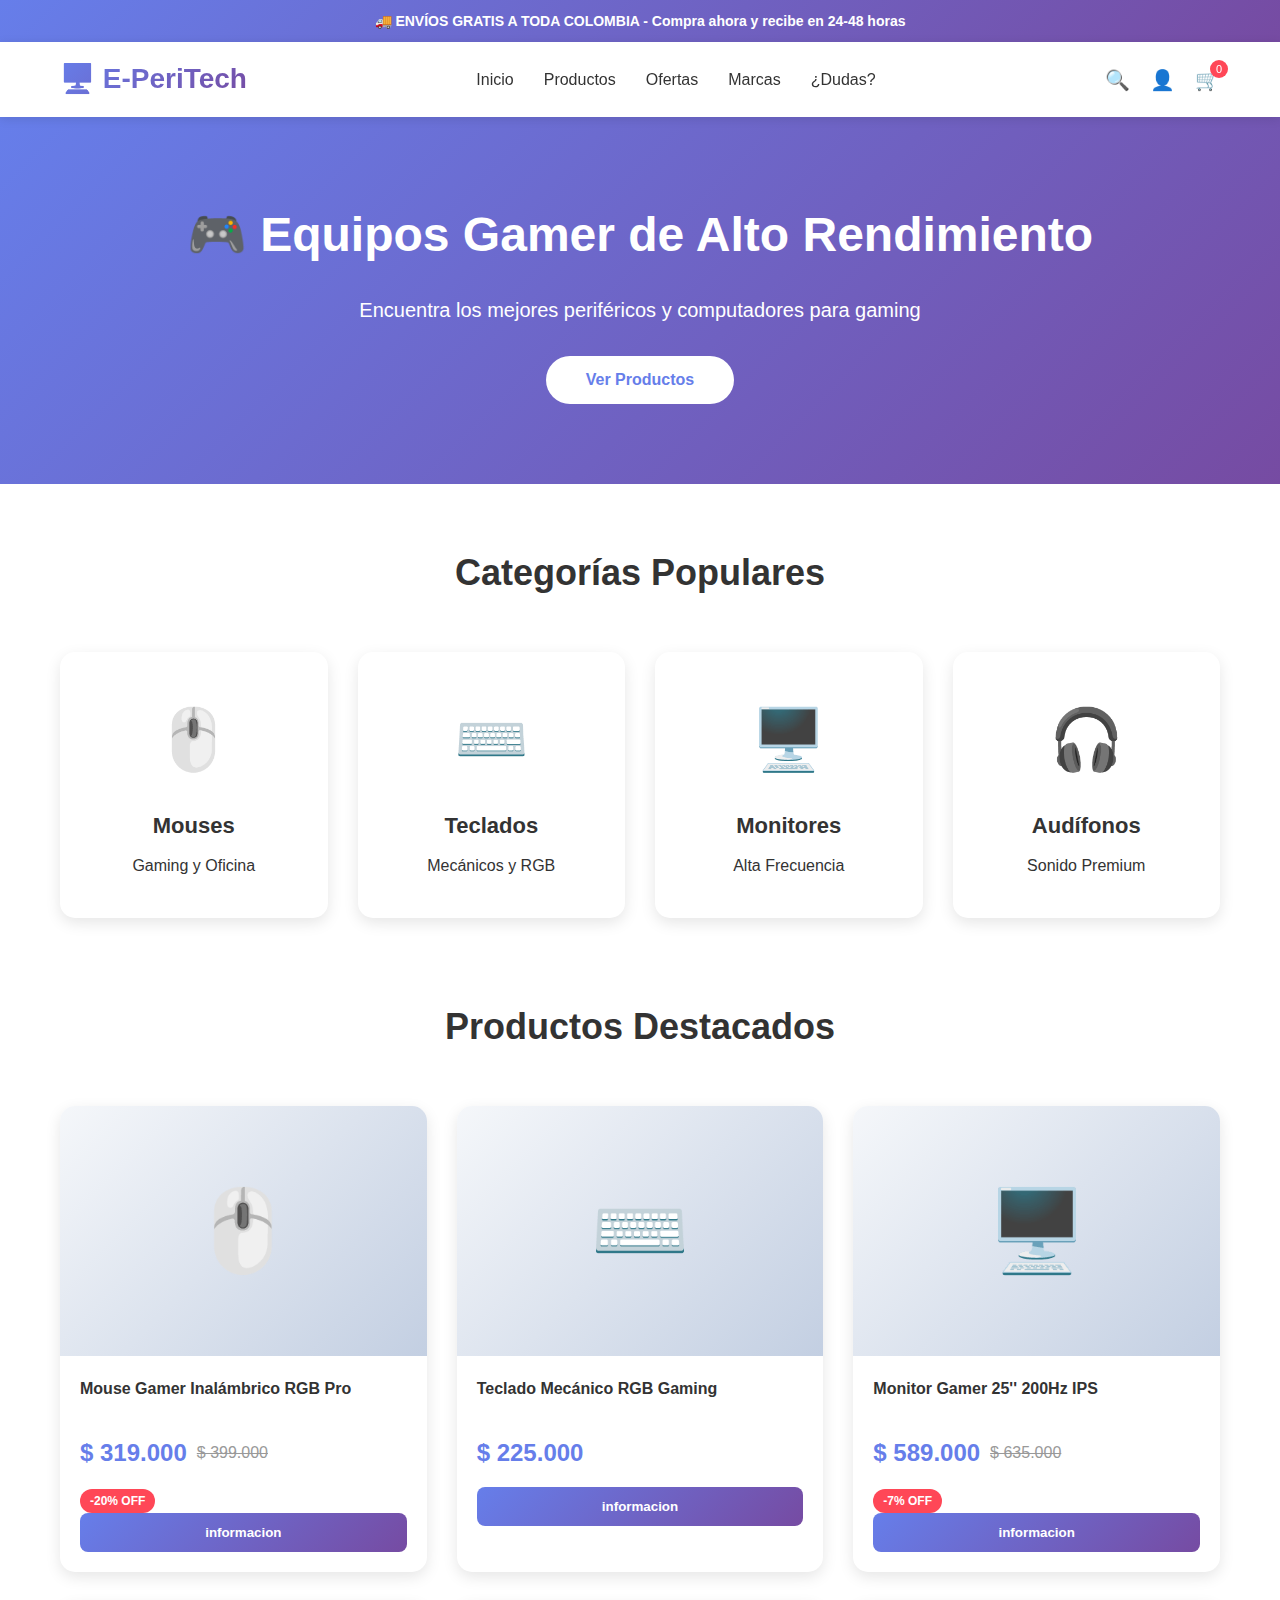
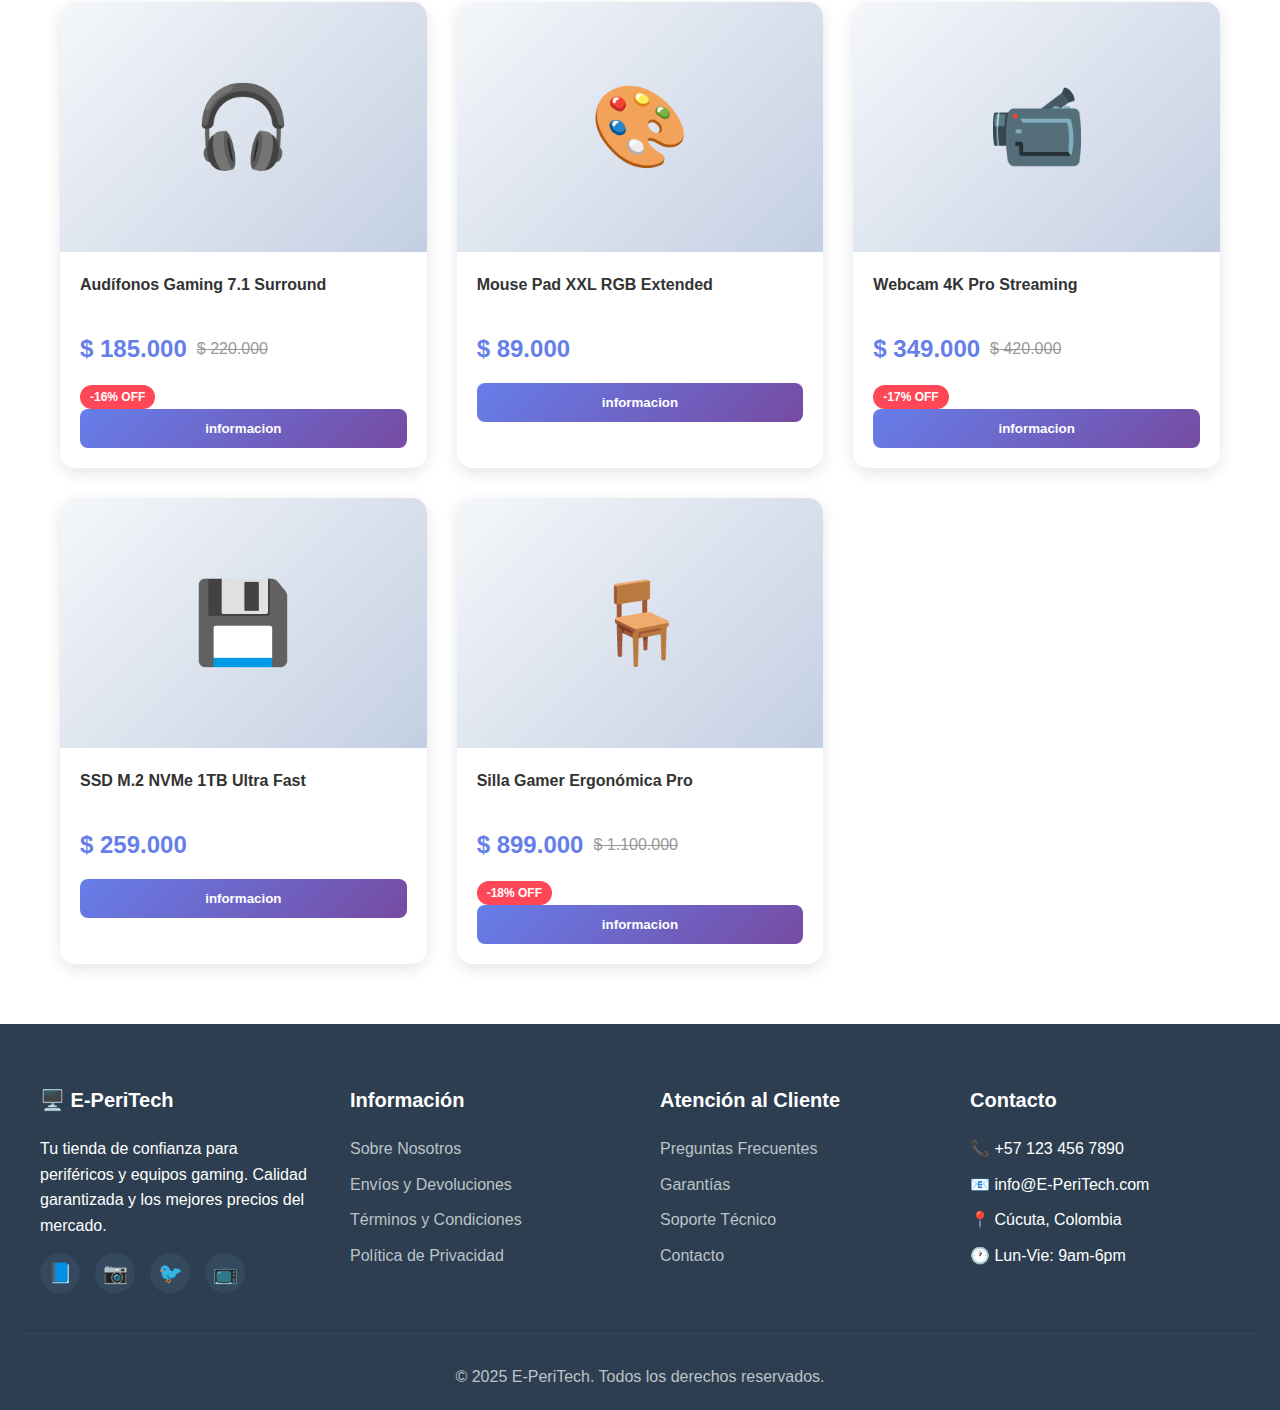
<file: index.html>
<!DOCTYPE html>
<html lang="es">
<head>
    <meta charset="UTF-8">
    <meta name="viewport" content="width=device-width, initial-scale=1.0">
    <title>SayTech - Periféricos y Computadores</title>
    <link rel="stylesheet" href="styles.css">
</head>
<body>
    <!-- Header Top -->
    <div class="header-top">
        🚚 ENVÍOS GRATIS A TODA COLOMBIA - Compra ahora y recibe en 24-48 horas
    </div>

    <!-- Header -->
    <header>
        <nav>
            <div class="logo">🖥️ E-PeriTech</div>
            
            <button class="mobile-menu-btn" onclick="toggleMenu()">☰</button>
            
            <ul class="nav-links" id="navLinks">
                <li><a href="index.html">Inicio</a></li>
                <li><a href="#productos">Productos</a></li>
                <li><a href="ofertas.html">Ofertas</a></li>
                <li><a href="marcas.html">Marcas</a></li>
                <li><a href="contacto.html">¿Dudas?</a></li>
            </ul>

            <div class="nav-icons">
                <button class="icon-btn" onclick="toggleSearch()">🔍</button>
                <button class="icon-btn" onclick="alert('Usuario')">👤</button>
                <button class="icon-btn" onclick="window.location.href='carrito.html'">
                    🛒
                    <span class="cart-count">0</span>
                </button>
            </div>
        </nav>
        
        <!-- Search Bar -->
        <div class="search-container" id="searchContainer">
            <div class="search-box">
                <input 
                    type="text" 
                    id="searchInput" 
                    placeholder="Buscar productos... (ej: mouse, teclado, monitor)" 
                    onkeyup="searchProducts()"
                >
                <button class="search-close-btn" onclick="toggleSearch()">✕</button>
            </div>
        </div>
    </header>

    <!-- Hero Banner -->
    <section class="hero">
        <h1>🎮 Equipos Gamer de Alto Rendimiento</h1>
        <p>Encuentra los mejores periféricos y computadores para gaming</p>
        <button class="btn-primary" onclick="scrollToProducts()">Ver Productos</button>
    </section>

    <!-- Categories -->
    <div class="container">
        <h2 class="section-title">Categorías Populares</h2>
        <div class="categories">
            <div class="category-card" onclick="filterCategory('mouse')">
                <div class="category-icon">🖱️</div>
                <h3>Mouses</h3>
                <p>Gaming y Oficina</p>
            </div>
            <div class="category-card" onclick="filterCategory('teclado')">
                <div class="category-icon">⌨️</div>
                <h3>Teclados</h3>
                <p>Mecánicos y RGB</p>
            </div>
            <div class="category-card" onclick="filterCategory('monitor')">
                <div class="category-icon">🖥️</div>
                <h3>Monitores</h3>
                <p>Alta Frecuencia</p>
            </div>
            <div class="category-card" onclick="filterCategory('audifonos')">
                <div class="category-icon">🎧</div>
                <h3>Audífonos</h3>
                <p>Sonido Premium</p>
            </div>
        </div>

        <!-- Products -->
        <h2 class="section-title" id="productos">Productos Destacados</h2>
        <div class="search-info" id="searchInfo"></div>
        <div class="products-grid" id="productsGrid">
            <!-- Products will be inserted here by JavaScript -->
        </div>
    </div>

    <!-- Footer -->
    <footer>
        <div class="footer-content">
            <div class="footer-section">
                <h3>🖥️ E-PeriTech</h3>
                <p>Tu tienda de confianza para periféricos y equipos gaming. Calidad garantizada y los mejores precios del mercado.</p>
                <div class="social-icons">
                    <div class="social-icon">📘</div>
                    <div class="social-icon">📷</div>
                    <div class="social-icon">🐦</div>
                    <div class="social-icon">📺</div>
                </div>
            </div>
            
            <div class="footer-section">
                <h3>Información</h3>
                <ul>
                    <li><a href="#">Sobre Nosotros</a></li>
                    <li><a href="#">Envíos y Devoluciones</a></li>
                    <li><a href="#">Términos y Condiciones</a></li>
                    <li><a href="#">Política de Privacidad</a></li>
                </ul>
            </div>
            
            <div class="footer-section">
                <h3>Atención al Cliente</h3>
                <ul>
                    <li><a href="#">Preguntas Frecuentes</a></li>
                    <li><a href="#">Garantías</a></li>
                    <li><a href="#">Soporte Técnico</a></li>
                    <li><a href="#">Contacto</a></li>
                </ul>
            </div>
            
            <div class="footer-section">
                <h3>Contacto</h3>
                <ul>
                    <li>📞 +57 123 456 7890</li>
                    <li>📧 info@E-PeriTech.com</li>
                    <li>📍 Cúcuta, Colombia</li>
                    <li>🕐 Lun-Vie: 9am-6pm</li>
                </ul>
            </div>
        </div>
        
        <div class="footer-bottom">
            <p>&copy; 2025 E-PeriTech. Todos los derechos reservados.</p>
        </div>
    </footer>

    <script src="script.js"></script>
</body>
</html>
</file>
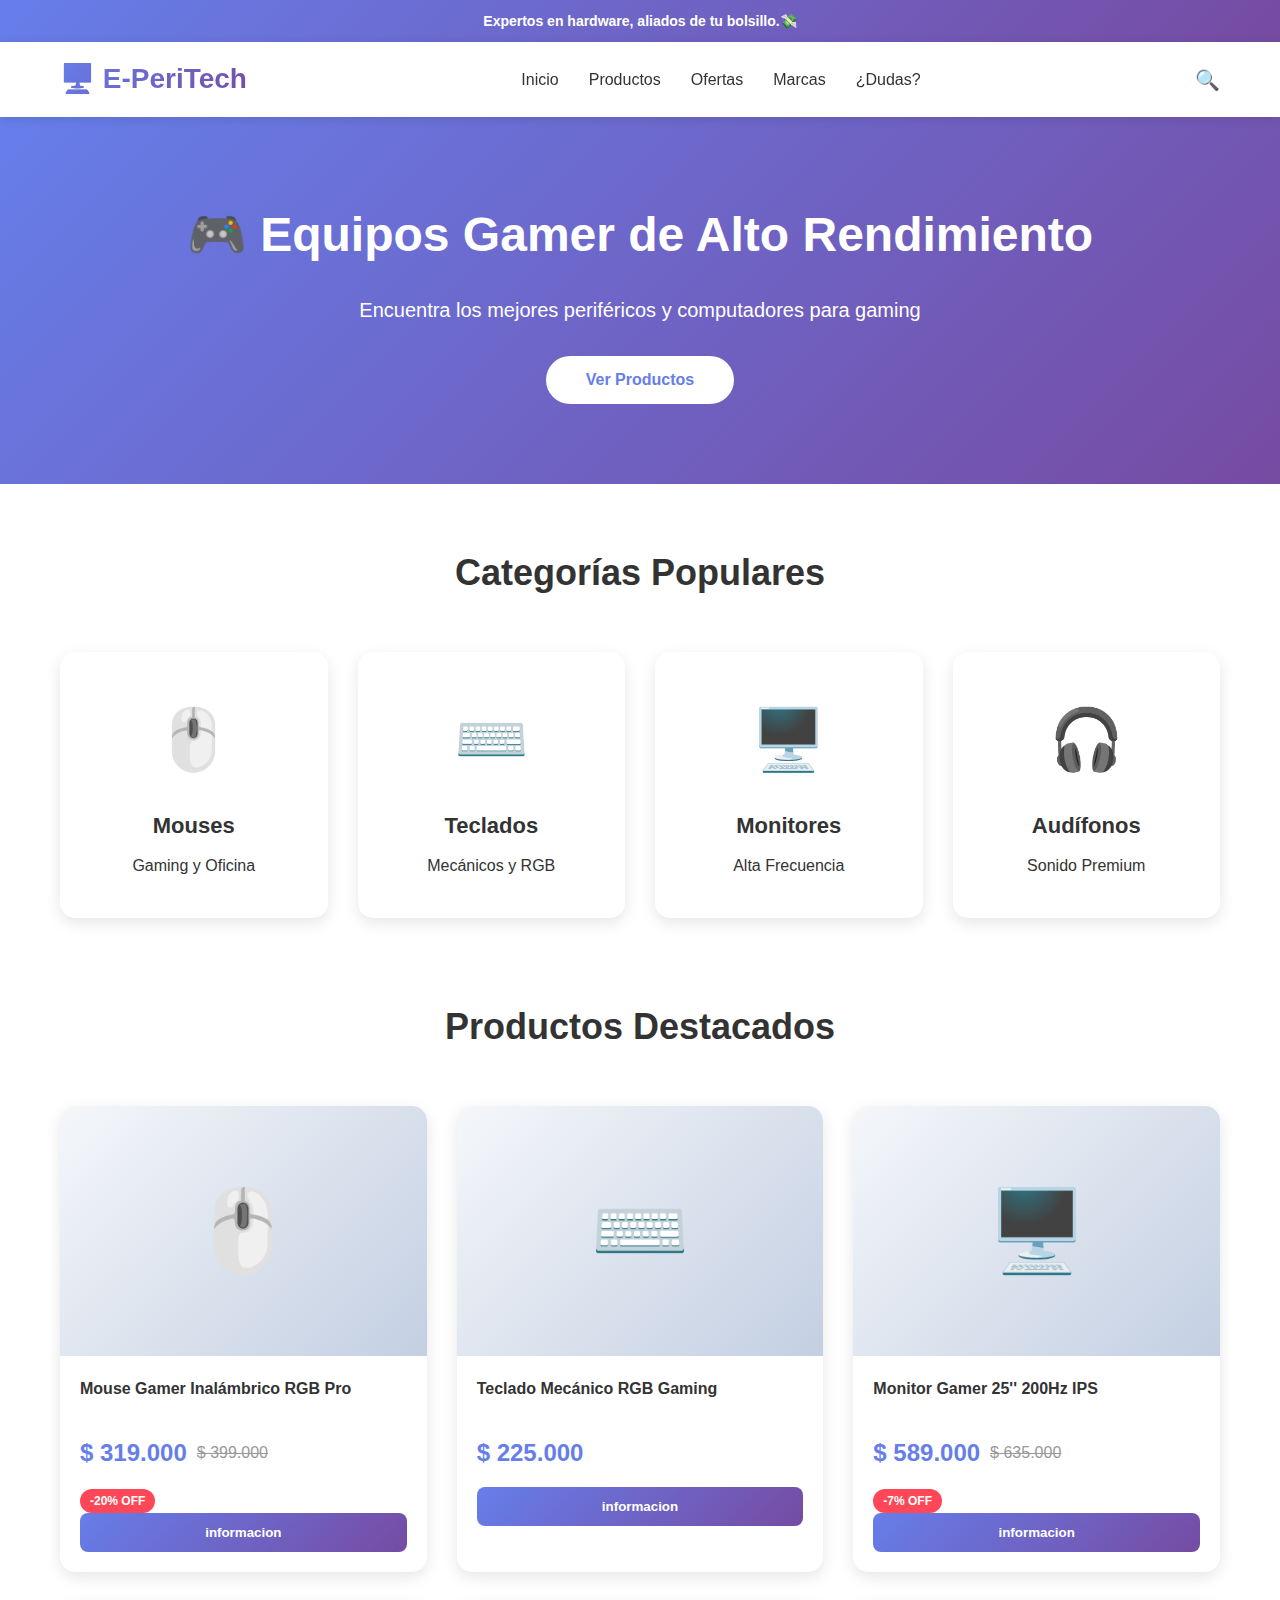
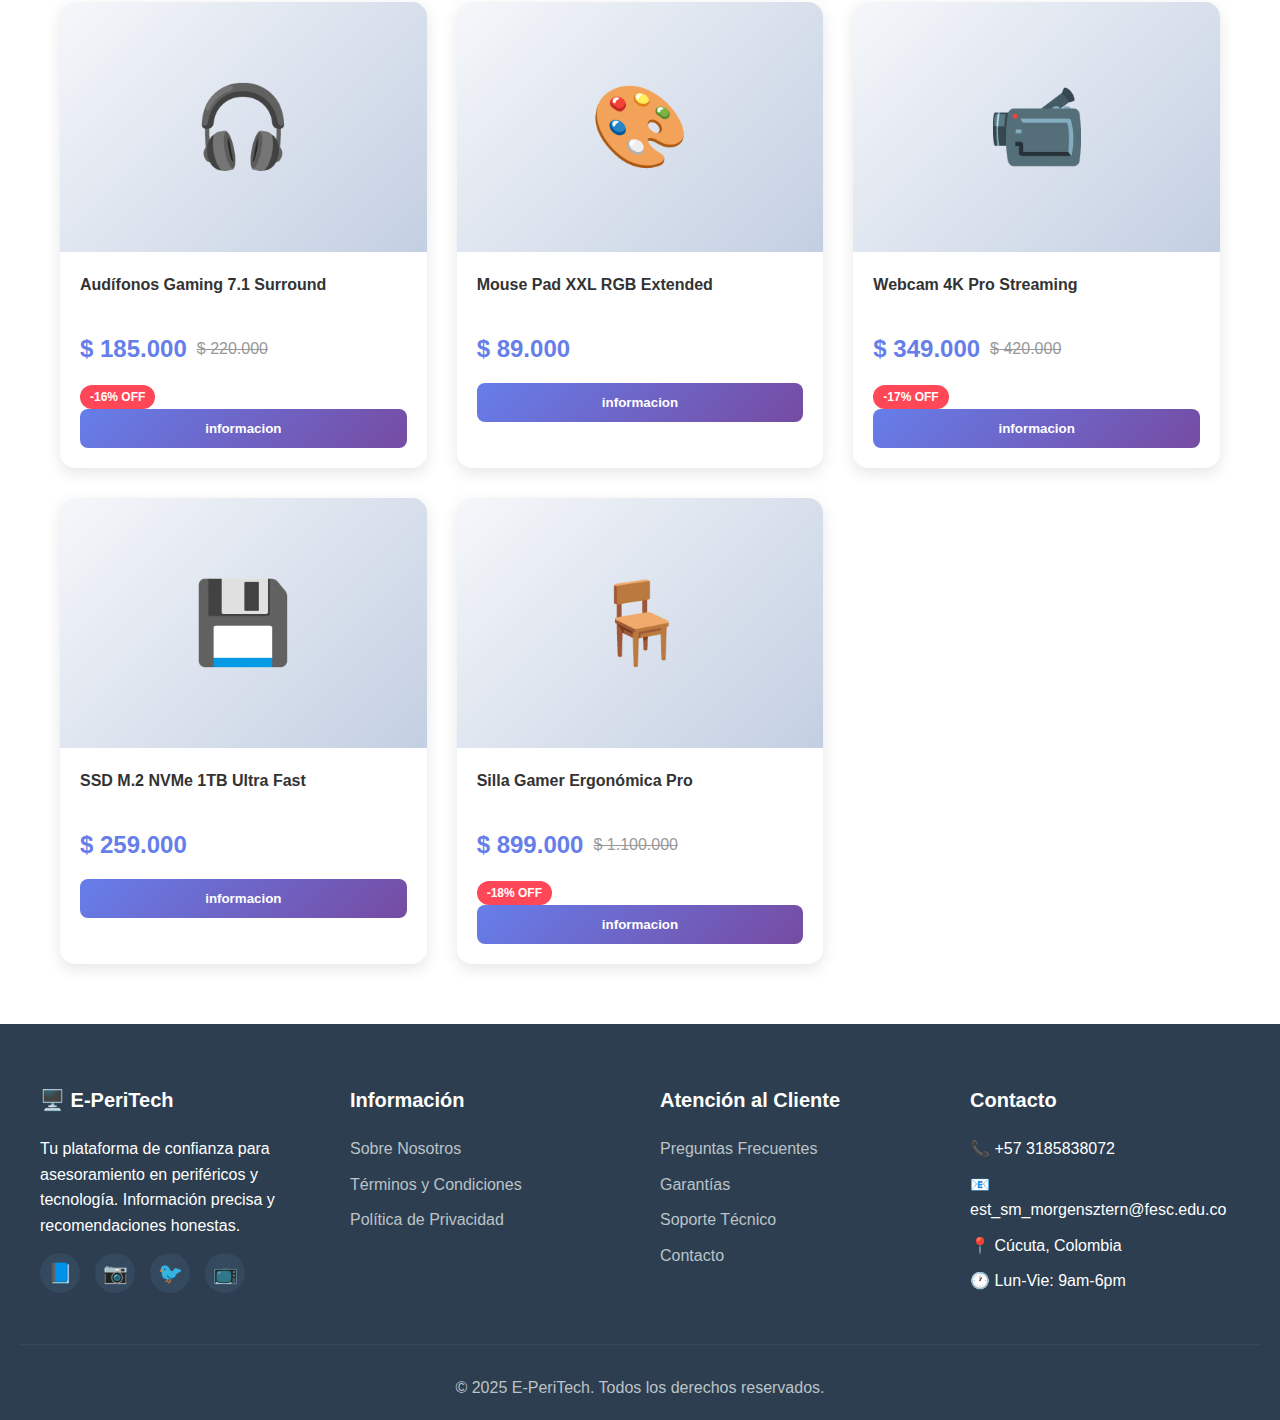
<file: busqueda.html>
<!DOCTYPE html>
<html lang="es">
<head>
    <meta charset="UTF-8">
    <meta name="viewport" content="width=device-width, initial-scale=1.0">
    <title>E-PeriTech - Periféricos y Computadores</title>
    <link rel="stylesheet" href="styles.css">
</head>
<body>
    <!-- Header Top -->
    <div class="header-top">
        Expertos en hardware, aliados de tu bolsillo.💸
    </div>

    <!-- Header -->
    <header>
        <nav>
            <div class="logo">🖥️ E-PeriTech</div>
            
            <button class="mobile-menu-btn" onclick="toggleMenu()">☰</button>
            
            <ul class="nav-links" id="navLinks">
                <li><a href="index.html">Inicio</a></li>
                <li><a href="producto.html">Productos</a></li>
                <li><a href="ofertas.html">Ofertas</a></li>
                <li><a href="marcas.html">Marcas</a></li>
                <li><a href="contacto.html">¿Dudas?</a></li>
            </ul>

            <div class="nav-icons">
                <button class="icon-btn" onclick="toggleSearch()">🔍</button>
                </button>
            </div>
        </nav>
    </header>

    <!-- Hero Banner -->
    <section class="hero">
        <h1>🎮 Equipos Gamer de Alto Rendimiento</h1>
        <p>Encuentra los mejores periféricos y computadores para gaming</p>
        <button class="btn-primary" onclick="scrollToProducts()">Ver Productos</button>
    </section>

    <!-- Categories -->
    <div class="container">
        <h2 class="section-title">Categorías Populares</h2>
        <div class="categories">
            <div class="category-card" onclick="filterCategory('mouse')">
                <div class="category-icon">🖱️</div>
                <h3>Mouses</h3>
                <p>Gaming y Oficina</p>
            </div>
            <div class="category-card" onclick="filterCategory('teclado')">
                <div class="category-icon">⌨️</div>
                <h3>Teclados</h3>
                <p>Mecánicos y RGB</p>
            </div>
            <div class="category-card" onclick="filterCategory('monitor')">
                <div class="category-icon">🖥️</div>
                <h3>Monitores</h3>
                <p>Alta Frecuencia</p>
            </div>
            <div class="category-card" onclick="filterCategory('audifonos')">
                <div class="category-icon">🎧</div>
                <h3>Audífonos</h3>
                <p>Sonido Premium</p>
            </div>
        </div>

        <!-- Products -->
        <h2 class="section-title" id="productos">Productos Destacados</h2>
        <div class="products-grid" id="productsGrid">
            <!-- Products will be inserted here by JavaScript -->
        </div>
    </div>

    <!-- Footer -->
    <footer>
        <div class="footer-content">
            <div class="footer-section">
                <h3>🖥️ E-PeriTech</h3>
                <p>Tu plataforma de confianza para asesoramiento en periféricos y tecnología. Información precisa y recomendaciones honestas.</p>
                <div class="social-icons">
                    <div class="social-icon">📘</div>
                    <div class="social-icon">📷</div>
                    <div class="social-icon">🐦</div>
                    <div class="social-icon">📺</div>
                </div>
            </div>
            
            <div class="footer-section">
                <h3>Información</h3>
                <ul>
                    <li><a href="nosotros.html">Sobre Nosotros</a></li>
                    <li><a href="terminos.html">Términos y Condiciones</a></li>
                    <li><a href="faq.html">Política de Privacidad</a></li>
                </ul>
            </div>
            
            <div class="footer-section">
                <h3>Atención al Cliente</h3>
                <ul>
                    <li><a href="#">Preguntas Frecuentes</a></li>
                    <li><a href="#">Garantías</a></li>
                    <li><a href="#">Soporte Técnico</a></li>
                    <li><a href="#">Contacto</a></li>
                </ul>
            </div>
            
            <div class="footer-section">
                <h3>Contacto</h3>
                <ul>
                    <li>📞 +57 3185838072</li>
                    <li>📧est_sm_morgensztern@fesc.edu.co</li>
                    <li>📍 Cúcuta, Colombia</li>
                    <li>🕐 Lun-Vie: 9am-6pm</li>
                </ul>
            </div>
        </div>
        
        <div class="footer-bottom">
            <p>&copy; 2025 E-PeriTech. Todos los derechos reservados.</p>
        </div>
    </footer>

    <script src="script.js"></script>
</body>
</html>
</file>
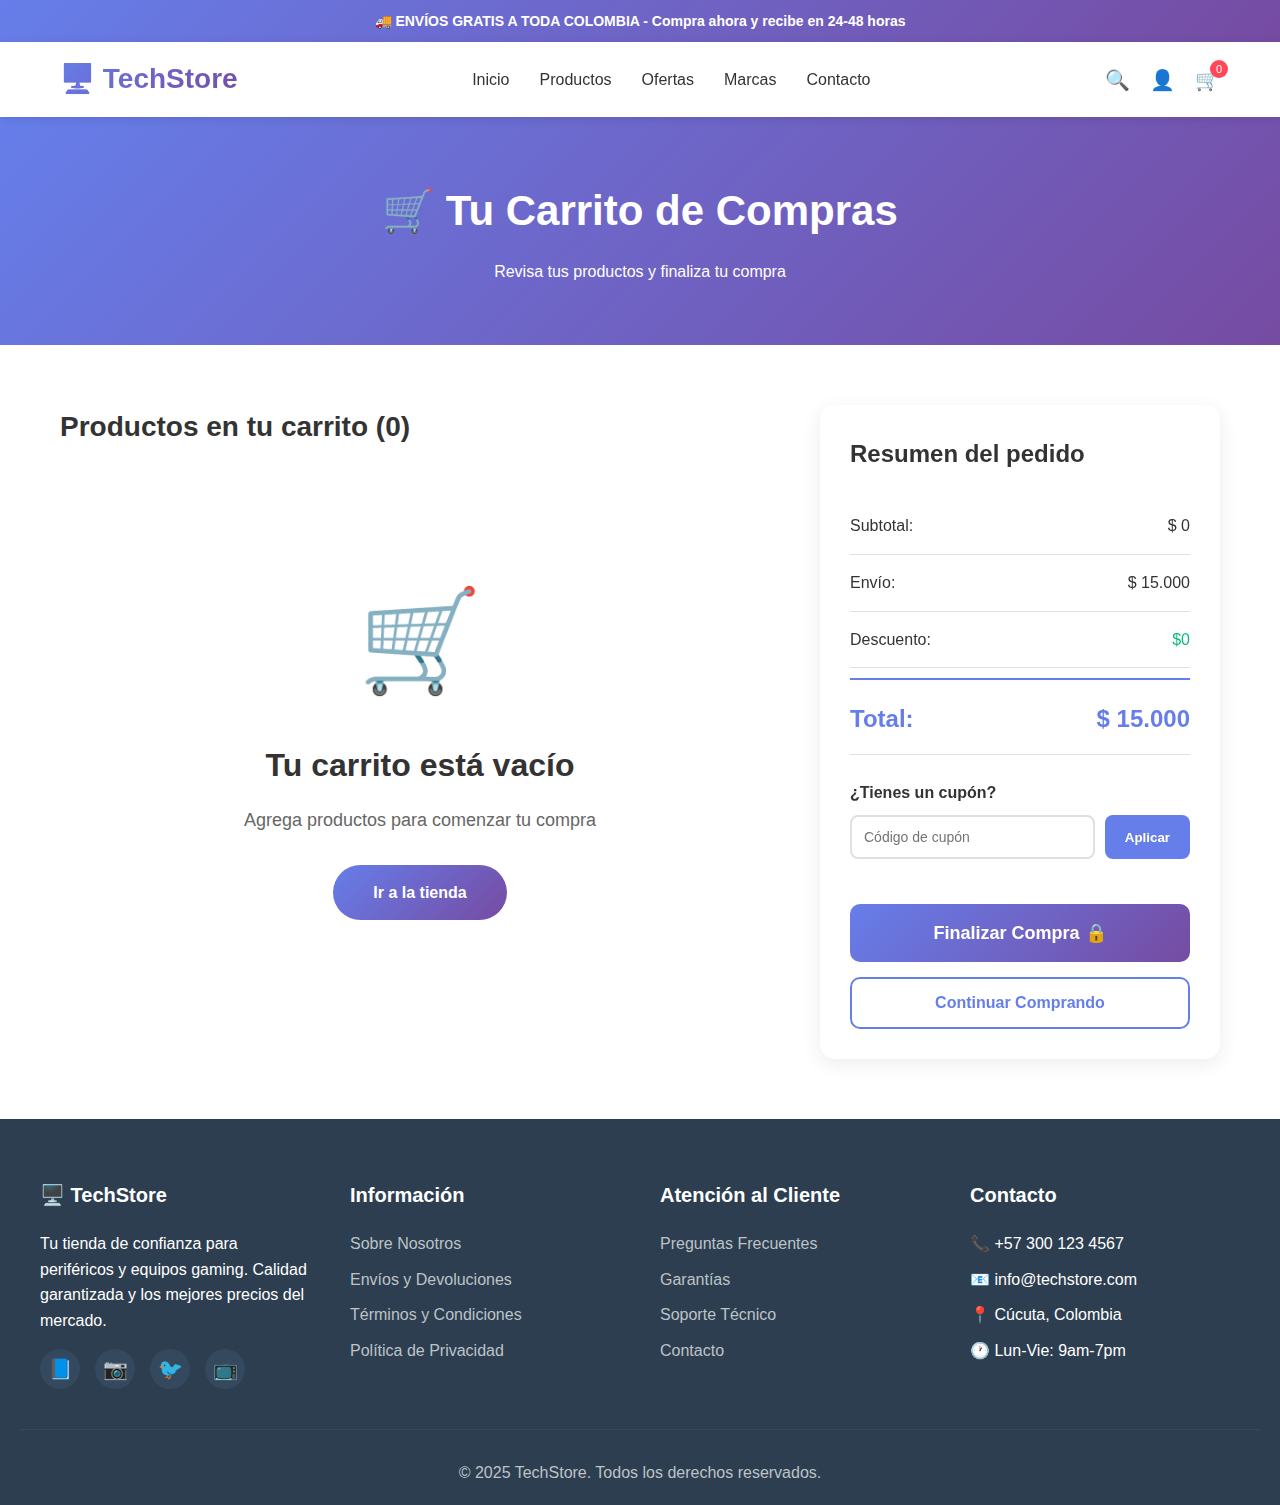
<file: carrito.html>
<!DOCTYPE html>
<html lang="es">
<head>
    <meta charset="UTF-8">
    <meta name="viewport" content="width=device-width, initial-scale=1.0">
    <title>Carrito de Compras - TechStore</title>
    <link rel="stylesheet" href="styles.css">
    <style>
        /* Estilos específicos para el carrito */
        .cart-hero {
            background: linear-gradient(135deg, #667eea 0%, #764ba2 100%);
            color: white;
            padding: 60px 20px;
            text-align: center;
        }

        .cart-hero h1 {
            font-size: 42px;
            margin-bottom: 15px;
        }

        .cart-container {
            max-width: 1200px;
            margin: 0 auto;
            padding: 60px 20px;
        }

        .cart-layout {
            display: grid;
            grid-template-columns: 1fr 400px;
            gap: 40px;
        }

        /* Items del carrito */
        .cart-items {
            background: white;
        }

        .cart-items h2 {
            font-size: 28px;
            margin-bottom: 30px;
            color: #333;
        }

        .cart-item {
            display: grid;
            grid-template-columns: 120px 1fr auto;
            gap: 20px;
            padding: 20px;
            background: white;
            border-radius: 15px;
            box-shadow: 0 2px 10px rgba(0,0,0,0.08);
            margin-bottom: 20px;
            transition: box-shadow 0.3s;
        }

        .cart-item:hover {
            box-shadow: 0 5px 20px rgba(0,0,0,0.12);
        }

        .cart-item-image {
            width: 120px;
            height: 120px;
            background: linear-gradient(135deg, #f5f7fa 0%, #c3cfe2 100%);
            border-radius: 10px;
            display: flex;
            align-items: center;
            justify-content: center;
            font-size: 50px;
        }

        .cart-item-details {
            display: flex;
            flex-direction: column;
            justify-content: space-between;
        }

        .cart-item-title {
            font-size: 18px;
            font-weight: 600;
            color: #333;
            margin-bottom: 8px;
        }

        .cart-item-price {
            font-size: 24px;
            font-weight: bold;
            color: #667eea;
            margin-bottom: 15px;
        }

        .cart-item-quantity {
            display: flex;
            align-items: center;
            gap: 15px;
        }

        .quantity-btn {
            width: 35px;
            height: 35px;
            border: 2px solid #667eea;
            background: white;
            color: #667eea;
            border-radius: 8px;
            font-size: 18px;
            font-weight: bold;
            cursor: pointer;
            transition: all 0.3s;
        }

        .quantity-btn:hover {
            background: #667eea;
            color: white;
        }

        .quantity-value {
            font-size: 18px;
            font-weight: 600;
            min-width: 40px;
            text-align: center;
        }

        .cart-item-actions {
            display: flex;
            flex-direction: column;
            justify-content: space-between;
            align-items: flex-end;
        }

        .item-total {
            font-size: 22px;
            font-weight: bold;
            color: #333;
        }

        .btn-remove {
            background: #ff4757;
            color: white;
            border: none;
            padding: 8px 16px;
            border-radius: 8px;
            font-size: 14px;
            cursor: pointer;
            transition: background 0.3s;
        }

        .btn-remove:hover {
            background: #ff3838;
        }

        .empty-cart {
            text-align: center;
            padding: 80px 20px;
        }

        .empty-cart-icon {
            font-size: 100px;
            margin-bottom: 20px;
        }

        .empty-cart h2 {
            font-size: 32px;
            margin-bottom: 15px;
            color: #333;
        }

        .empty-cart p {
            font-size: 18px;
            color: #666;
            margin-bottom: 30px;
        }

        .btn-shop {
            background: linear-gradient(135deg, #667eea 0%, #764ba2 100%);
            color: white;
            padding: 15px 40px;
            border: none;
            border-radius: 30px;
            font-size: 16px;
            font-weight: bold;
            cursor: pointer;
            text-decoration: none;
            display: inline-block;
            transition: transform 0.3s;
        }

        .btn-shop:hover {
            transform: translateY(-3px);
        }

        /* Resumen del carrito */
        .cart-summary {
            background: white;
            padding: 30px;
            border-radius: 15px;
            box-shadow: 0 5px 20px rgba(0,0,0,0.08);
            height: fit-content;
            position: sticky;
            top: 100px;
        }

        .cart-summary h2 {
            font-size: 24px;
            margin-bottom: 25px;
            color: #333;
        }

        .summary-row {
            display: flex;
            justify-content: space-between;
            padding: 15px 0;
            border-bottom: 1px solid #e0e0e0;
            font-size: 16px;
        }

        .summary-row:last-child {
            border-bottom: none;
        }

        .summary-row.total {
            font-size: 24px;
            font-weight: bold;
            color: #667eea;
            margin-top: 10px;
            padding-top: 20px;
            border-top: 2px solid #667eea;
        }

        .coupon-section {
            margin: 25px 0;
        }

        .coupon-input {
            display: flex;
            gap: 10px;
            margin-top: 10px;
        }

        .coupon-input input {
            flex: 1;
            padding: 12px;
            border: 2px solid #e0e0e0;
            border-radius: 8px;
            font-size: 14px;
        }

        .btn-coupon {
            background: #667eea;
            color: white;
            border: none;
            padding: 12px 20px;
            border-radius: 8px;
            font-weight: bold;
            cursor: pointer;
            white-space: nowrap;
        }

        .btn-checkout {
            width: 100%;
            background: linear-gradient(135deg, #667eea 0%, #764ba2 100%);
            color: white;
            border: none;
            padding: 18px;
            border-radius: 10px;
            font-size: 18px;
            font-weight: bold;
            cursor: pointer;
            transition: transform 0.3s, box-shadow 0.3s;
            margin-top: 20px;
        }

        .btn-checkout:hover {
            transform: translateY(-3px);
            box-shadow: 0 10px 25px rgba(102, 126, 234, 0.3);
        }

        .btn-continue {
            width: 100%;
            background: white;
            color: #667eea;
            border: 2px solid #667eea;
            padding: 15px;
            border-radius: 10px;
            font-size: 16px;
            font-weight: bold;
            cursor: pointer;
            margin-top: 15px;
            transition: all 0.3s;
        }

        .btn-continue:hover {
            background: #667eea;
            color: white;
        }

        .free-shipping-banner {
            background: linear-gradient(135deg, #10b981 0%, #059669 100%);
            color: white;
            padding: 15px;
            border-radius: 10px;
            text-align: center;
            margin-bottom: 20px;
            font-weight: 600;
        }

        .shipping-progress {
            background: #e0e0e0;
            height: 8px;
            border-radius: 10px;
            margin-top: 10px;
            overflow: hidden;
        }

        .shipping-progress-bar {
            height: 100%;
            background: white;
            border-radius: 10px;
            transition: width 0.3s;
        }

        /* Responsive */
        @media (max-width: 1024px) {
            .cart-layout {
                grid-template-columns: 1fr;
            }

            .cart-summary {
                position: static;
            }
        }

        @media (max-width: 768px) {
            .cart-item {
                grid-template-columns: 80px 1fr;
                gap: 15px;
            }

            .cart-item-image {
                width: 80px;
                height: 80px;
                font-size: 35px;
            }

            .cart-item-actions {
                grid-column: 1 / -1;
                flex-direction: row;
                justify-content: space-between;
                align-items: center;
                margin-top: 15px;
            }

            .cart-hero h1 {
                font-size: 32px;
            }
        }
    </style>
</head>
<body>
    <!-- Header Top -->
    <div class="header-top">
        🚚 ENVÍOS GRATIS A TODA COLOMBIA - Compra ahora y recibe en 24-48 horas
    </div>

    <!-- Header -->
    <header>
        <nav>
            <div class="logo">🖥️ TechStore</div>
            
            <button class="mobile-menu-btn" onclick="toggleMenu()">☰</button>
            
            <ul class="nav-links" id="navLinks">
                <li><a href="index.html">Inicio</a></li>
                <li><a href="index.html#productos">Productos</a></li>
                <li><a href="index.html#ofertas">Ofertas</a></li>
                <li><a href="index.html#marcas">Marcas</a></li>
                <li><a href="contacto.html">Contacto</a></li>
            </ul>

            <div class="nav-icons">
                <button class="icon-btn" onclick="window.location.href='index.html'">🔍</button>
                <button class="icon-btn" onclick="alert('Usuario')">👤</button>
                <button class="icon-btn" onclick="window.location.href='carrito.html'">
                    🛒
                    <span class="cart-count" id="headerCartCount">0</span>
                </button>
            </div>
        </nav>
    </header>

    <!-- Hero del Carrito -->
    <section class="cart-hero">
        <h1>🛒 Tu Carrito de Compras</h1>
        <p>Revisa tus productos y finaliza tu compra</p>
    </section>

    <!-- Contenedor del Carrito -->
    <div class="cart-container">
        <div class="cart-layout">
            <!-- Items del carrito -->
            <div class="cart-items">
                <h2>Productos en tu carrito (<span id="itemCount">0</span>)</h2>
                <div id="cartItemsContainer">
                    <!-- Los items se cargarán aquí dinámicamente -->
                </div>
            </div>

            <!-- Resumen del carrito -->
            <div class="cart-summary">
                <h2>Resumen del pedido</h2>
                
                <div id="shippingBanner" class="free-shipping-banner" style="display: none;">
                    <div>🎉 ¡Envío GRATIS!</div>
                    <div style="font-size: 14px; margin-top: 5px;">Has alcanzado el monto mínimo</div>
                </div>

                <div id="shippingProgress" style="display: none;">
                    <div style="font-size: 14px; margin-bottom: 5px; color: #666;">
                        Te faltan <strong id="amountNeeded">$0</strong> para envío gratis
                    </div>
                    <div class="shipping-progress">
                        <div class="shipping-progress-bar" id="progressBar"></div>
                    </div>
                </div>

                <div class="summary-row">
                    <span>Subtotal:</span>
                    <span id="subtotal">$0</span>
                </div>
                <div class="summary-row">
                    <span>Envío:</span>
                    <span id="shipping">$0</span>
                </div>
                <div class="summary-row">
                    <span>Descuento:</span>
                    <span id="discount" style="color: #10b981;">$0</span>
                </div>
                <div class="summary-row total">
                    <span>Total:</span>
                    <span id="total">$0</span>
                </div>

                <div class="coupon-section">
                    <label style="font-weight: 600; color: #333;">¿Tienes un cupón?</label>
                    <div class="coupon-input">
                        <input type="text" id="couponCode" placeholder="Código de cupón">
                        <button class="btn-coupon" onclick="applyCoupon()">Aplicar</button>
                    </div>
                </div>

                <button class="btn-checkout" onclick="checkout()">Finalizar Compra 🔒</button>
                <button class="btn-continue" onclick="window.location.href='index.html'">Continuar Comprando</button>
            </div>
        </div>
    </div>

    <!-- Footer -->
    <footer>
        <div class="footer-content">
            <div class="footer-section">
                <h3>🖥️ TechStore</h3>
                <p>Tu tienda de confianza para periféricos y equipos gaming. Calidad garantizada y los mejores precios del mercado.</p>
                <div class="social-icons">
                    <div class="social-icon">📘</div>
                    <div class="social-icon">📷</div>
                    <div class="social-icon">🐦</div>
                    <div class="social-icon">📺</div>
                </div>
            </div>
            
            <div class="footer-section">
                <h3>Información</h3>
                <ul>
                    <li><a href="#">Sobre Nosotros</a></li>
                    <li><a href="#">Envíos y Devoluciones</a></li>
                    <li><a href="#">Términos y Condiciones</a></li>
                    <li><a href="#">Política de Privacidad</a></li>
                </ul>
            </div>
            
            <div class="footer-section">
                <h3>Atención al Cliente</h3>
                <ul>
                    <li><a href="#">Preguntas Frecuentes</a></li>
                    <li><a href="#">Garantías</a></li>
                    <li><a href="#">Soporte Técnico</a></li>
                    <li><a href="contacto.html">Contacto</a></li>
                </ul>
            </div>
            
            <div class="footer-section">
                <h3>Contacto</h3>
                <ul>
                    <li>📞 +57 300 123 4567</li>
                    <li>📧 info@techstore.com</li>
                    <li>📍 Cúcuta, Colombia</li>
                    <li>🕐 Lun-Vie: 9am-7pm</li>
                </ul>
            </div>
        </div>
        
        <div class="footer-bottom">
            <p>&copy; 2025 TechStore. Todos los derechos reservados.</p>
        </div>
    </footer>

    <script src="cart.js"></script>
</body>
</html>
</file>
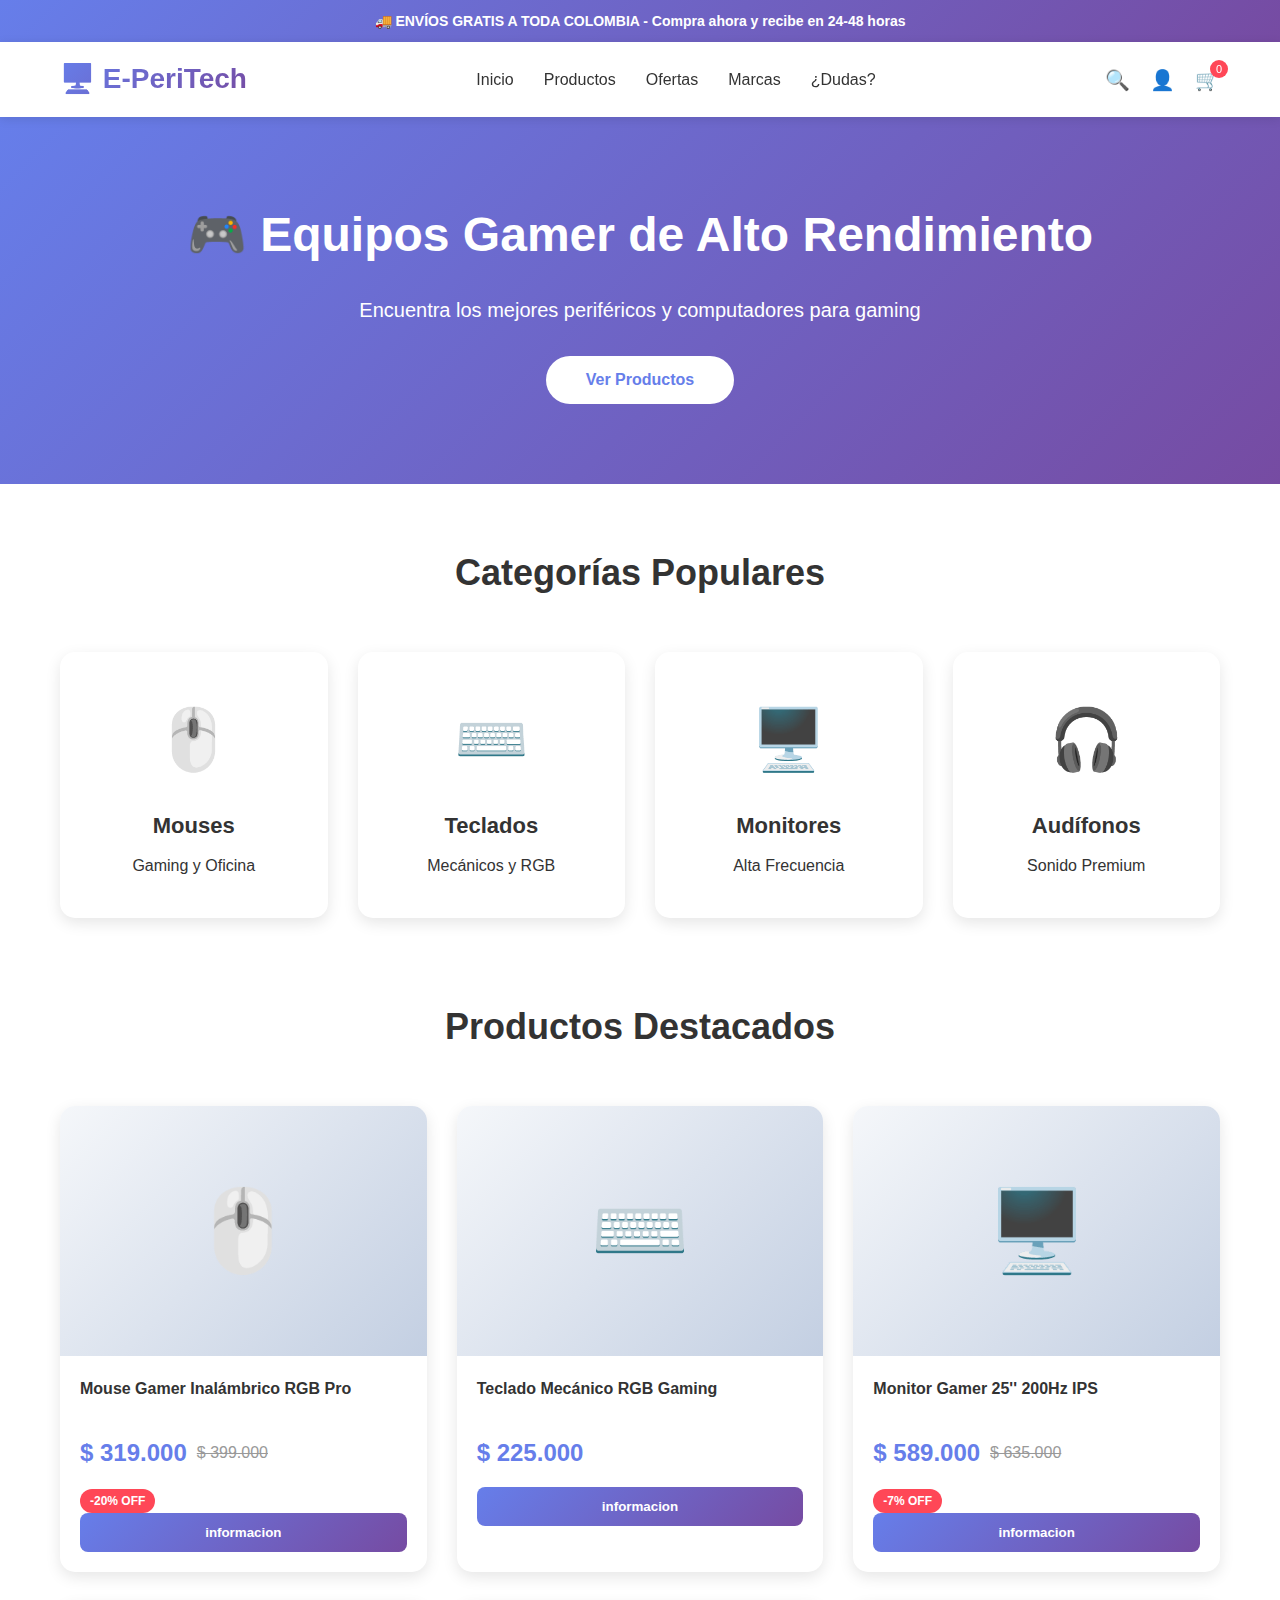
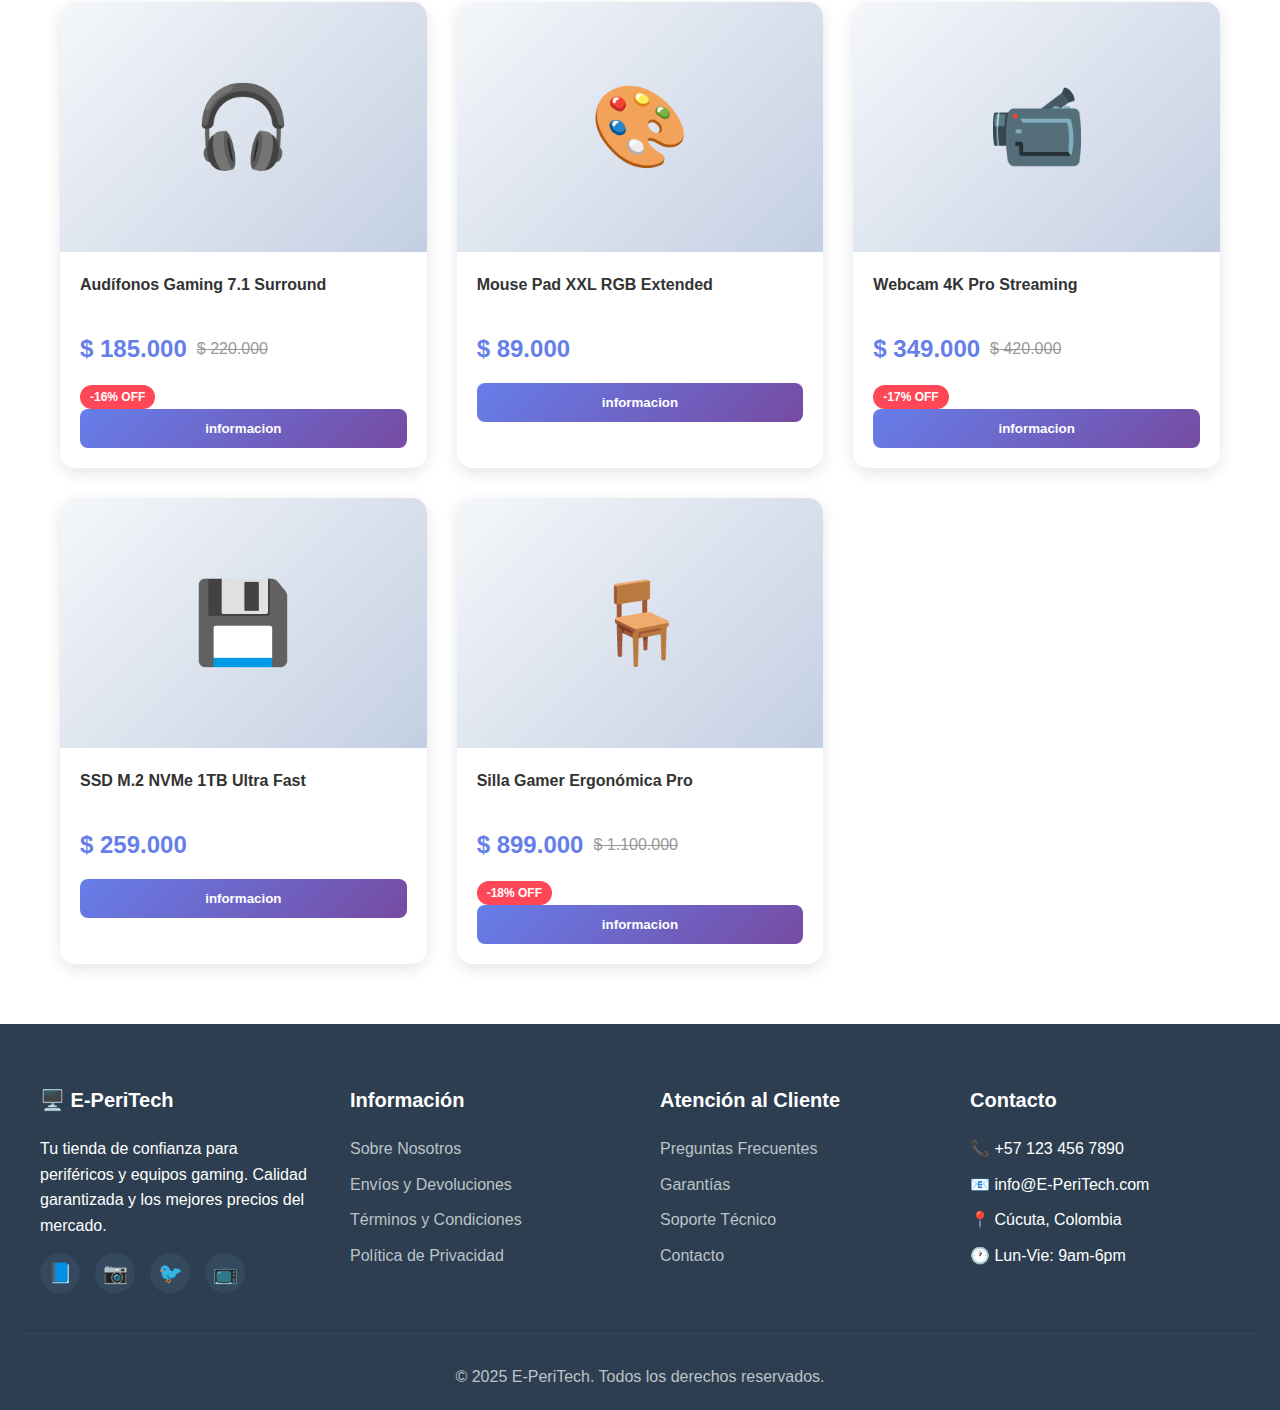
<file: comparar.html>
<!DOCTYPE html>
<html lang="es">
<head>
    <meta charset="UTF-8">
    <meta name="viewport" content="width=device-width, initial-scale=1.0">
    <title>Comparar Productos - TechStore</title>
    <link rel="stylesheet" href="styles.css">
    <style>
        .compare-hero {
            background: linear-gradient(135deg, #667eea 0%, #764ba2 100%);
            color: white;
            padding: 60px 20px;
            text-align: center;
        }

        .compare-hero h1 {
            font-size: 42px;
            margin-bottom: 15px;
        }

        .compare-container {
            max-width: 1400px;
            margin: 0 auto;
            padding: 60px 20px;
        }

        .compare-intro {
            text-align: center;
            margin-bottom: 40px;
        }

        .compare-intro p {
            font-size: 18px;
            color: #666;
        }

        .compare-table-wrapper {
            overflow-x: auto;
            background: white;
            border-radius: 20px;
            box-shadow: 0 5px 20px rgba(0,0,0,0.08);
            padding: 30px;
        }

        .compare-table {
            width: 100%;
            border-collapse: separate;
            border-spacing: 0 15px;
        }

        .compare-header {
            background: linear-gradient(135deg, #f8f9fa 0%, #e9ecef 100%);
            border-radius: 15px;
        }

        .compare-header th {
            padding: 30px 20px;
            text-align: center;
            position: relative;
        }

        .product-compare-card {
            display: flex;
            flex-direction: column;
            align-items: center;
            gap: 15px;
        }

        .product-compare-image {
            width: 120px;
            height: 120px;
            background: linear-gradient(135deg, #f5f7fa 0%, #c3cfe2 100%);
            border-radius: 15px;
            display: flex;
            align-items: center;
            justify-content: center;
            font-size: 60px;
        }

        .product-compare-name {
            font-size: 16px;
            font-weight: 600;
            color: #333;
            text-align: center;
        }

        .product-compare-price {
            font-size: 24px;
            font-weight: bold;
            color: #667eea;
        }

        .btn-remove-compare {
            background: #ff4757;
            color: white;
            border: none;
            padding: 8px 16px;
            border-radius: 8px;
            font-size: 14px;
            cursor: pointer;
            margin-top: 10px;
        }

        .compare-row {
            border-bottom: 1px solid #e0e0e0;
        }

        .compare-row td {
            padding: 20px;
            text-align: center;
            vertical-align: top;
        }

        .spec-label {
            font-weight: 600;
            color: #333;
            background: #f8f9fa;
            padding: 20px;
            border-radius: 10px;
            text-align: left;
        }

        .spec-value {
            color: #666;
            line-height: 1.6;
        }

        .spec-value.highlight {
            color: #10b981;
            font-weight: 600;
        }

        .empty-compare {
            text-align: center;
            padding: 80px 20px;
        }

        .empty-icon {
            font-size: 100px;
            margin-bottom: 20px;
        }

        .empty-compare h2 {
            font-size: 32px;
            color: #333;
            margin-bottom: 15px;
        }

        .empty-compare p {
            font-size: 18px;
            color: #666;
            margin-bottom: 30px;
        }

        .add-products-section {
            background: #f8f9fa;
            padding: 40px;
            border-radius: 15px;
            margin-top: 40px;
        }

        .add-products-section h3 {
            font-size: 24px;
            text-align: center;
            margin-bottom: 30px;
            color: #333;
        }

        .products-quick-add {
            display: grid;
            grid-template-columns: repeat(auto-fill, minmax(200px, 1fr));
            gap: 20px;
        }

        .quick-add-card {
            background: white;
            padding: 20px;
            border-radius: 12px;
            text-align: center;
            cursor: pointer;
            transition: transform 0.3s, box-shadow 0.3s;
            box-shadow: 0 2px 10px rgba(0,0,0,0.05);
        }

        .quick-add-card:hover {
            transform: translateY(-5px);
            box-shadow: 0 5px 20px rgba(0,0,0,0.1);
        }

        .quick-add-icon {
            font-size: 50px;
            margin-bottom: 10px;
        }

        .quick-add-name {
            font-size: 14px;
            font-weight: 600;
            color: #333;
            margin-bottom: 8px;
        }

        .quick-add-price {
            font-size: 16px;
            color: #667eea;
            font-weight: bold;
        }

        .btn-clear-all {
            background: #ff4757;
            color: white;
            padding: 15px 30px;
            border: none;
            border-radius: 12px;
            font-size: 16px;
            font-weight: bold;
            cursor: pointer;
            margin: 30px auto;
            display: block;
        }

        @media (max-width: 968px) {
            .compare-table-wrapper {
                padding: 15px;
            }

            .compare-header th {
                padding: 20px 10px;
            }

            .product-compare-image {
                width: 80px;
                height: 80px;
                font-size: 40px;
            }

            .product-compare-name {
                font-size: 14px;
            }

            .product-compare-price {
                font-size: 18px;
            }

            .compare-row td {
                padding: 15px 10px;
                font-size: 14px;
            }

            .spec-label {
                font-size: 14px;
            }
        }
    </style>
</head>
<body>
    <!-- Header Top -->
    <div class="header-top">
        Expertos en hardware, aliados de tu bolsillo.💸
    </div>

    <!-- Header -->
    <header>
        <nav>
            <div class="logo">🖥️ TechStore</div>
            
            <button class="mobile-menu-btn" onclick="toggleMenu()">☰</button>
            
            <ul class="nav-links" id="navLinks">
                <li><a href="index.html">Inicio</a></li>
                <li><a href="producto.html">Productos</a></li>
                <li><a href="ofertas.html">Ofertas</a></li>
                <li><a href="marcas.html">Marcas</a></li>
                <li><a href="contacto.html">Contacto</a></li>
            </ul>

            <div class="nav-icons">
                <button class="icon-btn" onclick="window.location.href='index.html'">🔍</button>
                <button class="icon-btn" onclick="window.location.href='comparar.html'" title="Comparar productos">⚖️</button>
            </div>
        </nav>
    </header>

    <!-- Hero -->
    <section class="compare-hero">
        <h1>⚖️ Comparar Productos</h1>
        <p>Compara especificaciones y encuentra el producto perfecto</p>
    </section>

    <!-- Contenedor de Comparación -->
    <div class="compare-container">
        <div class="compare-intro">
            <p>Agrega hasta 4 productos para comparar sus características lado a lado</p>
        </div>

        <div id="compareContent">
            <!-- El contenido se cargará dinámicamente -->
        </div>

        <!-- Sección para agregar productos -->
        <div class="add-products-section">
            <h3>Agregar productos para comparar</h3>
            <div class="products-quick-add" id="quickAddProducts">
                <!-- Los productos se cargarán aquí -->
            </div>
        </div>
    </div>

    <!-- Footer -->
    <footer>
        <div class="footer-content">
            <div class="footer-section">
                <h3>🖥️ TechStore</h3>
                <p>Tu plataforma de confianza para asesoramiento en periféricos y tecnología. Información precisa y recomendaciones honestas.</p>
                <div class="social-icons">
                    <div class="social-icon">📘</div>
                    <div class="social-icon">📷</div>
                    <div class="social-icon">🐦</div>
                    <div class="social-icon">📺</div>
                </div>
            </div>
            
            <div class="footer-section">
                <h3>Información</h3>
                <ul>
                    <li><a href="nosotros.html">Sobre Nosotros</a></li>
                    <li><a href="terminos.html">Términos y Condiciones</a></li>
                    <li><a href="faq.html">Política de Privacidad</a></li>
                </ul>
            </div>
            
            <div class="footer-section">
                <h3>Atención al Cliente</h3>
                <ul>
                    <li><a href="#">Preguntas Frecuentes</a></li>
                    <li><a href="contacto.html">Contacto</a></li>
                </ul>
            </div>
            
            <div class="footer-section">
                <h3>Contacto</h3>
                <ul>
                    <li>📞 +57 3185838072</li>
                    <li>📧est_sm_morgensztern@fesc.edu.co</li>
                    <li>📍 Cúcuta, Colombia</li>
                    <li>🕐 Lun-Vie: 9am-6pm</li>
                </ul>
            </div>
        </div>
        
        <div class="footer-bottom">
            <p>&copy; 2025 TechStore. Todos los derechos reservados.</p>
        </div>
    </footer>

    <script src="script.js"></script>
    <script src="product-detail.js"></script>
    <script src="comparar.js"></script>
</body>
</html>
</file>
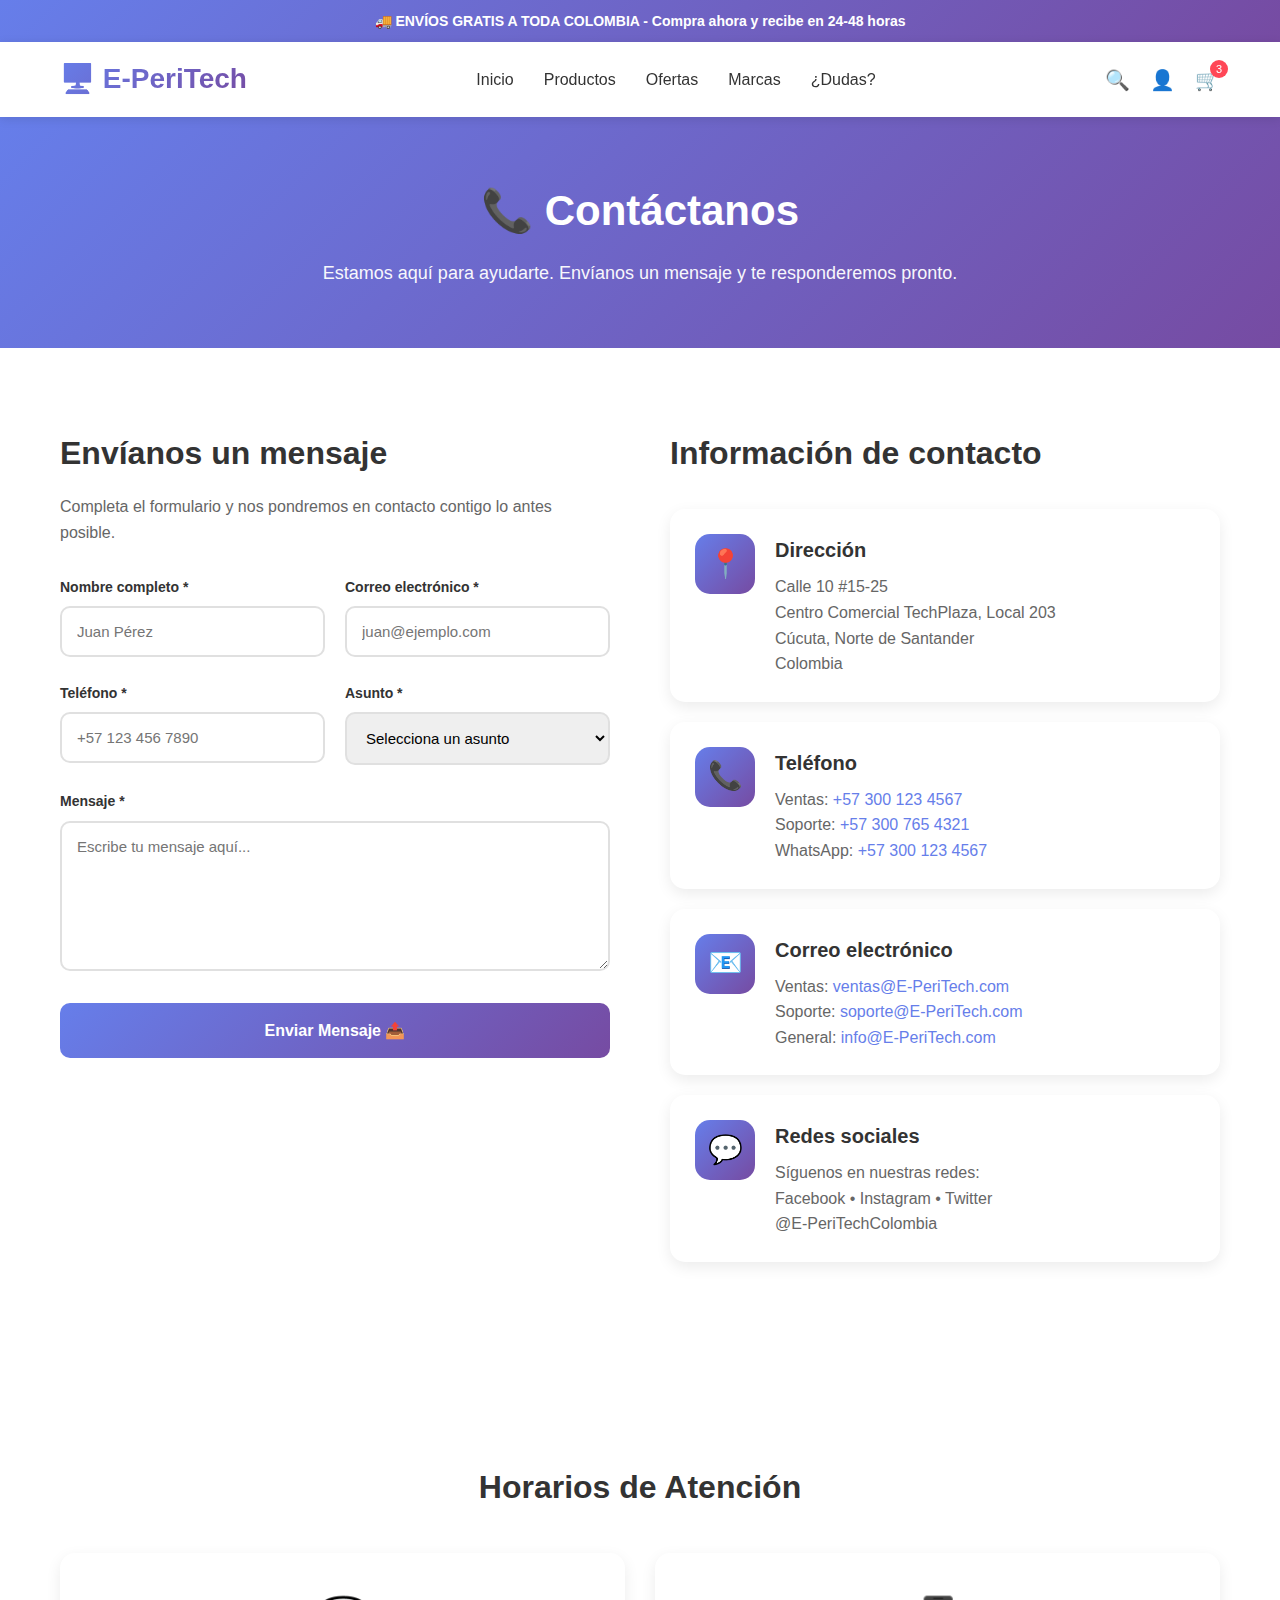
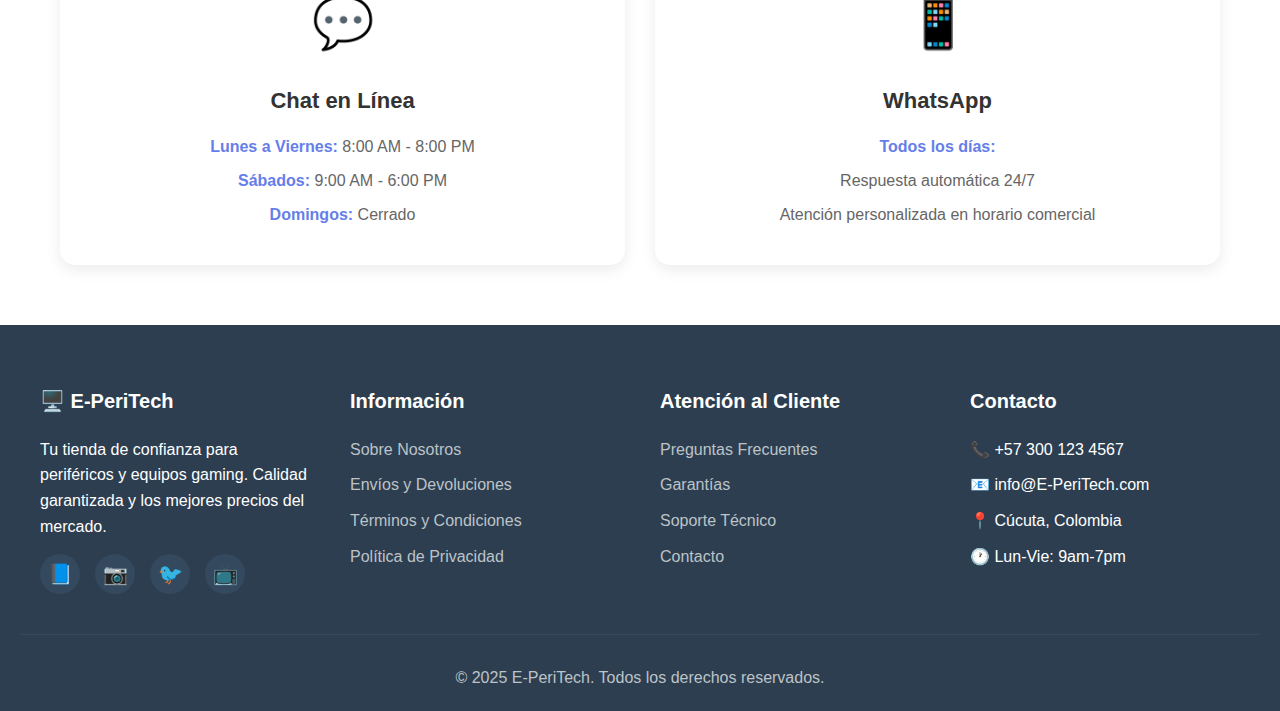
<file: contacto.html>
<!DOCTYPE html>
<html lang="es">
<head>
    <meta charset="UTF-8">
    <meta name="viewport" content="width=device-width, initial-scale=1.0">
    <title>Contacto - E-PeriTech</title>
    <link rel="stylesheet" href="styles.css">
    <style>
        /* Estilos específicos para la página de contacto */
        .contact-hero {
            background: linear-gradient(135deg, #667eea 0%, #764ba2 100%);
            color: white;
            padding: 60px 20px;
            text-align: center;
        }

        .contact-hero h1 {
            font-size: 42px;
            margin-bottom: 15px;
        }

        .contact-hero p {
            font-size: 18px;
            opacity: 0.95;
        }

        .contact-container {
            max-width: 1200px;
            margin: 0 auto;
            padding: 80px 20px;
        }

        .contact-grid {
            display: grid;
            grid-template-columns: 1fr 1fr;
            gap: 60px;
            margin-bottom: 60px;
        }

        /* Formulario de contacto */
        .contact-form-section h2 {
            font-size: 32px;
            margin-bottom: 15px;
            color: #333;
        }

        .contact-form-section p {
            color: #666;
            margin-bottom: 30px;
            font-size: 16px;
        }

        .form-group {
            margin-bottom: 25px;
        }

        .form-group label {
            display: block;
            margin-bottom: 8px;
            font-weight: 600;
            color: #333;
            font-size: 14px;
        }

        .form-group input,
        .form-group textarea,
        .form-group select {
            width: 100%;
            padding: 15px;
            border: 2px solid #e0e0e0;
            border-radius: 10px;
            font-size: 15px;
            font-family: inherit;
            transition: border-color 0.3s, box-shadow 0.3s;
        }

        .form-group input:focus,
        .form-group textarea:focus,
        .form-group select:focus {
            outline: none;
            border-color: #667eea;
            box-shadow: 0 0 0 3px rgba(102, 126, 234, 0.1);
        }

        .form-group textarea {
            resize: vertical;
            min-height: 150px;
        }

        .form-row {
            display: grid;
            grid-template-columns: 1fr 1fr;
            gap: 20px;
        }

        .btn-submit {
            width: 100%;
            background: linear-gradient(135deg, #667eea 0%, #764ba2 100%);
            color: white;
            padding: 18px;
            border: none;
            border-radius: 10px;
            font-size: 16px;
            font-weight: bold;
            cursor: pointer;
            transition: transform 0.3s, box-shadow 0.3s;
        }

        .btn-submit:hover {
            transform: translateY(-3px);
            box-shadow: 0 10px 25px rgba(102, 126, 234, 0.3);
        }

        /* Información de contacto */
        .contact-info-section h2 {
            font-size: 32px;
            margin-bottom: 30px;
            color: #333;
        }

        .contact-cards {
            display: flex;
            flex-direction: column;
            gap: 20px;
        }

        .contact-card {
            background: white;
            padding: 25px;
            border-radius: 15px;
            box-shadow: 0 5px 15px rgba(0,0,0,0.08);
            display: flex;
            align-items: flex-start;
            gap: 20px;
            transition: transform 0.3s, box-shadow 0.3s;
        }

        .contact-card:hover {
            transform: translateY(-5px);
            box-shadow: 0 10px 25px rgba(0,0,0,0.12);
        }

        .contact-icon {
            width: 60px;
            height: 60px;
            background: linear-gradient(135deg, #667eea 0%, #764ba2 100%);
            border-radius: 15px;
            display: flex;
            align-items: center;
            justify-content: center;
            font-size: 28px;
            flex-shrink: 0;
        }

        .contact-card-content h3 {
            font-size: 20px;
            margin-bottom: 8px;
            color: #333;
        }

        .contact-card-content p {
            color: #666;
            line-height: 1.6;
            margin: 0;
        }

        .contact-card-content a {
            color: #667eea;
            text-decoration: none;
            font-weight: 500;
        }

        .contact-card-content a:hover {
            text-decoration: underline;
        }

        /* Mapa */
        .map-section {
            background: #f8f9fa;
            padding: 60px 20px;
        }

        .map-container {
            max-width: 1200px;
            margin: 0 auto;
        }

        .map-container h2 {
            text-align: center;
            font-size: 32px;
            margin-bottom: 40px;
            color: #333;
        }

        .map-frame {
            width: 100%;
            height: 450px;
            border-radius: 15px;
            overflow: hidden;
            box-shadow: 0 10px 30px rgba(0,0,0,0.1);
        }

        .map-placeholder {
            width: 100%;
            height: 100%;
            background: linear-gradient(135deg, #f5f7fa 0%, #c3cfe2 100%);
            display: flex;
            flex-direction: column;
            align-items: center;
            justify-content: center;
            color: #667eea;
        }

        .map-placeholder-icon {
            font-size: 80px;
            margin-bottom: 20px;
        }

        .map-placeholder p {
            font-size: 18px;
            font-weight: 600;
        }

        /* Horarios */
        .schedule-section {
            max-width: 1200px;
            margin: 0 auto;
            padding: 60px 20px;
        }

        .schedule-section h2 {
            text-align: center;
            font-size: 32px;
            margin-bottom: 40px;
            color: #333;
        }

        .schedule-grid {
            display: grid;
            grid-template-columns: repeat(auto-fit, minmax(300px, 1fr));
            gap: 30px;
        }

        .schedule-card {
            background: white;
            padding: 30px;
            border-radius: 15px;
            box-shadow: 0 5px 15px rgba(0,0,0,0.08);
            text-align: center;
        }

        .schedule-card-icon {
            font-size: 50px;
            margin-bottom: 20px;
        }

        .schedule-card h3 {
            font-size: 22px;
            margin-bottom: 15px;
            color: #333;
        }

        .schedule-card p {
            color: #666;
            line-height: 1.8;
            margin: 5px 0;
        }

        .schedule-card .highlight {
            color: #667eea;
            font-weight: 600;
        }

        /* Alert de éxito */
        .success-alert {
            display: none;
            background: #10b981;
            color: white;
            padding: 20px;
            border-radius: 10px;
            margin-bottom: 20px;
            text-align: center;
            font-weight: 500;
            animation: slideIn 0.3s ease;
        }

        .success-alert.show {
            display: block;
        }

        @keyframes slideIn {
            from {
                opacity: 0;
                transform: translateY(-10px);
            }
            to {
                opacity: 1;
                transform: translateY(0);
            }
        }

        /* Responsive */
        @media (max-width: 768px) {
            .contact-grid {
                grid-template-columns: 1fr;
                gap: 40px;
            }

            .form-row {
                grid-template-columns: 1fr;
            }

            .contact-hero h1 {
                font-size: 32px;
            }

            .map-frame {
                height: 300px;
            }
        }
    </style>
</head>
<body>
    <!-- Header Top -->
    <div class="header-top">
        🚚 ENVÍOS GRATIS A TODA COLOMBIA - Compra ahora y recibe en 24-48 horas
    </div>

    <!-- Header -->
    <header>
        <nav>
            <div class="logo">🖥️ E-PeriTech</div>
            
            <button class="mobile-menu-btn" onclick="toggleMenu()">☰</button>
            
            <ul class="nav-links" id="navLinks">
                <li><a href="index.html">Inicio</a></li>
                <li><a href="index.html#productos">Productos</a></li>
                <li><a href="index.html#ofertas">Ofertas</a></li>
                <li><a href="index.html#marcas">Marcas</a></li>
                <li><a href="contacto.html">¿Dudas?</a></li>
            </ul>

            <div class="nav-icons">
                <button class="icon-btn" onclick="toggleSearch()">🔍</button>
                <button class="icon-btn" onclick="alert('Usuario')">👤</button>
                <button class="icon-btn" onclick="alert('Carrito')">
                    🛒
                    <span class="cart-count">3</span>
                </button>
            </div>
        </nav>
    </header>

    <!-- Hero de Contacto -->
    <section class="contact-hero">
        <h1>📞 Contáctanos</h1>
        <p>Estamos aquí para ayudarte. Envíanos un mensaje y te responderemos pronto.</p>
    </section>

    <!-- Sección de Contacto -->
    <div class="contact-container">
        <div class="contact-grid">
            <!-- Formulario -->
            <div class="contact-form-section">
                <h2>Envíanos un mensaje</h2>
                <p>Completa el formulario y nos pondremos en contacto contigo lo antes posible.</p>
                
                <div class="success-alert" id="successAlert">
                    ✅ ¡Mensaje enviado con éxito! Te contactaremos pronto.
                </div>

                <form id="contactForm" onsubmit="handleSubmit(event)">
                    <div class="form-row">
                        <div class="form-group">
                            <label for="nombre">Nombre completo *</label>
                            <input type="text" id="nombre" name="nombre" required placeholder="Juan Pérez">
                        </div>
                        <div class="form-group">
                            <label for="email">Correo electrónico *</label>
                            <input type="email" id="email" name="email" required placeholder="juan@ejemplo.com">
                        </div>
                    </div>

                    <div class="form-row">
                        <div class="form-group">
                            <label for="telefono">Teléfono *</label>
                            <input type="tel" id="telefono" name="telefono" required placeholder="+57 123 456 7890">
                        </div>
                        <div class="form-group">
                            <label for="asunto">Asunto *</label>
                            <select id="asunto" name="asunto" required>
                                <option value="">Selecciona un asunto</option>
                                <option value="consulta">Consulta de producto</option>
                                <option value="soporte">Soporte técnico</option>
                                <option value="garantia">Garantía</option>
                                <option value="pedido">Estado de pedido</option>
                                <option value="otro">Otro</option>
                            </select>
                        </div>
                    </div>

                    <div class="form-group">
                        <label for="mensaje">Mensaje *</label>
                        <textarea id="mensaje" name="mensaje" required placeholder="Escribe tu mensaje aquí..."></textarea>
                    </div>

                    <button type="submit" class="btn-submit">Enviar Mensaje 📤</button>
                </form>
            </div>

            <!-- Información de Contacto -->
            <div class="contact-info-section">
                <h2>Información de contacto</h2>
                
                <div class="contact-cards">
                    <div class="contact-card">
                        <div class="contact-icon">📍</div>
                        <div class="contact-card-content">
                            <h3>Dirección</h3>
                            <p>Calle 10 #15-25<br>
                            Centro Comercial TechPlaza, Local 203<br>
                            Cúcuta, Norte de Santander<br>
                            Colombia</p>
                        </div>
                    </div>

                    <div class="contact-card">
                        <div class="contact-icon">📞</div>
                        <div class="contact-card-content">
                            <h3>Teléfono</h3>
                            <p>Ventas: <a href="tel:+573001234567">+57 300 123 4567</a><br>
                            Soporte: <a href="tel:+573007654321">+57 300 765 4321</a><br>
                            WhatsApp: <a href="https://wa.me/573001234567">+57 300 123 4567</a></p>
                        </div>
                    </div>

                    <div class="contact-card">
                        <div class="contact-icon">📧</div>
                        <div class="contact-card-content">
                            <h3>Correo electrónico</h3>
                            <p>Ventas: <a href="mailto:ventas@E-PeriTech.com">ventas@E-PeriTech.com</a><br>
                            Soporte: <a href="mailto:soporte@E-PeriTech.com">soporte@E-PeriTech.com</a><br>
                            General: <a href="mailto:info@E-PeriTech.com">info@E-PeriTech.com</a></p>
                        </div>
                    </div>

                    <div class="contact-card">
                        <div class="contact-icon">💬</div>
                        <div class="contact-card-content">
                            <h3>Redes sociales</h3>
                            <p>Síguenos en nuestras redes:<br>
                            Facebook • Instagram • Twitter<br>
                            @E-PeriTechColombia</p>
                        </div>
                    </div>
                </div>
            </div>
        </div>
    </div>

    <!-- Horarios de atención -->
    <section class="schedule-section">
        <h2>Horarios de Atención</h2>
        <div class="schedule-grid">
        
            <div class="schedule-card">
                <div class="schedule-card-icon">💬</div>
                <h3>Chat en Línea</h3>
                <p><span class="highlight">Lunes a Viernes:</span> 8:00 AM - 8:00 PM</p>
                <p><span class="highlight">Sábados:</span> 9:00 AM - 6:00 PM</p>
                <p><span class="highlight">Domingos:</span> Cerrado</p>
            </div>

            <div class="schedule-card">
                <div class="schedule-card-icon">📱</div>
                <h3>WhatsApp</h3>
                <p><span class="highlight">Todos los días:</span></p>
                <p>Respuesta automática 24/7</p>
                <p>Atención personalizada en horario comercial</p>
            </div>
        </div>
    </section>
    </section>

    <!-- Footer -->
    <footer>
        <div class="footer-content">
            <div class="footer-section">
                <h3>🖥️ E-PeriTech</h3>
                <p>Tu tienda de confianza para periféricos y equipos gaming. Calidad garantizada y los mejores precios del mercado.</p>
                <div class="social-icons">
                    <div class="social-icon">📘</div>
                    <div class="social-icon">📷</div>
                    <div class="social-icon">🐦</div>
                    <div class="social-icon">📺</div>
                </div>
            </div>
            
            <div class="footer-section">
                <h3>Información</h3>
                <ul>
                    <li><a href="#">Sobre Nosotros</a></li>
                    <li><a href="#">Envíos y Devoluciones</a></li>
                    <li><a href="#">Términos y Condiciones</a></li>
                    <li><a href="#">Política de Privacidad</a></li>
                </ul>
            </div>
            
            <div class="footer-section">
                <h3>Atención al Cliente</h3>
                <ul>
                    <li><a href="#">Preguntas Frecuentes</a></li>
                    <li><a href="#">Garantías</a></li>
                    <li><a href="#">Soporte Técnico</a></li>
                    <li><a href="contacto.html">Contacto</a></li>
                </ul>
            </div>
            
            <div class="footer-section">
                <h3>Contacto</h3>
                <ul>
                    <li>📞 +57 300 123 4567</li>
                    <li>📧 info@E-PeriTech.com</li>
                    <li>📍 Cúcuta, Colombia</li>
                    <li>🕐 Lun-Vie: 9am-7pm</li>
                </ul>
            </div>
        </div>
        
        <div class="footer-bottom">
            <p>&copy; 2025 E-PeriTech. Todos los derechos reservados.</p>
        </div>
    </footer>

    <script>
        // Toggle mobile menu
        function toggleMenu() {
            const navLinks = document.getElementById('navLinks');
            navLinks.classList.toggle('active');
        }

        // Handle form submission
        function handleSubmit(event) {
            event.preventDefault();
            
            // Aquí puedes agregar la lógica para enviar el formulario a un servidor
            // Por ahora, solo mostramos el mensaje de éxito
            
            const successAlert = document.getElementById('successAlert');
            successAlert.classList.add('show');
            
            // Limpiar el formulario
            document.getElementById('contactForm').reset();
            
            // Scroll suave hacia el mensaje de éxito
            successAlert.scrollIntoView({ behavior: 'smooth', block: 'center' });
            
            // Ocultar el mensaje después de 5 segundos
            setTimeout(() => {
                successAlert.classList.remove('show');
            }, 5000);
        }

        // Toggle search (placeholder para mantener consistencia)
        function toggleSearch() {
            alert('Función de búsqueda disponible en la página principal');
        }
    </script>
</body>
</html>
</file>
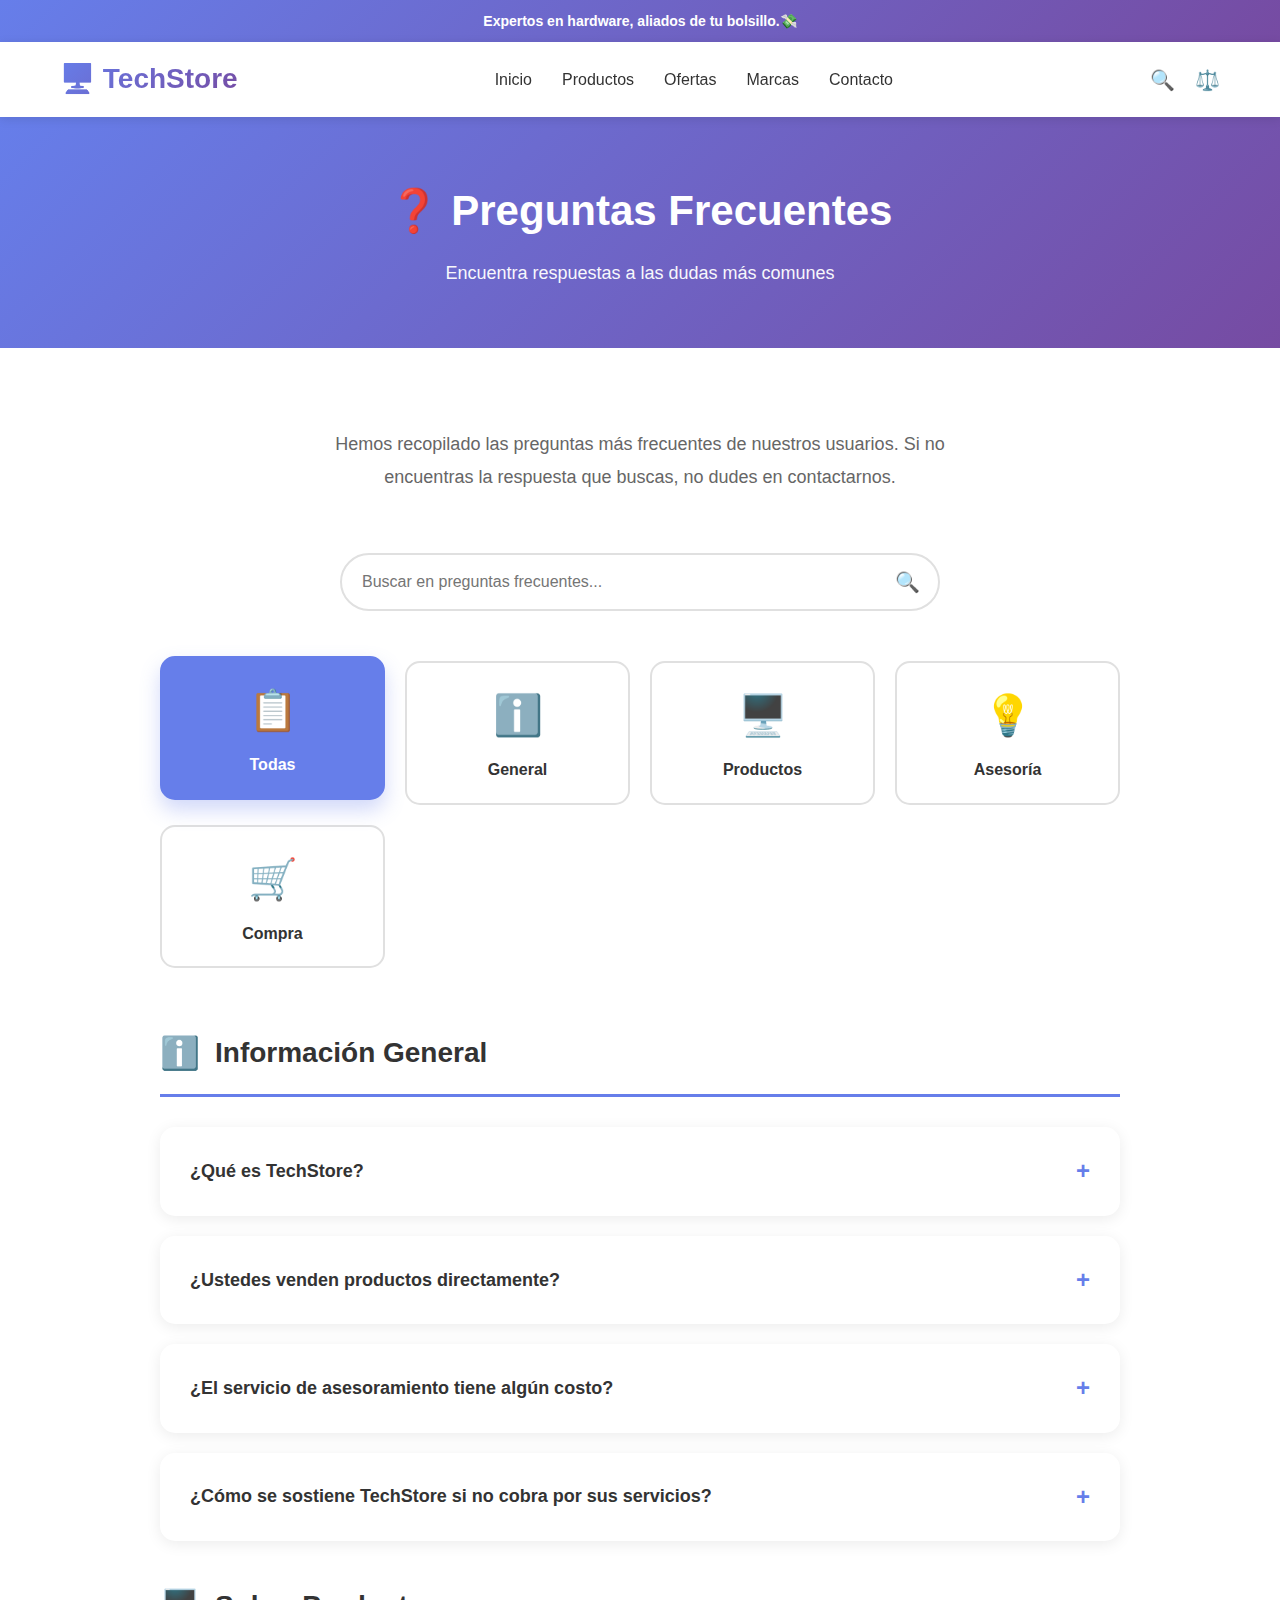
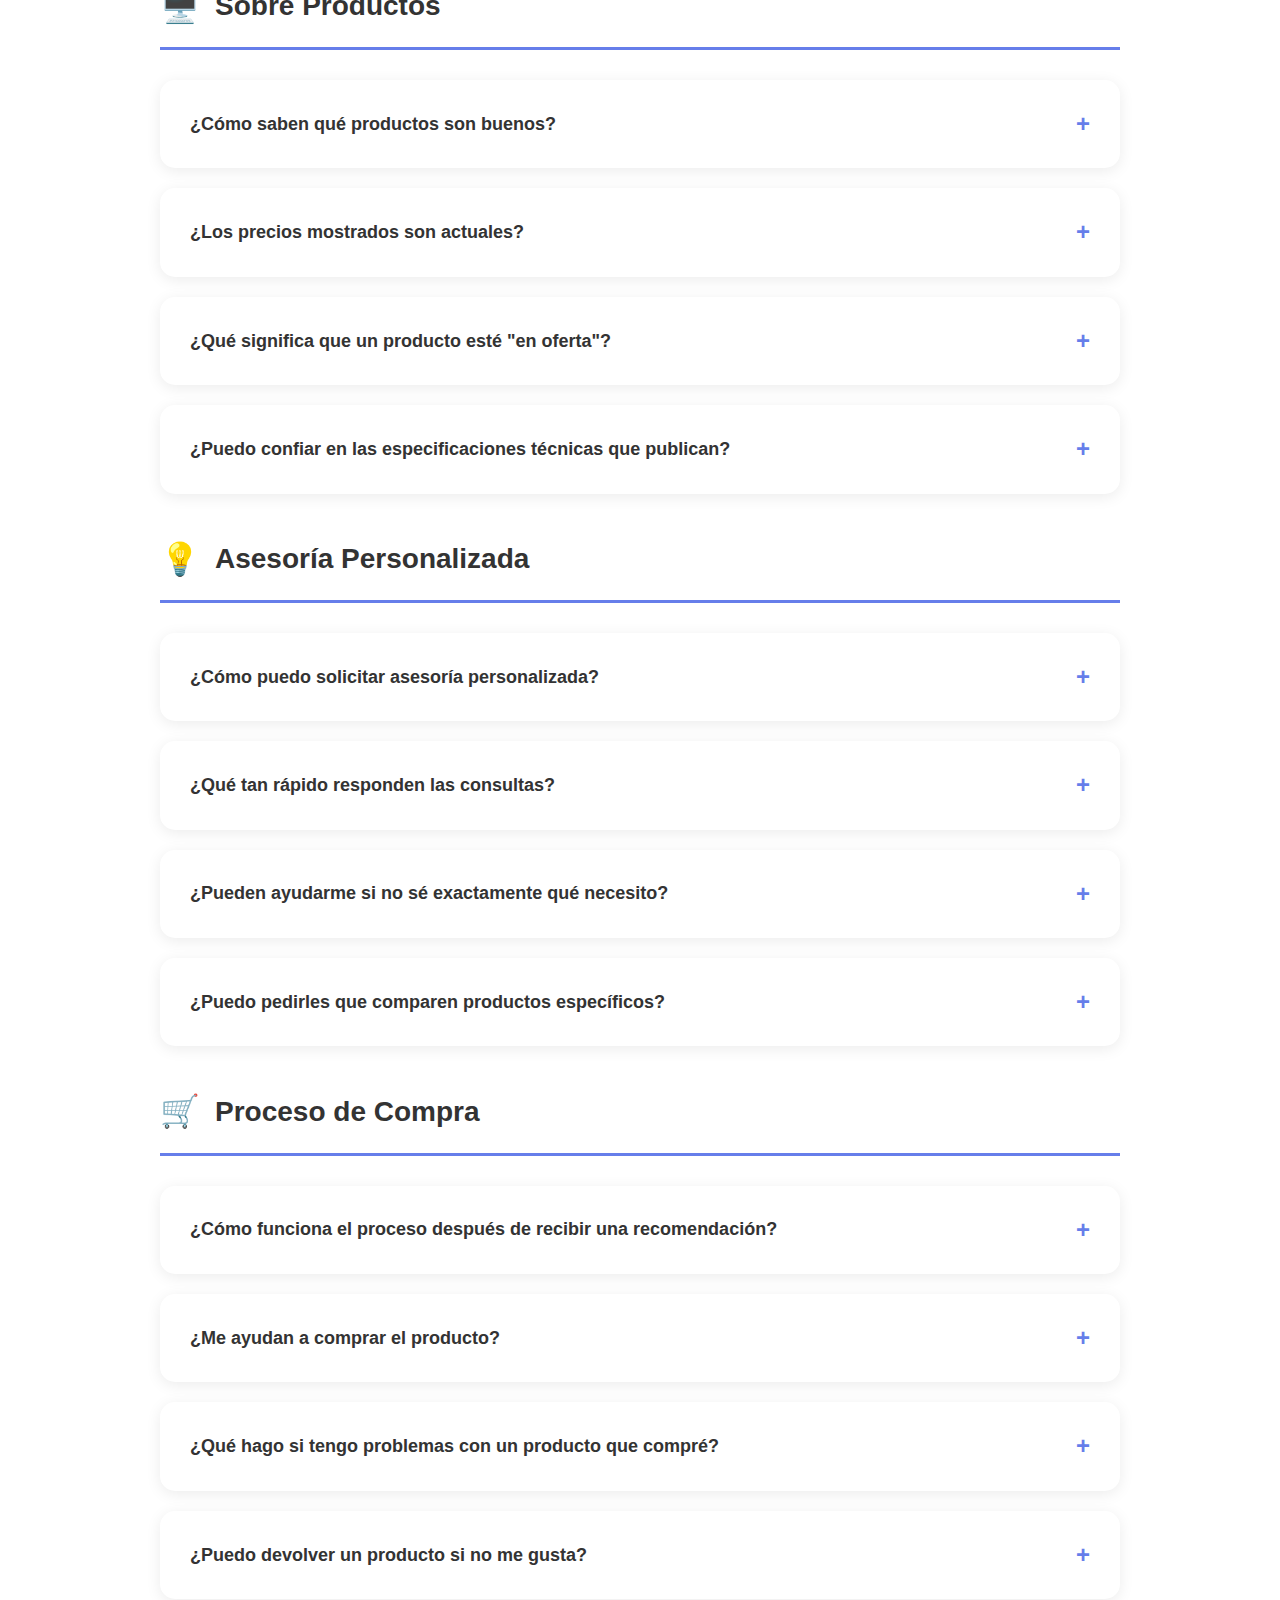
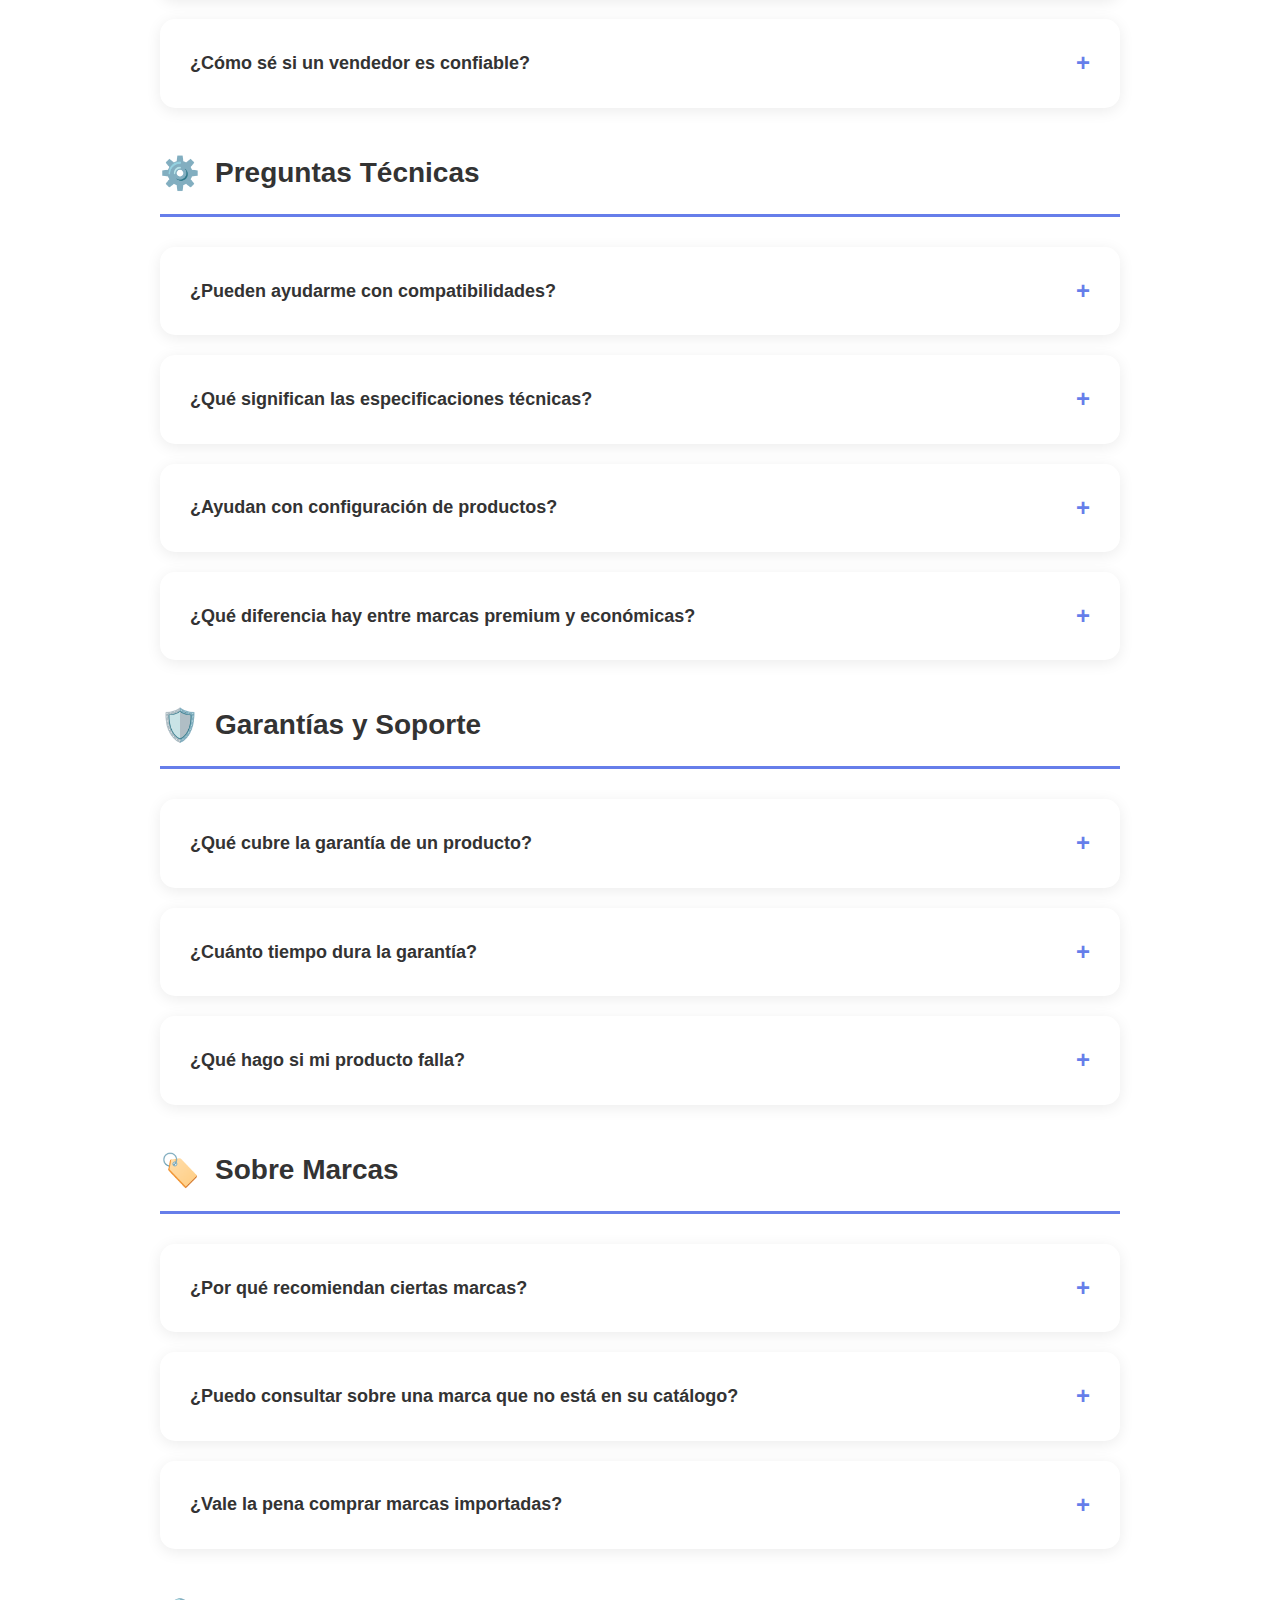
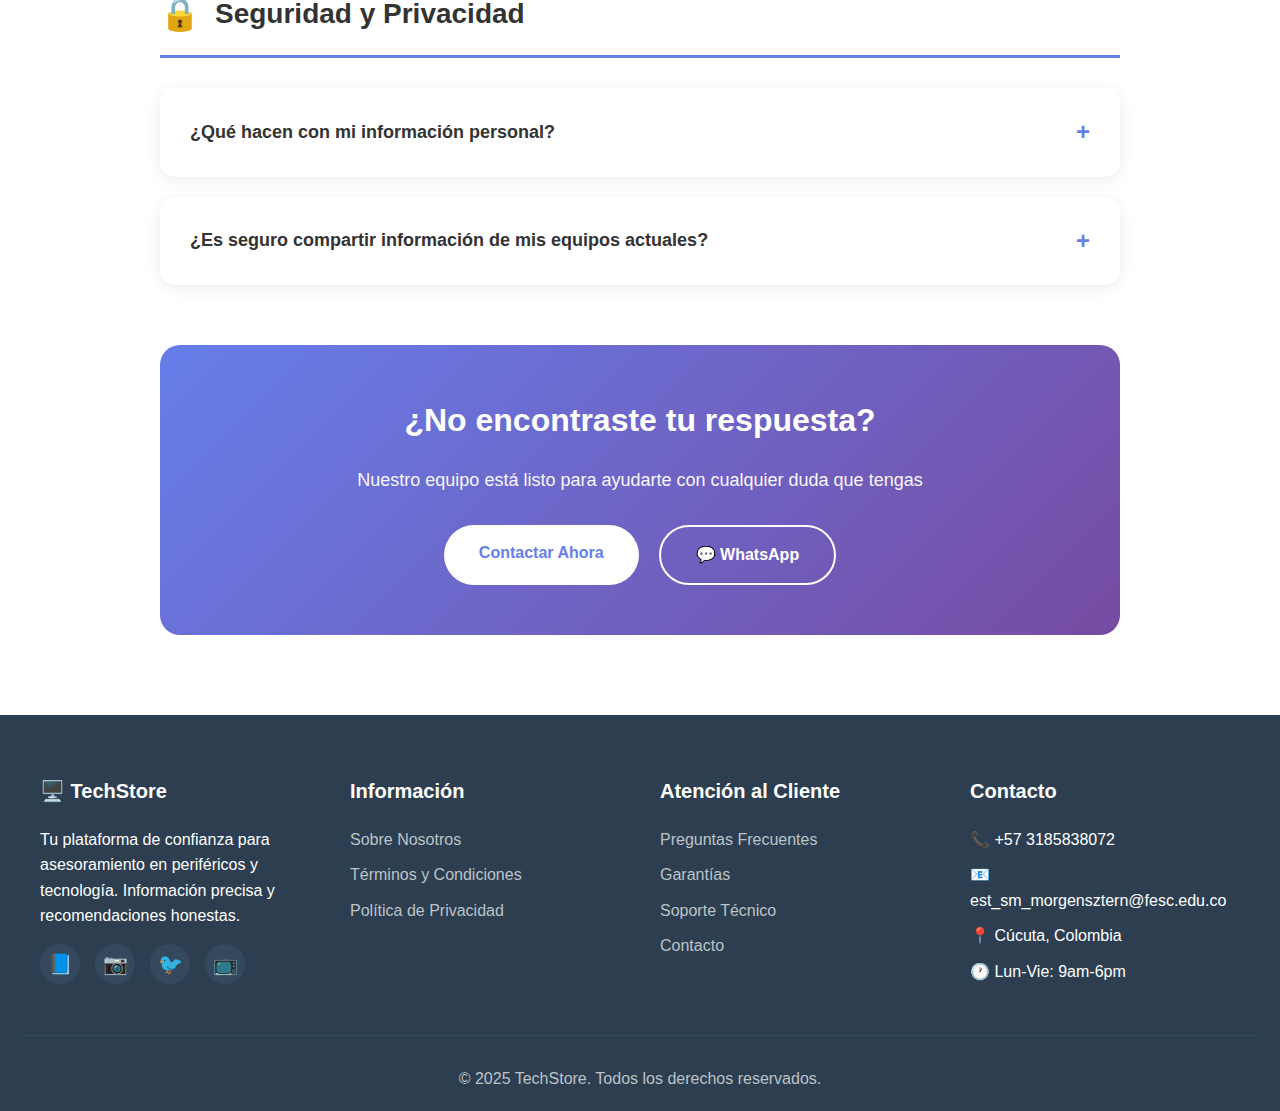
<file: faq.html>
<!DOCTYPE html>
<html lang="es">
<head>
    <meta charset="UTF-8">
    <meta name="viewport" content="width=device-width, initial-scale=1.0">
    <title>Preguntas Frecuentes - TechStore</title>
    <link rel="stylesheet" href="styles.css">
    <style>
        .faq-hero {
            background: linear-gradient(135deg, #667eea 0%, #764ba2 100%);
            color: white;
            padding: 60px 20px;
            text-align: center;
        }

        .faq-hero h1 {
            font-size: 42px;
            margin-bottom: 15px;
        }

        .faq-hero p {
            font-size: 18px;
            opacity: 0.95;
        }

        .faq-container {
            max-width: 1000px;
            margin: 0 auto;
            padding: 80px 20px;
        }

        .faq-intro {
            text-align: center;
            max-width: 700px;
            margin: 0 auto 60px;
        }

        .faq-intro p {
            font-size: 18px;
            color: #666;
            line-height: 1.8;
        }

        .faq-categories {
            display: grid;
            grid-template-columns: repeat(auto-fit, minmax(200px, 1fr));
            gap: 20px;
            margin-bottom: 60px;
        }

        .category-btn {
            background: white;
            border: 2px solid #e0e0e0;
            padding: 20px;
            border-radius: 15px;
            cursor: pointer;
            transition: all 0.3s;
            text-align: center;
            font-weight: 600;
            color: #333;
        }

        .category-btn:hover, .category-btn.active {
            background: #667eea;
            color: white;
            border-color: #667eea;
            transform: translateY(-5px);
            box-shadow: 0 10px 20px rgba(102, 126, 234, 0.3);
        }

        .category-icon {
            font-size: 40px;
            margin-bottom: 10px;
        }

        .faq-search {
            margin-bottom: 50px;
        }

        .search-box-faq {
            display: flex;
            max-width: 600px;
            margin: 0 auto;
            position: relative;
        }

        .search-box-faq input {
            flex: 1;
            padding: 18px 50px 18px 20px;
            border: 2px solid #e0e0e0;
            border-radius: 30px;
            font-size: 16px;
            outline: none;
            transition: border-color 0.3s;
        }

        .search-box-faq input:focus {
            border-color: #667eea;
        }

        .search-icon {
            position: absolute;
            right: 20px;
            top: 50%;
            transform: translateY(-50%);
            font-size: 20px;
            color: #667eea;
        }

        .faq-section {
            margin-bottom: 40px;
        }

        .faq-section-title {
            font-size: 28px;
            color: #333;
            margin-bottom: 30px;
            padding-bottom: 15px;
            border-bottom: 3px solid #667eea;
            display: flex;
            align-items: center;
            gap: 15px;
        }

        .faq-section-icon {
            font-size: 32px;
        }

        .faq-item {
            background: white;
            border-radius: 15px;
            box-shadow: 0 3px 15px rgba(0,0,0,0.08);
            margin-bottom: 20px;
            overflow: hidden;
            transition: box-shadow 0.3s;
        }

        .faq-item:hover {
            box-shadow: 0 5px 25px rgba(0,0,0,0.12);
        }

        .faq-question {
            padding: 25px 30px;
            cursor: pointer;
            display: flex;
            justify-content: space-between;
            align-items: center;
            font-weight: 600;
            font-size: 18px;
            color: #333;
            user-select: none;
        }

        .faq-question:hover {
            color: #667eea;
        }

        .faq-icon {
            font-size: 24px;
            transition: transform 0.3s;
            color: #667eea;
        }

        .faq-item.active .faq-icon {
            transform: rotate(45deg);
        }

        .faq-answer {
            max-height: 0;
            overflow: hidden;
            transition: max-height 0.3s ease, padding 0.3s ease;
            padding: 0 30px;
        }

        .faq-item.active .faq-answer {
            max-height: 1000px;
            padding: 0 30px 25px 30px;
        }

        .faq-answer p {
            color: #555;
            line-height: 1.8;
            font-size: 16px;
            margin-bottom: 15px;
        }

        .faq-answer ul {
            color: #555;
            line-height: 1.8;
            margin: 15px 0;
            padding-left: 30px;
        }

        .faq-answer li {
            margin-bottom: 10px;
        }

        .highlight-answer {
            background: #f0f4ff;
            padding: 15px;
            border-left: 4px solid #667eea;
            border-radius: 8px;
            margin: 15px 0;
        }

        .contact-cta {
            background: linear-gradient(135deg, #667eea 0%, #764ba2 100%);
            color: white;
            padding: 50px;
            border-radius: 20px;
            text-align: center;
            margin-top: 60px;
        }

        .contact-cta h2 {
            font-size: 32px;
            margin-bottom: 20px;
        }

        .contact-cta p {
            font-size: 18px;
            margin-bottom: 30px;
            opacity: 0.95;
        }

        .cta-buttons {
            display: flex;
            gap: 20px;
            justify-content: center;
            flex-wrap: wrap;
        }

        .btn-cta {
            padding: 15px 35px;
            border-radius: 30px;
            font-size: 16px;
            font-weight: bold;
            cursor: pointer;
            transition: transform 0.3s;
            text-decoration: none;
            display: inline-block;
        }

        .btn-cta-primary {
            background: white;
            color: #667eea;
        }

        .btn-cta-secondary {
            background: transparent;
            color: white;
            border: 2px solid white;
        }

        .btn-cta:hover {
            transform: translateY(-3px);
        }

        .no-results {
            text-align: center;
            padding: 60px 20px;
            color: #666;
        }

        .no-results-icon {
            font-size: 80px;
            margin-bottom: 20px;
        }

        @media (max-width: 768px) {
            .faq-hero h1 {
                font-size: 32px;
            }

            .faq-categories {
                grid-template-columns: repeat(2, 1fr);
            }

            .faq-question {
                font-size: 16px;
                padding: 20px;
            }

            .faq-answer {
                padding: 0 20px;
            }

            .faq-item.active .faq-answer {
                padding: 0 20px 20px 20px;
            }

            .contact-cta {
                padding: 30px 20px;
            }

            .cta-buttons {
                flex-direction: column;
            }

            .btn-cta {
                width: 100%;
            }
        }
    </style>
</head>
<body>
    <!-- Header Top -->
    <div class="header-top">
        Expertos en hardware, aliados de tu bolsillo.💸
    </div>

    <!-- Header -->
    <header>
        <nav>
            <div class="logo">🖥️ TechStore</div>
            
            <button class="mobile-menu-btn" onclick="toggleMenu()">☰</button>
            
            <ul class="nav-links" id="navLinks">
                <li><a href="index.html">Inicio</a></li>
                <li><a href="index.html#productos">Productos</a></li>
                <li><a href="ofertas.html">Ofertas</a></li>
                <li><a href="marcas.html">Marcas</a></li>
                <li><a href="contacto.html">Contacto</a></li>
            </ul>

            <div class="nav-icons">
                <button class="icon-btn" onclick="window.location.href='index.html'">🔍</button>
                <button class="icon-btn" onclick="window.location.href='comparar.html'" title="Comparar productos">⚖️</button>
            </div>
        </nav>
    </header>

    <!-- Hero -->
    <section class="faq-hero">
        <h1>❓ Preguntas Frecuentes</h1>
        <p>Encuentra respuestas a las dudas más comunes</p>
    </section>

    <!-- Contenedor FAQ -->
    <div class="faq-container">
        <div class="faq-intro">
            <p>Hemos recopilado las preguntas más frecuentes de nuestros usuarios. Si no encuentras la respuesta que buscas, no dudes en contactarnos.</p>
        </div>

        <!-- Buscador -->
        <div class="faq-search">
            <div class="search-box-faq">
                <input type="text" id="searchFAQ" placeholder="Buscar en preguntas frecuentes..." onkeyup="searchFAQ()">
                <span class="search-icon">🔍</span>
            </div>
        </div>

        <!-- Categorías -->
        <div class="faq-categories">
            <div class="category-btn active" onclick="filterCategory('all')">
                <div class="category-icon">📋</div>
                <div>Todas</div>
            </div>
            <div class="category-btn" onclick="filterCategory('general')">
                <div class="category-icon">ℹ️</div>
                <div>General</div>
            </div>
            <div class="category-btn" onclick="filterCategory('productos')">
                <div class="category-icon">🖥️</div>
                <div>Productos</div>
            </div>
            <div class="category-btn" onclick="filterCategory('asesoria')">
                <div class="category-icon">💡</div>
                <div>Asesoría</div>
            </div>
            <div class="category-btn" onclick="filterCategory('compra')">
                <div class="category-icon">🛒</div>
                <div>Compra</div>
            </div>
        </div>

        <!-- Preguntas - General -->
        <div class="faq-section" data-category="general">
            <h2 class="faq-section-title">
                <span class="faq-section-icon">ℹ️</span>
                Información General
            </h2>

            <div class="faq-item">
                <div class="faq-question" onclick="toggleFAQ(this)">
                    ¿Qué es TechStore?
                    <span class="faq-icon">+</span>
                </div>
                <div class="faq-answer">
                    <p>TechStore es una plataforma especializada en asesoramiento y guía de compra de periféricos y tecnología. No somos una tienda en línea, sino un servicio de consultoría que te ayuda a tomar decisiones informadas sobre qué productos tecnológicos comprar.</p>
                    <p>Proporcionamos información detallada, comparativas, reseñas y recomendaciones personalizadas para que encuentres los productos que mejor se adapten a tus necesidades y presupuesto.</p>
                </div>
            </div>

            <div class="faq-item">
                <div class="faq-question" onclick="toggleFAQ(this)">
                    ¿Ustedes venden productos directamente?
                    <span class="faq-icon">+</span>
                </div>
                <div class="faq-answer">
                    <p><strong>No, TechStore no vende productos directamente.</strong> Somos una plataforma de información y asesoramiento.</p>
                    <div class="highlight-answer">
                        <p><strong>Nuestro servicio consiste en:</strong></p>
                        <ul>
                            <li>Asesorarte sobre qué productos comprar</li>
                            <li>Proporcionarte información técnica detallada</li>
                            <li>Comparar diferentes opciones del mercado</li>
                            <li>Orientarte sobre dónde y cómo comprar</li>
                            <li>Resolver tus dudas técnicas</li>
                        </ul>
                    </div>
                    <p>Te ayudamos a encontrar los mejores productos y te orientamos sobre dónde adquirirlos con distribuidores confiables.</p>
                </div>
            </div>

            <div class="faq-item">
                <div class="faq-question" onclick="toggleFAQ(this)">
                    ¿El servicio de asesoramiento tiene algún costo?
                    <span class="faq-icon">+</span>
                </div>
                <div class="faq-answer">
                    <p><strong>¡No! Nuestro servicio de asesoramiento es completamente gratuito.</strong></p>
                    <p>Puedes consultar toda la información de nuestro sitio, solicitar asesoramiento personalizado y recibir recomendaciones sin ningún costo. No cobramos comisiones ni tarifas por nuestras recomendaciones.</p>
                </div>
            </div>

            <div class="faq-item">
                <div class="faq-question" onclick="toggleFAQ(this)">
                    ¿Cómo se sostiene TechStore si no cobra por sus servicios?
                    <span class="faq-icon">+</span>
                </div>
                <div class="faq-answer">
                    <p>TechStore puede recibir comisiones de afiliados cuando los usuarios realizan compras a través de enlaces recomendados a tiendas asociadas. Sin embargo, esto no afecta nuestras recomendaciones, que siempre se basan en la calidad, características técnicas y relación calidad-precio de los productos.</p>
                    <p>Nuestra prioridad es proporcionar información honesta y útil que te ayude a tomar las mejores decisiones.</p>
                </div>
            </div>
        </div>

        <!-- Preguntas - Productos -->
        <div class="faq-section" data-category="productos">
            <h2 class="faq-section-title">
                <span class="faq-section-icon">🖥️</span>
                Sobre Productos
            </h2>

            <div class="faq-item">
                <div class="faq-question" onclick="toggleFAQ(this)">
                    ¿Cómo saben qué productos son buenos?
                    <span class="faq-icon">+</span>
                </div>
                <div class="faq-answer">
                    <p>Nuestro equipo de expertos evalúa productos basándose en múltiples criterios:</p>
                    <ul>
                        <li><strong>Especificaciones técnicas:</strong> Analizamos en detalle las características de cada producto</li>
                        <li><strong>Reseñas de usuarios:</strong> Consideramos la experiencia de usuarios reales</li>
                        <li><strong>Pruebas especializadas:</strong> Consultamos reviews de sitios técnicos reconocidos</li>
                        <li><strong>Relación calidad-precio:</strong> Evaluamos si el precio es justo por lo que ofrece</li>
                        <li><strong>Soporte y garantía:</strong> Verificamos el respaldo del fabricante</li>
                        <li><strong>Compatibilidad:</strong> Comprobamos que funcione con diferentes sistemas</li>
                    </ul>
                </div>
            </div>

            <div class="faq-item">
                <div class="faq-question" onclick="toggleFAQ(this)">
                    ¿Los precios mostrados son actuales?
                    <span class="faq-icon">+</span>
                </div>
                <div class="faq-answer">
                    <p>Los precios mostrados en TechStore son <strong>referenciales e informativos</strong>. Hacemos nuestro mejor esfuerzo por mantenerlos actualizados, pero pueden variar según:</p>
                    <ul>
                        <li>El distribuidor o tienda donde compres</li>
                        <li>Promociones vigentes</li>
                        <li>Disponibilidad del producto</li>
                        <li>Tu ubicación geográfica</li>
                        <li>Fluctuaciones del mercado</li>
                    </ul>
                    <div class="highlight-answer">
                        <p><strong>Recomendación:</strong> Siempre verifica el precio actual directamente con el vendedor antes de realizar tu compra.</p>
                    </div>
                </div>
            </div>

            <div class="faq-item">
                <div class="faq-question" onclick="toggleFAQ(this)">
                    ¿Qué significa que un producto esté "en oferta"?
                    <span class="faq-icon">+</span>
                </div>
                <div class="faq-answer">
                    <p>Cuando mostramos un producto en oferta, significa que hemos detectado que tiene un descuento significativo en comparación con su precio regular habitual.</p>
                    <p>Sin embargo, recuerda que:</p>
                    <ul>
                        <li>Las ofertas son de los vendedores, no nuestras</li>
                        <li>Pueden tener duración limitada</li>
                        <li>La disponibilidad puede cambiar rápidamente</li>
                        <li>Los términos específicos dependen del vendedor</li>
                    </ul>
                    <p>Te recomendamos actuar rápido cuando encuentres una buena oferta y verificar su vigencia con el vendedor.</p>
                </div>
            </div>

            <div class="faq-item">
                <div class="faq-question" onclick="toggleFAQ(this)">
                    ¿Puedo confiar en las especificaciones técnicas que publican?
                    <span class="faq-icon">+</span>
                </div>
                <div class="faq-answer">
                    <p>Sí, nos esforzamos por publicar información técnica precisa obtenida directamente de:</p>
                    <ul>
                        <li>Sitios oficiales de los fabricantes</li>
                        <li>Fichas técnicas oficiales</li>
                        <li>Manuales de usuario</li>
                        <li>Fuentes técnicas verificadas</li>
                    </ul>
                    <p>No obstante, los fabricantes pueden actualizar especificaciones sin previo aviso. Si tienes dudas sobre alguna especificación crítica para tu decisión, te recomendamos verificarla directamente con el fabricante o vendedor.</p>
                </div>
            </div>
        </div>

        <!-- Preguntas - Asesoría -->
        <div class="faq-section" data-category="asesoria">
            <h2 class="faq-section-title">
                <span class="faq-section-icon">💡</span>
                Asesoría Personalizada
            </h2>

            <div class="faq-item">
                <div class="faq-question" onclick="toggleFAQ(this)">
                    ¿Cómo puedo solicitar asesoría personalizada?
                    <span class="faq-icon">+</span>
                </div>
                <div class="faq-answer">
                    <p>Solicitar asesoría es muy fácil. Puedes contactarnos a través de:</p>
                    <ul>
                        <li><strong>WhatsApp:</strong> +57 300 123 4567 (respuesta rápida)</li>
                        <li><strong>Correo electrónico:</strong> info@techstore.com</li>
                        <li><strong>Formulario de contacto:</strong> En nuestra página de contacto</li>
                        <li><strong>Teléfono:</strong> Llámanos en horario de atención</li>
                    </ul>
                    <div class="highlight-answer">
                        <p><strong>Para una mejor asesoría, cuéntanos:</strong></p>
                        <ul>
                            <li>¿Qué tipo de producto buscas?</li>
                            <li>¿Cuál es tu presupuesto aproximado?</li>
                            <li>¿Para qué lo vas a usar? (gaming, trabajo, diseño, etc.)</li>
                            <li>¿Tienes preferencias de marca?</li>
                        </ul>
                    </div>
                </div>
            </div>

            <div class="faq-item">
                <div class="faq-question" onclick="toggleFAQ(this)">
                    ¿Qué tan rápido responden las consultas?
                    <span class="faq-icon">+</span>
                </div>
                <div class="faq-answer">
                    <p>Nuestros tiempos de respuesta varían según el canal:</p>
                    <ul>
                        <li><strong>WhatsApp:</strong> Generalmente entre 15 minutos y 2 horas en horario laboral</li>
                        <li><strong>Correo electrónico:</strong> Máximo 24 horas hábiles</li>
                        <li><strong>Teléfono:</strong> Atención inmediata en horario de oficina</li>
                    </ul>
                    <p><strong>Horario de atención:</strong> Lunes a Viernes de 9:00 AM a 7:00 PM, Sábados de 9:00 AM a 2:00 PM</p>
                </div>
            </div>

            <div class="faq-item">
                <div class="faq-question" onclick="toggleFAQ(this)">
                    ¿Pueden ayudarme si no sé exactamente qué necesito?
                    <span class="faq-icon">+</span>
                </div>
                <div class="faq-answer">
                    <p><strong>¡Por supuesto! Esa es nuestra especialidad.</strong></p>
                    <p>Muchos usuarios nos contactan sin saber exactamente qué producto necesitan. Nuestro proceso de asesoría incluye:</p>
                    <ol>
                        <li><strong>Entender tus necesidades:</strong> Te hacemos preguntas sobre cómo usarás el producto</li>
                        <li><strong>Definir tu presupuesto:</strong> Trabajamos dentro de tus posibilidades</li>
                        <li><strong>Explicar opciones:</strong> Te presentamos alternativas en lenguaje claro</li>
                        <li><strong>Comparar pros y contras:</strong> De cada opción recomendada</li>
                        <li><strong>Hacer recomendación final:</strong> Basada en toda la información</li>
                    </ol>
                    <p>No necesitas ser experto en tecnología, nosotros te guiamos en todo el proceso.</p>
                </div>
            </div>

            <div class="faq-item">
                <div class="faq-question" onclick="toggleFAQ(this)">
                    ¿Puedo pedirles que comparen productos específicos?
                    <span class="faq-icon">+</span>
                </div>
                <div class="faq-answer">
                    <p>¡Claro que sí! Esa es una de nuestras funciones principales. Puedes:</p>
                    <ul>
                        <li>Usar nuestra herramienta de comparación en el sitio web</li>
                        <li>Enviarnos los productos que quieres comparar</li>
                        <li>Pedirnos una comparativa detallada personalizada</li>
                        <li>Solicitar recomendación entre varias opciones</li>
                    </ul>
                    <p>Te proporcionaremos una comparación detallada con ventajas, desventajas y nuestra recomendación según tu caso particular.</p>
                </div>
            </div>
        </div>

        <!-- Preguntas - Compra -->
        <div class="faq-section" data-category="compra">
            <h2 class="faq-section-title">
                <span class="faq-section-icon">🛒</span>
                Proceso de Compra
            </h2>

            <div class="faq-item">
                <div class="faq-question" onclick="toggleFAQ(this)">
                    ¿Cómo funciona el proceso después de recibir una recomendación?
                    <span class="faq-icon">+</span>
                </div>
                <div class="faq-answer">
                    <p>Una vez que te recomendamos un producto, el proceso típico es:</p>
                    <ol>
                        <li><strong>Revisas la recomendación:</strong> Analizas las opciones que te presentamos</li>
                        <li><strong>Te orientamos sobre dónde comprar:</strong> Te sugerimos tiendas confiables</li>
                        <li><strong>Verificas disponibilidad:</strong> Contactas directamente con el vendedor</li>
                        <li><strong>Realizas la compra:</strong> Directamente con el vendedor de tu elección</li>
                        <li><strong>Seguimiento (opcional):</strong> Puedes consultarnos si tienes dudas durante o después de la compra</li>
                    </ol>
                </div>
            </div>

            <div class="faq-item">
                <div class="faq-question" onclick="toggleFAQ(this)">
                    ¿Me ayudan a comprar el producto?
                    <span class="faq-icon">+</span>
                </div>
                <div class="faq-answer">
                    <p>Podemos orientarte en el proceso de compra:</p>
                    <ul>
                        <li>Te recomendamos tiendas confiables donde comprar</li>
                        <li>Te explicamos qué preguntar al vendedor</li>
                        <li>Te asesoramos sobre garantías y políticas</li>
                        <li>Te ayudamos a verificar que sea el producto correcto</li>
                    </ul>
                    <p><strong>Sin embargo:</strong> La transacción de compra se realiza directamente entre tú y el vendedor. TechStore no participa en la transacción comercial.</p>
                </div>
            </div>

            <div class="faq-item">
                <div class="faq-question" onclick="toggleFAQ(this)">
                    ¿Qué hago si tengo problemas con un producto que compré?
                    <span class="faq-icon">+</span>
                </div>
                <div class="faq-answer">
                    <p>Si tienes problemas con un producto que compraste siguiendo nuestras recomendaciones:</p>
                    <div class="highlight-answer">
                        <p><strong>Para problemas con el producto:</strong></p>
                        <ul>
                            <li>Contacta directamente al vendedor o tienda</li>
                            <li>Consulta la garantía del fabricante</li>
                            <li>Revisa las políticas de devolución del vendedor</li>
                        </ul>
                    </div>
                    <p><strong>Cómo podemos ayudarte nosotros:</strong></p>
                    <ul>
                        <li>Asesorarte sobre cómo proceder con la garantía</li>
                        <li>Explicarte qué derechos tienes como consumidor</li>
                        <li>Orientarte en la solución de problemas técnicos</li>
                        <li>Sugerirte alternativas si el problema persiste</li>
                    </ul>
                    <p>Aunque no podemos intervenir directamente en disputas entre comprador y vendedor, estamos aquí para orientarte.</p>
                </div>
            </div>

            <div class="faq-item">
                <div class="faq-question" onclick="toggleFAQ(this)">
                    ¿Puedo devolver un producto si no me gusta?
                    <span class="faq-icon">+</span>
                </div>
                <div class="faq-answer">
                    <p>Las políticas de devolución dependen del vendedor donde realizaste la compra, no de TechStore.</p>
                    <p><strong>Te recomendamos:</strong></p>
                    <ul>
                        <li>Consultar la política de devoluciones ANTES de comprar</li>
                        <li>Solicitar esta información por escrito</li>
                        <li>Verificar plazos, condiciones y costos</li>
                        <li>Guardar todos los recibos y empaques originales</li>
                    </ul>
                    <p>Generalmente, las tiendas en Colombia ofrecen entre 5 y 30 días para devoluciones, pero cada vendedor tiene sus propias políticas.</p>
                </div>
            </div>

            <div class="faq-item">
                <div class="faq-question" onclick="toggleFAQ(this)">
                    ¿Cómo sé si un vendedor es confiable?
                    <span class="faq-icon">+</span>
                </div>
                <div class="faq-answer">
                    <p>Cuando te recomendamos tiendas, consideramos varios factores de confiabilidad. También puedes verificar:</p>
                    <ul>
                        <li><strong>Reputación online:</strong> Busca reseñas en Google, redes sociales y foros</li>
                        <li><strong>Tiempo en el mercado:</strong> Tiendas establecidas suelen ser más confiables</li>
                        <li><strong>Métodos de pago seguros:</strong> Prefiere pagos con protección</li>
                        <li><strong>Políticas claras:</strong> Garantías, devoluciones y envíos bien definidos</li>
                        <li><strong>Atención al cliente:</strong> Respuestas rápidas y profesionales</li>
                        <li><strong>Dirección física:</strong> Tiendas con ubicación verificable</li>
                    </ul>
                    <div class="highlight-answer">
                        <p><strong>Señales de alerta:</strong> Desconfía de precios excesivamente bajos, vendedores que solo aceptan transferencias sin protección, o perfiles muy nuevos sin historial.</p>
                    </div>
                </div>
            </div>
        </div>

        <!-- Preguntas - Técnicas -->
        <div class="faq-section" data-category="productos">
            <h2 class="faq-section-title">
                <span class="faq-section-icon">⚙️</span>
                Preguntas Técnicas
            </h2>

            <div class="faq-item">
                <div class="faq-question" onclick="toggleFAQ(this)">
                    ¿Pueden ayudarme con compatibilidades?
                    <span class="faq-icon">+</span>
                </div>
                <div class="faq-answer">
                    <p><strong>¡Absolutamente! Es una de nuestras especialidades.</strong></p>
                    <p>Podemos ayudarte a verificar si:</p>
                    <ul>
                        <li>Un mouse o teclado es compatible con tu sistema operativo</li>
                        <li>Un monitor funcionará con tu tarjeta gráfica</li>
                        <li>Los periféricos son compatibles entre sí</li>
                        <li>Necesitas adaptadores o cables adicionales</li>
                        <li>Un producto funcionará con tu configuración actual</li>
                    </ul>
                    <p>Solo cuéntanos qué equipos tienes actualmente y qué quieres agregar, y verificaremos la compatibilidad completa.</p>
                </div>
            </div>

            <div class="faq-item">
                <div class="faq-question" onclick="toggleFAQ(this)">
                    ¿Qué significan las especificaciones técnicas?
                    <span class="faq-icon">+</span>
                </div>
                <div class="faq-answer">
                    <p>Entendemos que muchos términos técnicos pueden ser confusos. Parte de nuestro servicio es explicarte en lenguaje simple qué significa cada especificación y por qué es importante para tu caso específico.</p>
                    <p><strong>Por ejemplo, te explicamos:</strong></p>
                    <ul>
                        <li>¿Qué es DPI y cuánto necesitas realmente?</li>
                        <li>Diferencias entre tasa de refresco de 60Hz, 144Hz o 240Hz</li>
                        <li>Qué significa que un teclado sea mecánico</li>
                        <li>Ventajas de USB-C vs USB-A</li>
                        <li>Y cualquier otra especificación que no entiendas</li>
                    </ul>
                    <p>No dudes en preguntarnos sobre cualquier término que no comprendas.</p>
                </div>
            </div>

            <div class="faq-item">
                <div class="faq-question" onclick="toggleFAQ(this)">
                    ¿Ayudan con configuración de productos?
                    <span class="faq-icon">+</span>
                </div>
                <div class="faq-answer">
                    <p>Podemos orientarte con consejos básicos de configuración y optimización:</p>
                    <ul>
                        <li>Cómo instalar drivers correctamente</li>
                        <li>Ajustes recomendados para gaming</li>
                        <li>Configuraciones para mejorar rendimiento</li>
                        <li>Personalización de RGB y macros</li>
                        <li>Solución de problemas comunes</li>
                    </ul>
                    <p>Para soporte técnico avanzado o reparaciones, deberás contactar al fabricante o servicio técnico especializado.</p>
                </div>
            </div>

            <div class="faq-item">
                <div class="faq-question" onclick="toggleFAQ(this)">
                    ¿Qué diferencia hay entre marcas premium y económicas?
                    <span class="faq-icon">+</span>
                </div>
                <div class="faq-answer">
                    <p>Las marcas premium generalmente ofrecen:</p>
                    <ul>
                        <li><strong>Mejor calidad de materiales:</strong> Más durabilidad</li>
                        <li><strong>Tecnología avanzada:</strong> Sensores más precisos, mejores switches</li>
                        <li><strong>Garantías extensas:</strong> Mayor respaldo post-venta</li>
                        <li><strong>Software robusto:</strong> Más opciones de personalización</li>
                        <li><strong>Diseño refinado:</strong> Mejor acabado y ergonomía</li>
                    </ul>
                    <p>Las marcas económicas pueden ofrecer:</p>
                    <ul>
                        <li>Buena relación calidad-precio para usuarios básicos</li>
                        <li>Funcionalidades suficientes para uso estándar</li>
                        <li>Menor inversión inicial</li>
                    </ul>
                    <p><strong>Nuestra recomendación:</strong> Depende de tu uso. Para gaming profesional o trabajo intensivo, vale la pena invertir en premium. Para uso casual, las marcas económicas pueden ser suficientes.</p>
                </div>
            </div>
        </div>

        <!-- Preguntas - Garantías -->
        <div class="faq-section" data-category="compra">
            <h2 class="faq-section-title">
                <span class="faq-section-icon">🛡️</span>
                Garantías y Soporte
            </h2>

            <div class="faq-item">
                <div class="faq-question" onclick="toggleFAQ(this)">
                    ¿Qué cubre la garantía de un producto?
                    <span class="faq-icon">+</span>
                </div>
                <div class="faq-answer">
                    <p>La cobertura de garantía varía según el fabricante, pero típicamente incluye:</p>
                    <p><strong>✅ SÍ cubre:</strong></p>
                    <ul>
                        <li>Defectos de fabricación</li>
                        <li>Fallos por materiales defectuosos</li>
                        <li>Mal funcionamiento sin causa aparente</li>
                        <li>Componentes que dejan de funcionar</li>
                    </ul>
                    <p><strong>❌ NO cubre:</strong></p>
                    <ul>
                        <li>Daños por caídas o golpes</li>
                        <li>Exposición a líquidos</li>
                        <li>Modificaciones no autorizadas</li>
                        <li>Uso inadecuado o negligencia</li>
                        <li>Desgaste cosmético normal</li>
                        <li>Daños por voltaje incorrecto</li>
                    </ul>
                    <p>Siempre lee los términos específicos de garantía de tu producto.</p>
                </div>
            </div>

            <div class="faq-item">
                <div class="faq-question" onclick="toggleFAQ(this)">
                    ¿Cuánto tiempo dura la garantía?
                    <span class="faq-icon">+</span>
                </div>
                <div class="faq-answer">
                    <p>Los períodos de garantía varían por marca y producto:</p>
                    <ul>
                        <li><strong>Marcas premium:</strong> Típicamente 2-5 años</li>
                        <li><strong>Marcas estándar:</strong> Generalmente 1-2 años</li>
                        <li><strong>Marcas económicas:</strong> Usualmente 6-12 meses</li>
                        <li><strong>Algunos productos específicos:</strong> Pueden tener garantía de por vida</li>
                    </ul>
                    <p>En nuestras recomendaciones siempre especificamos el período de garantía para que lo consideres en tu decisión.</p>
                </div>
            </div>

            <div class="faq-item">
                <div class="faq-question" onclick="toggleFAQ(this)">
                    ¿Qué hago si mi producto falla?
                    <span class="faq-icon">+</span>
                </div>
                <div class="faq-answer">
                    <p><strong>Pasos recomendados:</strong></p>
                    <ol>
                        <li><strong>Documenta el problema:</strong> Toma fotos/videos si es posible</li>
                        <li><strong>Revisa la garantía:</strong> Verifica que el problema esté cubierto</li>
                        <li><strong>Contacta al vendedor primero:</strong> Muchas tiendas gestionan garantías</li>
                        <li><strong>Si no hay solución:</strong> Contacta directamente al fabricante</li>
                        <li><strong>Mantén evidencia:</strong> Guarda toda comunicación por escrito</li>
                    </ol>
                    <div class="highlight-answer">
                        <p><strong>Importante:</strong> Nunca abras el producto ni intentes repararlo tú mismo, esto anula la garantía.</p>
                    </div>
                </div>
            </div>
        </div>

        <!-- Preguntas - Marcas -->
        <div class="faq-section" data-category="productos">
            <h2 class="faq-section-title">
                <span class="faq-section-icon">🏷️</span>
                Sobre Marcas
            </h2>

            <div class="faq-item">
                <div class="faq-question" onclick="toggleFAQ(this)">
                    ¿Por qué recomiendan ciertas marcas?
                    <span class="faq-icon">+</span>
                </div>
                <div class="faq-answer">
                    <p>Nuestras recomendaciones de marcas se basan en:</p>
                    <ul>
                        <li><strong>Calidad probada:</strong> Historial de productos confiables</li>
                        <li><strong>Soporte al cliente:</strong> Buen servicio post-venta</li>
                        <li><strong>Garantías sólidas:</strong> Respaldo efectivo</li>
                        <li><strong>Innovación:</strong> Actualización constante de tecnología</li>
                        <li><strong>Reputación:</strong> Valoración de la comunidad tech</li>
                        <li><strong>Disponibilidad:</strong> Fácil de conseguir en Colombia</li>
                    </ul>
                    <p>No tenemos acuerdos exclusivos con marcas, por lo que nuestras recomendaciones son objetivas.</p>
                </div>
            </div>

            <div class="faq-item">
                <div class="faq-question" onclick="toggleFAQ(this)">
                    ¿Puedo consultar sobre una marca que no está en su catálogo?
                    <span class="faq-icon">+</span>
                </div>
                <div class="faq-answer">
                    <p><strong>¡Por supuesto!</strong> Aunque tenemos marcas principales en nuestro catálogo, podemos asesorarte sobre cualquier marca del mercado.</p>
                    <p>Si estás considerando una marca específica, solo menciónanosla y:</p>
                    <ul>
                        <li>Investigaremos sus productos</li>
                        <li>Evaluaremos su reputación</li>
                        <li>Verificaremos disponibilidad de soporte en Colombia</li>
                        <li>Te daremos nuestra opinión honesta</li>
                        <li>La compararemos con alternativas si es necesario</li>
                    </ul>
                </div>
            </div>

            <div class="faq-item">
                <div class="faq-question" onclick="toggleFAQ(this)">
                    ¿Vale la pena comprar marcas importadas?
                    <span class="faq-icon">+</span>
                </div>
                <div class="faq-answer">
                    <p>Depende de varios factores:</p>
                    <p><strong>Ventajas:</strong></p>
                    <ul>
                        <li>Posible ahorro en precio</li>
                        <li>Acceso a productos no disponibles localmente</li>
                        <li>Mayor variedad de opciones</li>
                    </ul>
                    <p><strong>Desventajas:</strong></p>
                    <ul>
                        <li>Tiempos de envío más largos</li>
                        <li>Posibles costos de importación/aduana</li>
                        <li>Garantía más difícil de reclamar</li>
                        <li>Riesgo en el envío</li>
                        <li>Soporte técnico limitado</li>
                    </ul>
                    <p><strong>Nuestra recomendación:</strong> Para productos de alto valor, preferible comprar localmente por el respaldo. Para accesorios menores, la importación puede ser viable.</p>
                </div>
            </div>
        </div>

        <!-- Preguntas - Seguridad -->
        <div class="faq-section" data-category="general">
            <h2 class="faq-section-title">
                <span class="faq-section-icon">🔒</span>
                Seguridad y Privacidad
            </h2>

            <div class="faq-item">
                <div class="faq-question" onclick="toggleFAQ(this)">
                    ¿Qué hacen con mi información personal?
                    <span class="faq-icon">+</span>
                </div>
                <div class="faq-answer">
                    <p>Tu privacidad es importante para nosotros. Usamos tu información únicamente para:</p>
                    <ul>
                        <li>Proporcionar asesoramiento personalizado</li>
                        <li>Responder a tus consultas</li>
                        <li>Mejorar nuestros servicios</li>
                        <li>Enviar información relevante (solo si lo autorizas)</li>
                    </ul>
                    <p><strong>Nunca:</strong></p>
                    <ul>
                        <li>Vendemos tu información a terceros</li>
                        <li>Compartimos tus datos sin consentimiento</li>
                        <li>Usamos tu información para fines no autorizados</li>
                    </ul>
                    <p>Para más detalles, consulta nuestra <a href="terminos.html" style="color: #667eea;">Política de Privacidad</a>.</p>
                </div>
            </div>

            <div class="faq-item">
                <div class="faq-question" onclick="toggleFAQ(this)">
                    ¿Es seguro compartir información de mis equipos actuales?
                    <span class="faq-icon">+</span>
                </div>
                <div class="faq-answer">
                    <p><strong>Sí, es completamente seguro.</strong> Cuando nos compartes información sobre tus equipos actuales para verificar compatibilidades:</p>
                    <ul>
                        <li>Solo usamos esa información para asesorarte</li>
                        <li>No almacenamos datos sensibles innecesariamente</li>
                        <li>Tu información técnica no se comparte con terceros</li>
                        <li>Respetamos estrictamente tu privacidad</li>
                    </ul>
                    <p>Necesitamos saber qué equipos tienes para darte las mejores recomendaciones de compatibilidad.</p>
                </div>
            </div>
        </div>

        <!-- Sin Resultados -->
        <div class="no-results" id="noResults" style="display: none;">
            <div class="no-results-icon">🔍</div>
            <h2>No encontramos resultados</h2>
            <p>Intenta con otros términos de búsqueda o contáctanos directamente</p>
        </div>

        <!-- CTA de Contacto -->
        <div class="contact-cta">
            <h2>¿No encontraste tu respuesta?</h2>
            <p>Nuestro equipo está listo para ayudarte con cualquier duda que tengas</p>
            <div class="cta-buttons">
                <a href="contacto.html" class="btn-cta btn-cta-primary">Contactar Ahora</a>
                <a href="https://wa.me/573001234567" target="_blank" class="btn-cta btn-cta-secondary">💬 WhatsApp</a>
            </div>
        </div>
    </div>

    <!-- Footer -->
    <footer>
        <div class="footer-content">
            <div class="footer-section">
                <h3>🖥️ TechStore</h3>
                <p>Tu plataforma de confianza para asesoramiento en periféricos y tecnología. Información precisa y recomendaciones honestas.</p>
                <div class="social-icons">
                    <div class="social-icon">📘</div>
                    <div class="social-icon">📷</div>
                    <div class="social-icon">🐦</div>
                    <div class="social-icon">📺</div>
                </div>
            </div>
            
            <div class="footer-section">
                <h3>Información</h3>
                <ul>
                    <li><a href="nosotros.html">Sobre Nosotros</a></li>
                    <li><a href="terminos.html">Términos y Condiciones</a></li>
                    <li><a href="faq.html">Política de Privacidad</a></li>
                </ul>
            </div>
            
            <div class="footer-section">
                <h3>Atención al Cliente</h3>
                <ul>
                    <li><a href="faq.html">Preguntas Frecuentes</a></li>
                    <li><a href="#">Garantías</a></li>
                    <li><a href="#">Soporte Técnico</a></li>
                    <li><a href="contacto.html">Contacto</a></li>
                </ul>
            </div>
            
            <div class="footer-section">
                <h3>Contacto</h3>
                <ul>
                    <li>📞 +57 3185838072</li>
                    <li>📧est_sm_morgensztern@fesc.edu.co</li>
                    <li>📍 Cúcuta, Colombia</li>
                    <li>🕐 Lun-Vie: 9am-6pm</li>
                </ul>
            </div>
        </div>
        
        <div class="footer-bottom">
            <p>&copy; 2025 TechStore. Todos los derechos reservados.</p>
        </div>
    </footer>

    <script>
        function toggleMenu() {
            const navLinks = document.getElementById('navLinks');
            navLinks.classList.toggle('active');
        }

        // Toggle FAQ
        function toggleFAQ(element) {
            const faqItem = element.parentElement;
            const allItems = document.querySelectorAll('.faq-item');
            
            // Cerrar otros items
            allItems.forEach(item => {
                if (item !== faqItem) {
                    item.classList.remove('active');
                }
            });
            
            // Toggle item actual
            faqItem.classList.toggle('active');
        }

        // Filtrar por categoría
        function filterCategory(category) {
            const sections = document.querySelectorAll('.faq-section');
            const buttons = document.querySelectorAll('.category-btn');
            const noResults = document.getElementById('noResults');
            
            // Actualizar botones activos
            buttons.forEach(btn => btn.classList.remove('active'));
            event.target.closest('.category-btn').classList.add('active');
            
            // Mostrar/ocultar secciones
            let hasVisibleSections = false;
            sections.forEach(section => {
                if (category === 'all' || section.dataset.category === category) {
                    section.style.display = 'block';
                    hasVisibleSections = true;
                } else {
                    section.style.display = 'none';
                }
            });
            
            noResults.style.display = hasVisibleSections ? 'none' : 'block';
        }

        // Buscar en FAQ
        function searchFAQ() {
            const searchTerm = document.getElementById('searchFAQ').value.toLowerCase();
            const faqItems = document.querySelectorAll('.faq-item');
            const sections = document.querySelectorAll('.faq-section');
            const noResults = document.getElementById('noResults');
            let hasResults = false;
            
            if (searchTerm === '') {
                // Mostrar todo
                sections.forEach(section => section.style.display = 'block');
                faqItems.forEach(item => item.style.display = 'block');
                noResults.style.display = 'none';
                return;
            }
            
            // Buscar en preguntas y respuestas
            faqItems.forEach(item => {
                const question = item.querySelector('.faq-question').textContent.toLowerCase();
                const answer = item.querySelector('.faq-answer').textContent.toLowerCase();
                
                if (question.includes(searchTerm) || answer.includes(searchTerm)) {
                    item.style.display = 'block';
                    item.parentElement.style.display = 'block';
                    hasResults = true;
                } else {
                    item.style.display = 'none';
                }
            });
            
            // Ocultar secciones sin resultados
            sections.forEach(section => {
                const visibleItems = section.querySelectorAll('.faq-item[style="display: block;"]');
                if (visibleItems.length === 0) {
                    section.style.display = 'none';
                }
            });
            
            noResults.style.display = hasResults ? 'none' : 'block';
        }
    </script>
</body>
</html>
</file>
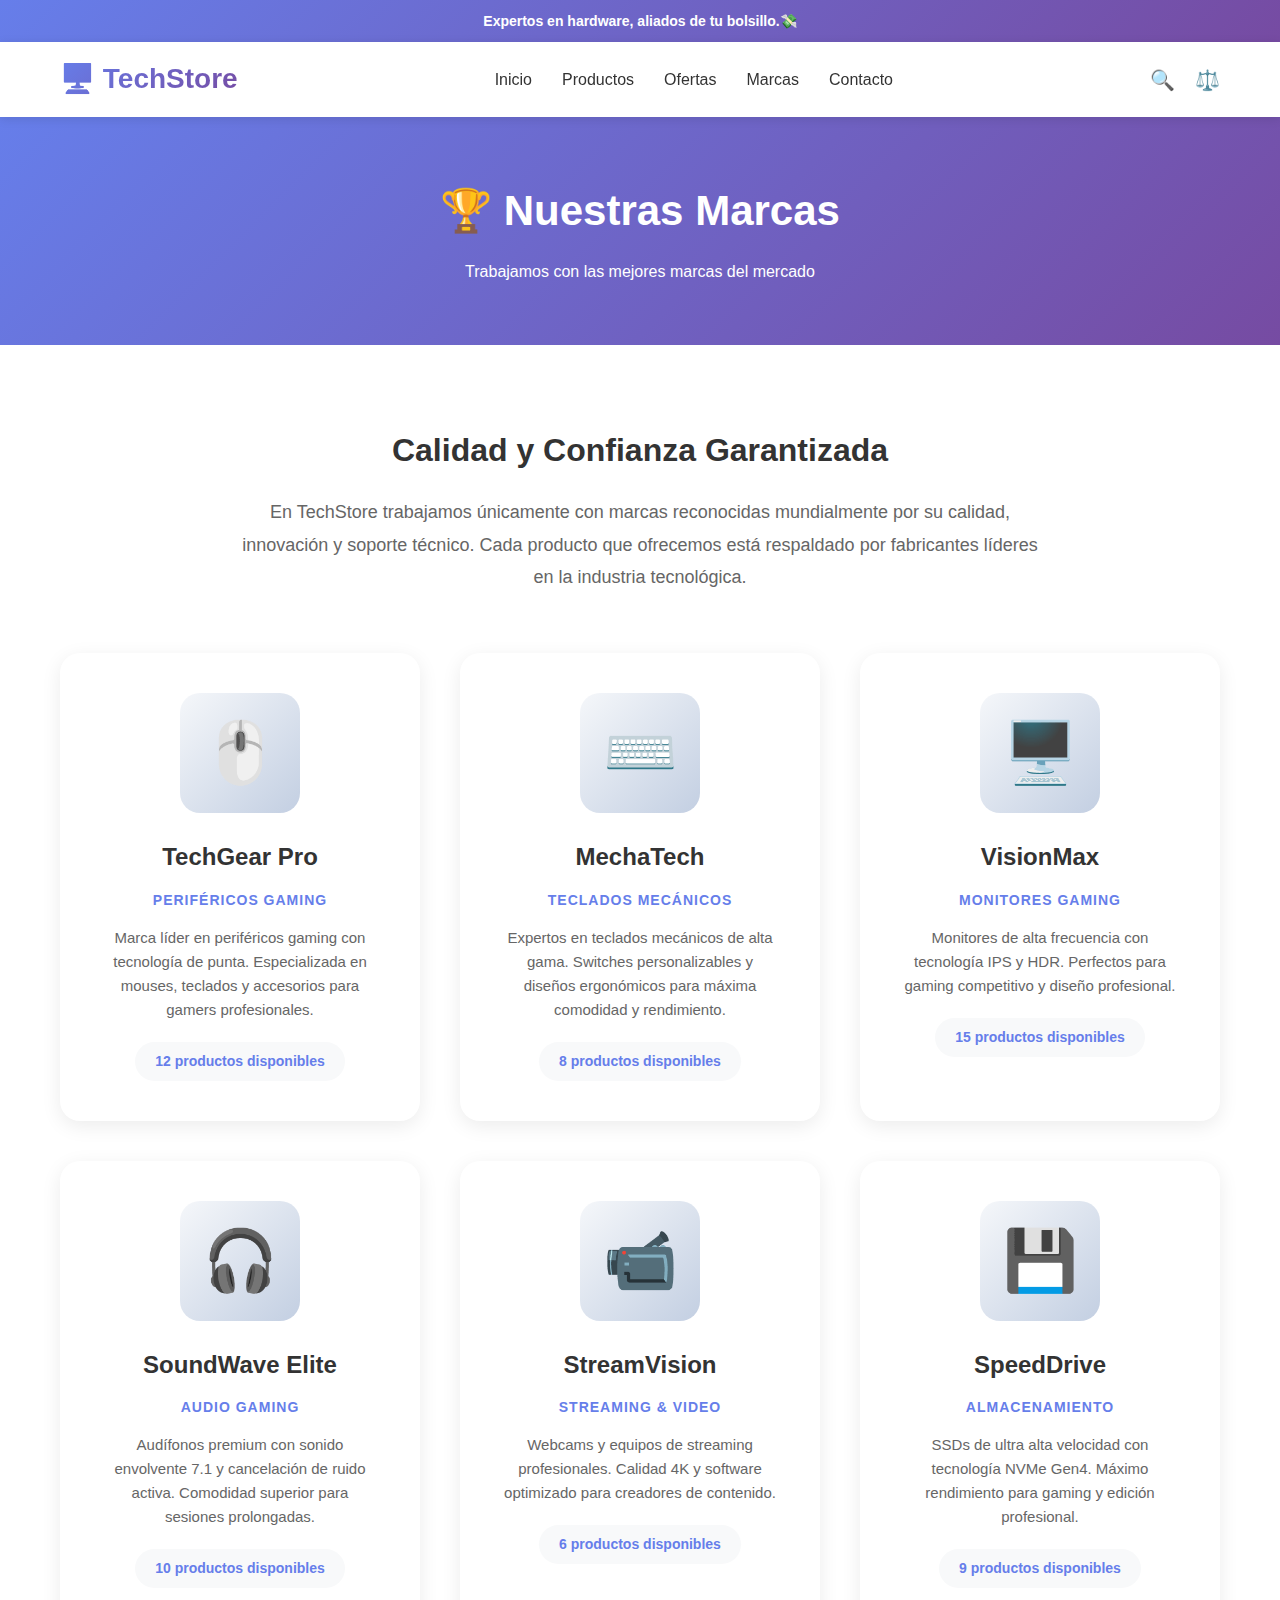
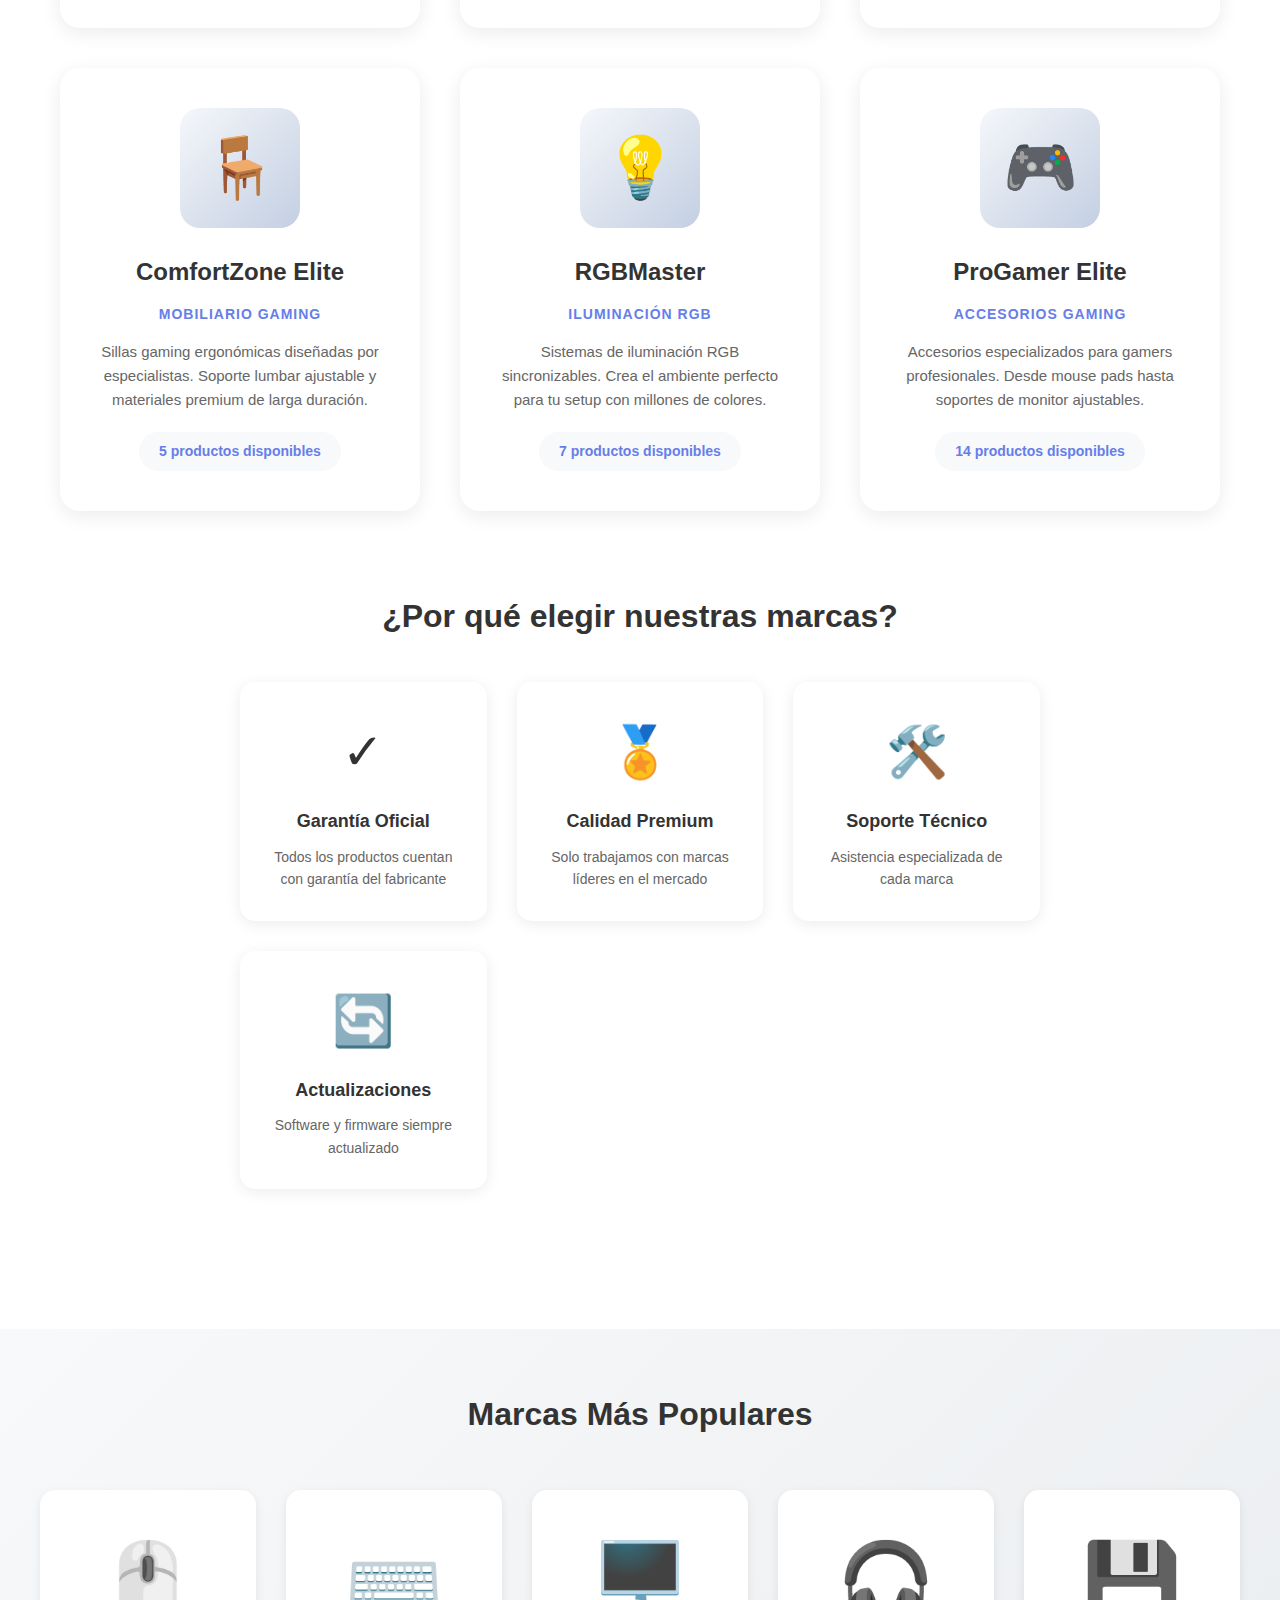
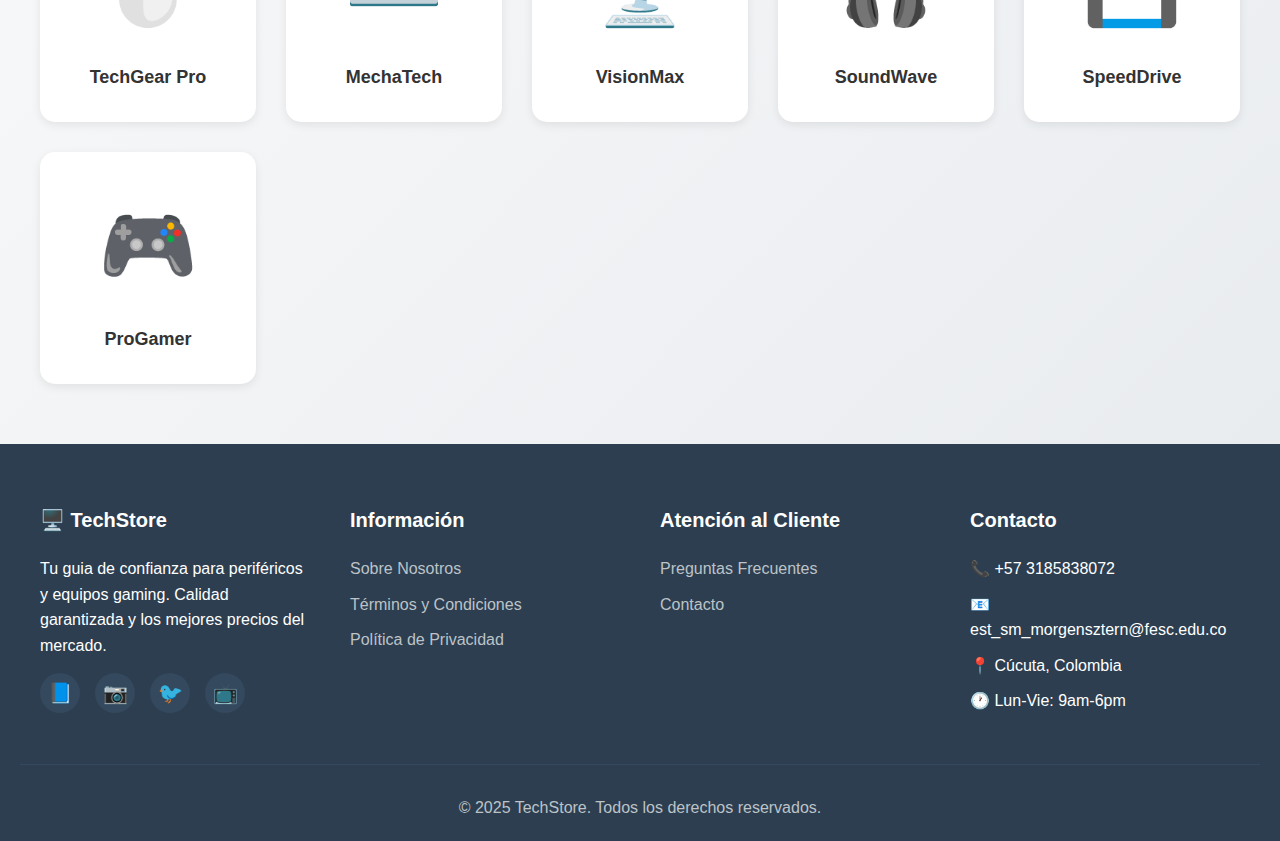
<file: marcas.html>
<!DOCTYPE html>
<html lang="es">
<head>
    <meta charset="UTF-8">
    <meta name="viewport" content="width=device-width, initial-scale=1.0">
    <title>Marcas - TechStore</title>
    <link rel="stylesheet" href="styles.css">
    <style>
        .brands-hero {
            background: linear-gradient(135deg, #667eea 0%, #764ba2 100%);
            color: white;
            padding: 60px 20px;
            text-align: center;
        }

        .brands-hero h1 {
            font-size: 42px;
            margin-bottom: 15px;
        }

        .brands-container {
            max-width: 1200px;
            margin: 0 auto;
            padding: 80px 20px;
        }

        .brands-intro {
            text-align: center;
            max-width: 800px;
            margin: 0 auto 60px;
        }

        .brands-intro h2 {
            font-size: 32px;
            color: #333;
            margin-bottom: 20px;
        }

        .brands-intro p {
            font-size: 18px;
            color: #666;
            line-height: 1.8;
        }

        .brands-grid {
            display: grid;
            grid-template-columns: repeat(auto-fill, minmax(300px, 1fr));
            gap: 40px;
            margin-bottom: 80px;
        }

        .brand-card {
            background: white;
            border-radius: 20px;
            padding: 40px;
            box-shadow: 0 5px 20px rgba(0,0,0,0.08);
            transition: transform 0.3s, box-shadow 0.3s;
            cursor: pointer;
            text-align: center;
        }

        .brand-card:hover {
            transform: translateY(-10px);
            box-shadow: 0 15px 40px rgba(0,0,0,0.15);
        }

        .brand-logo {
            width: 120px;
            height: 120px;
            margin: 0 auto 25px;
            background: linear-gradient(135deg, #f5f7fa 0%, #c3cfe2 100%);
            border-radius: 20px;
            display: flex;
            align-items: center;
            justify-content: center;
            font-size: 60px;
        }

        .brand-name {
            font-size: 24px;
            font-weight: bold;
            color: #333;
            margin-bottom: 12px;
        }

        .brand-category {
            color: #667eea;
            font-size: 14px;
            font-weight: 600;
            margin-bottom: 15px;
            text-transform: uppercase;
            letter-spacing: 1px;
        }

        .brand-description {
            color: #666;
            line-height: 1.6;
            font-size: 15px;
            margin-bottom: 20px;
        }

        .brand-products-count {
            display: inline-block;
            background: #f8f9fa;
            color: #667eea;
            padding: 8px 20px;
            border-radius: 20px;
            font-size: 14px;
            font-weight: 600;
        }

        .featured-brands {
            background: linear-gradient(135deg, #f8f9fa 0%, #e9ecef 100%);
            padding: 60px 20px;
            margin-top: 60px;
        }

        .featured-brands-container {
            max-width: 1200px;
            margin: 0 auto;
        }

        .featured-brands h2 {
            text-align: center;
            font-size: 32px;
            color: #333;
            margin-bottom: 50px;
        }

        .featured-grid {
            display: grid;
            grid-template-columns: repeat(auto-fit, minmax(200px, 1fr));
            gap: 30px;
        }

        .featured-brand {
            background: white;
            padding: 30px;
            border-radius: 15px;
            box-shadow: 0 3px 10px rgba(0,0,0,0.08);
            text-align: center;
            transition: transform 0.3s;
        }

        .featured-brand:hover {
            transform: scale(1.05);
        }

        .featured-logo {
            font-size: 80px;
            margin-bottom: 15px;
        }

        .featured-name {
            font-size: 18px;
            font-weight: bold;
            color: #333;
        }

        .why-brands {
            max-width: 800px;
            margin: 80px auto 0;
            text-align: center;
        }

        .why-brands h2 {
            font-size: 32px;
            color: #333;
            margin-bottom: 40px;
        }

        .benefits-grid {
            display: grid;
            grid-template-columns: repeat(auto-fit, minmax(200px, 1fr));
            gap: 30px;
        }

        .benefit-item {
            padding: 30px;
            background: white;
            border-radius: 15px;
            box-shadow: 0 3px 15px rgba(0,0,0,0.08);
        }

        .benefit-icon {
            font-size: 50px;
            margin-bottom: 15px;
        }

        .benefit-title {
            font-size: 18px;
            font-weight: bold;
            color: #333;
            margin-bottom: 10px;
        }

        .benefit-text {
            color: #666;
            font-size: 14px;
            line-height: 1.6;
        }

        @media (max-width: 768px) {
            .brands-hero h1 {
                font-size: 32px;
            }

            .brands-grid {
                grid-template-columns: 1fr;
            }

            .featured-grid {
                grid-template-columns: repeat(2, 1fr);
            }
        }
    </style>
</head>
<body>
    <!-- Header Top -->
    <div class="header-top">
        Expertos en hardware, aliados de tu bolsillo.💸
    </div>

    <!-- Header -->
    <header>
        <nav>
            <div class="logo">🖥️ TechStore</div>
            
            <button class="mobile-menu-btn" onclick="toggleMenu()">☰</button>
            
            <ul class="nav-links" id="navLinks">
                <li><a href="index.html">Inicio</a></li>
                <li><a href="producto.html">Productos</a></li>
                <li><a href="ofertas.html">Ofertas</a></li>
                <li><a href="marcas.html">Marcas</a></li>
                <li><a href="contacto.html">Contacto</a></li>
            </ul>

            <div class="nav-icons">
                <button class="icon-btn" onclick="window.location.href='index.html'">🔍</button>
                <button class="icon-btn" onclick="window.location.href='comparar.html'" title="Comparar productos">⚖️</button>
            </div>
        </nav>
    </header>

    <!-- Hero de Marcas -->
    <section class="brands-hero">
        <h1>🏆 Nuestras Marcas</h1>
        <p>Trabajamos con las mejores marcas del mercado</p>
    </section>

    <!-- Contenedor de Marcas -->
    <div class="brands-container">
        <div class="brands-intro">
            <h2>Calidad y Confianza Garantizada</h2>
            <p>En TechStore trabajamos únicamente con marcas reconocidas mundialmente por su calidad, innovación y soporte técnico. Cada producto que ofrecemos está respaldado por fabricantes líderes en la industria tecnológica.</p>
        </div>

        <div class="brands-grid">
            <div class="brand-card">
                <div class="brand-logo">🖱️</div>
                <div class="brand-name">TechGear Pro</div>
                <div class="brand-category">Periféricos Gaming</div>
                <p class="brand-description">
                    Marca líder en periféricos gaming con tecnología de punta. Especializada en mouses, teclados y accesorios para gamers profesionales.
                </p>
                <span class="brand-products-count">12 productos disponibles</span>
            </div>

            <div class="brand-card">
                <div class="brand-logo">⌨️</div>
                <div class="brand-name">MechaTech</div>
                <div class="brand-category">Teclados Mecánicos</div>
                <p class="brand-description">
                    Expertos en teclados mecánicos de alta gama. Switches personalizables y diseños ergonómicos para máxima comodidad y rendimiento.
                </p>
                <span class="brand-products-count">8 productos disponibles</span>
            </div>

            <div class="brand-card">
                <div class="brand-logo">🖥️</div>
                <div class="brand-name">VisionMax</div>
                <div class="brand-category">Monitores Gaming</div>
                <p class="brand-description">
                    Monitores de alta frecuencia con tecnología IPS y HDR. Perfectos para gaming competitivo y diseño profesional.
                </p>
                <span class="brand-products-count">15 productos disponibles</span>
            </div>

            <div class="brand-card">
                <div class="brand-logo">🎧</div>
                <div class="brand-name">SoundWave Elite</div>
                <div class="brand-category">Audio Gaming</div>
                <p class="brand-description">
                    Audífonos premium con sonido envolvente 7.1 y cancelación de ruido activa. Comodidad superior para sesiones prolongadas.
                </p>
                <span class="brand-products-count">10 productos disponibles</span>
            </div>

            <div class="brand-card">
                <div class="brand-logo">📹</div>
                <div class="brand-name">StreamVision</div>
                <div class="brand-category">Streaming & Video</div>
                <p class="brand-description">
                    Webcams y equipos de streaming profesionales. Calidad 4K y software optimizado para creadores de contenido.
                </p>
                <span class="brand-products-count">6 productos disponibles</span>
            </div>

            <div class="brand-card">
                <div class="brand-logo">💾</div>
                <div class="brand-name">SpeedDrive</div>
                <div class="brand-category">Almacenamiento</div>
                <p class="brand-description">
                    SSDs de ultra alta velocidad con tecnología NVMe Gen4. Máximo rendimiento para gaming y edición profesional.
                </p>
                <span class="brand-products-count">9 productos disponibles</span>
            </div>

            <div class="brand-card">
                <div class="brand-logo">🪑</div>
                <div class="brand-name">ComfortZone Elite</div>
                <div class="brand-category">Mobiliario Gaming</div>
                <p class="brand-description">
                    Sillas gaming ergonómicas diseñadas por especialistas. Soporte lumbar ajustable y materiales premium de larga duración.
                </p>
                <span class="brand-products-count">5 productos disponibles</span>
            </div>

            <div class="brand-card">
                <div class="brand-logo">💡</div>
                <div class="brand-name">RGBMaster</div>
                <div class="brand-category">Iluminación RGB</div>
                <p class="brand-description">
                    Sistemas de iluminación RGB sincronizables. Crea el ambiente perfecto para tu setup con millones de colores.
                </p>
                <span class="brand-products-count">7 productos disponibles</span>
            </div>

            <div class="brand-card">
                <div class="brand-logo">🎮</div>
                <div class="brand-name">ProGamer Elite</div>
                <div class="brand-category">Accesorios Gaming</div>
                <p class="brand-description">
                    Accesorios especializados para gamers profesionales. Desde mouse pads hasta soportes de monitor ajustables.
                </p>
                <span class="brand-products-count">14 productos disponibles</span>
            </div>
        </div>

        <!-- Por qué nuestras marcas -->
        <div class="why-brands">
            <h2>¿Por qué elegir nuestras marcas?</h2>
            <div class="benefits-grid">
                <div class="benefit-item">
                    <div class="benefit-icon">✓</div>
                    <div class="benefit-title">Garantía Oficial</div>
                    <p class="benefit-text">Todos los productos cuentan con garantía del fabricante</p>
                </div>
                <div class="benefit-item">
                    <div class="benefit-icon">🏅</div>
                    <div class="benefit-title">Calidad Premium</div>
                    <p class="benefit-text">Solo trabajamos con marcas líderes en el mercado</p>
                </div>
                <div class="benefit-item">
                    <div class="benefit-icon">🛠️</div>
                    <div class="benefit-title">Soporte Técnico</div>
                    <p class="benefit-text">Asistencia especializada de cada marca</p>
                </div>
                <div class="benefit-item">
                    <div class="benefit-icon">🔄</div>
                    <div class="benefit-title">Actualizaciones</div>
                    <p class="benefit-text">Software y firmware siempre actualizado</p>
                </div>
            </div>
        </div>
    </div>

    <!-- Marcas Destacadas -->
    <section class="featured-brands">
        <div class="featured-brands-container">
            <h2>Marcas Más Populares</h2>
            <div class="featured-grid">
                <div class="featured-brand">
                    <div class="featured-logo">🖱️</div>
                    <div class="featured-name">TechGear Pro</div>
                </div>
                <div class="featured-brand">
                    <div class="featured-logo">⌨️</div>
                    <div class="featured-name">MechaTech</div>
                </div>
                <div class="featured-brand">
                    <div class="featured-logo">🖥️</div>
                    <div class="featured-name">VisionMax</div>
                </div>
                <div class="featured-brand">
                    <div class="featured-logo">🎧</div>
                    <div class="featured-name">SoundWave</div>
                </div>
                <div class="featured-brand">
                    <div class="featured-logo">💾</div>
                    <div class="featured-name">SpeedDrive</div>
                </div>
                <div class="featured-brand">
                    <div class="featured-logo">🎮</div>
                    <div class="featured-name">ProGamer</div>
                </div>
            </div>
        </div>
    </section>

    <!-- Footer -->
    <footer>
        <div class="footer-content">
            <div class="footer-section">
                <h3>🖥️ TechStore</h3>
                <p>Tu guia de confianza para periféricos y equipos gaming. Calidad garantizada y los mejores precios del mercado.</p>
                <div class="social-icons">
                    <div class="social-icon">📘</div>
                    <div class="social-icon">📷</div>
                    <div class="social-icon">🐦</div>
                    <div class="social-icon">📺</div>
                </div>
            </div>
            
            <div class="footer-section">
                <h3>Información</h3>
                <ul>
                    <li><a href="#">Sobre Nosotros</a></li>
                    <li><a href="terminos.html">Términos y Condiciones</a></li>
                    <li><a href="faq.html">Política de Privacidad</a></li>
                </ul>
            </div>
            
            <div class="footer-section">
                <h3>Atención al Cliente</h3>
                <ul>
                    <li><a href="#">Preguntas Frecuentes</a></li>
                    <li><a href="contacto.html">Contacto</a></li>
                </ul>
            </div>
            
            <div class="footer-section">
                <h3>Contacto</h3>
                <ul>
                    <li>📞 +57 3185838072</li>
                    <li>📧est_sm_morgensztern@fesc.edu.co</li>
                    <li>📍 Cúcuta, Colombia</li>
                    <li>🕐 Lun-Vie: 9am-6pm</li>
                </ul>
            </div>
        </div>
        
        <div class="footer-bottom">
            <p>&copy; 2025 TechStore. Todos los derechos reservados.</p>
        </div>
    </footer>

    <script>
        function toggleMenu() {
            const navLinks = document.getElementById('navLinks');
            navLinks.classList.toggle('active');
        }
    </script>
</body>
</html>
</file>
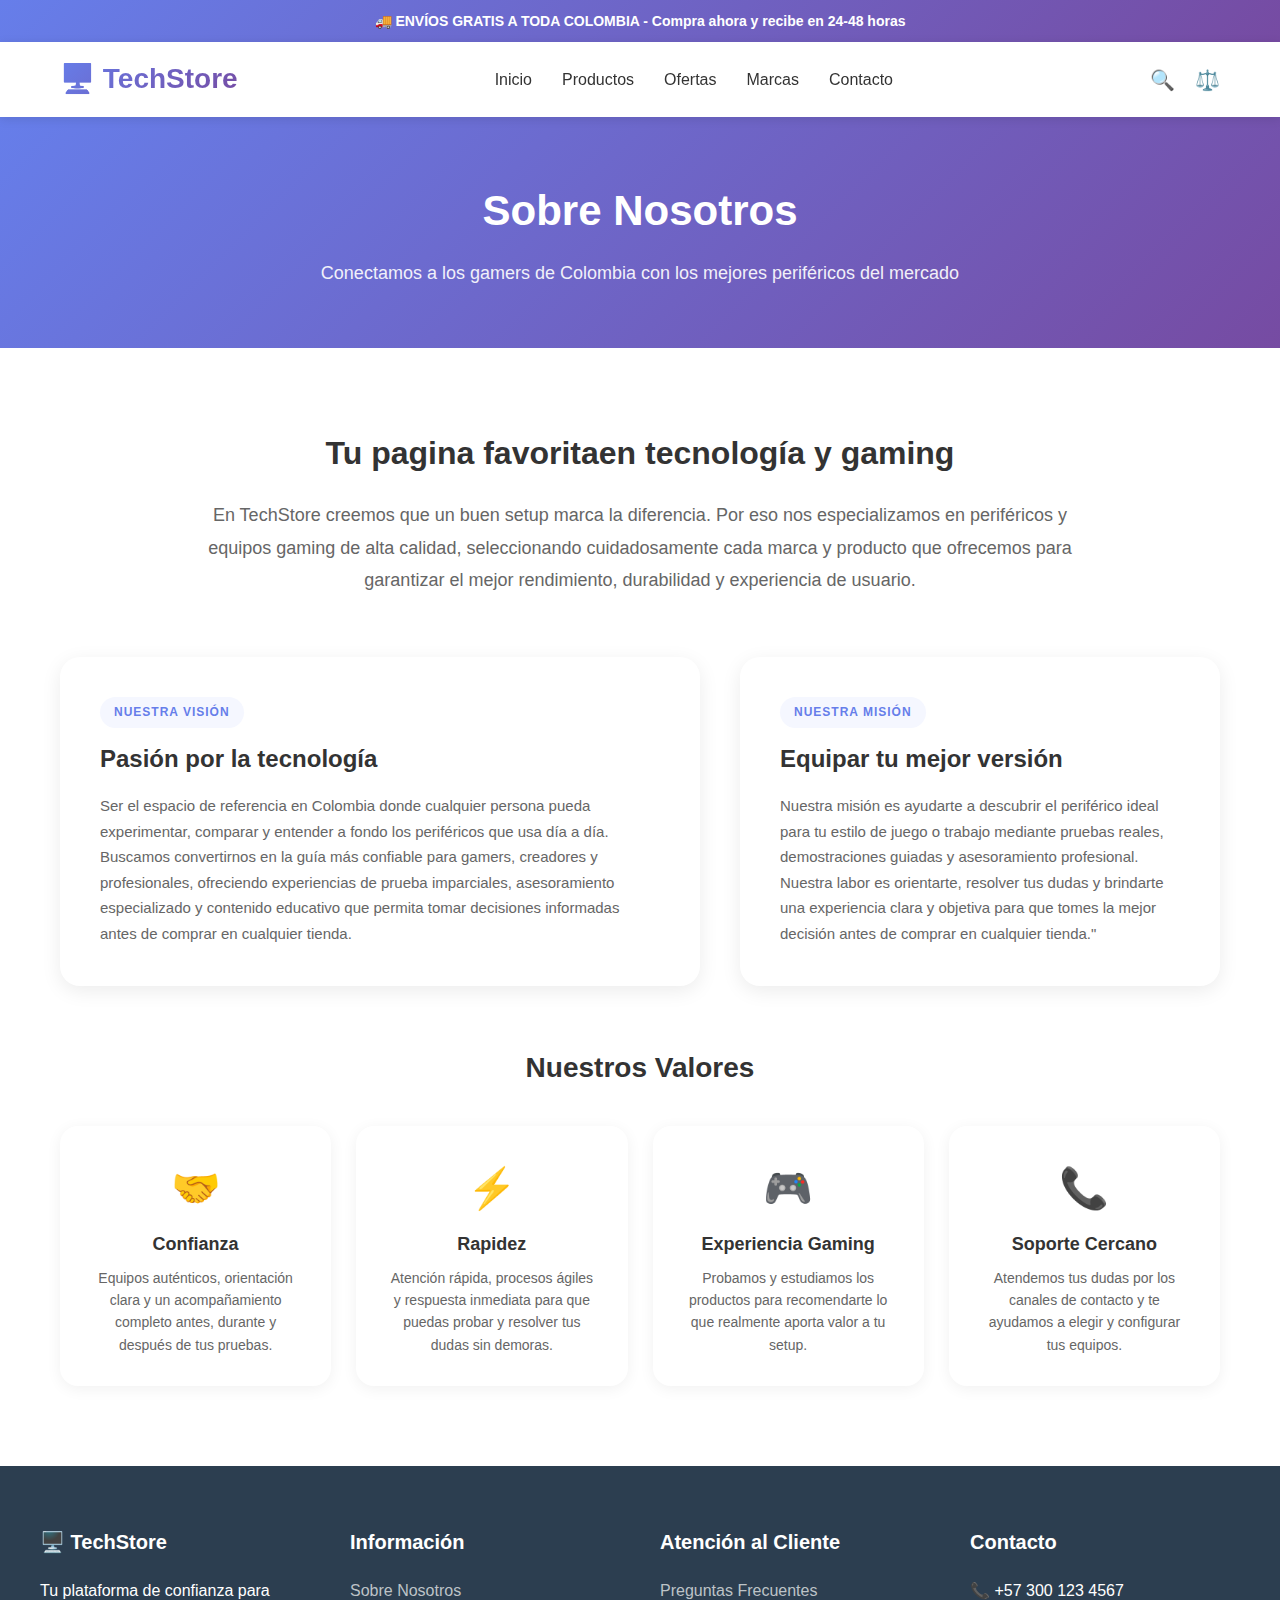
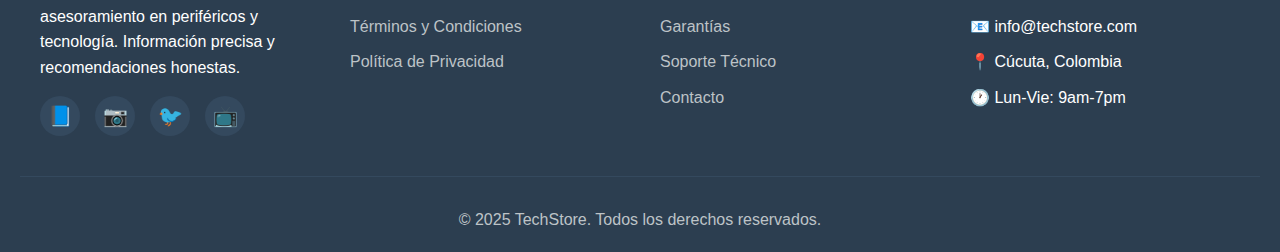
<file: nosotros.html>
<!DOCTYPE html>
<html lang="es">
<head>
    <meta charset="UTF-8">
    <meta name="viewport" content="width=device-width, initial-scale=1.0">
    <title>Sobre Nosotros - TechStore</title>
    <link rel="stylesheet" href="styles.css">
    <style>
        .about-hero {
            background: linear-gradient(135deg, #667eea 0%, #764ba2 100%);
            color: white;
            padding: 60px 20px;
            text-align: center;
        }

        .about-hero h1 {
            font-size: 42px;
            margin-bottom: 15px;
        }

        .about-hero p {
            font-size: 18px;
            opacity: 0.9;
        }

        .about-container {
            max-width: 1200px;
            margin: 0 auto;
            padding: 80px 20px;
        }

        .about-intro {
            max-width: 900px;
            margin: 0 auto 60px;
            text-align: center;
        }

        .about-intro h2 {
            font-size: 32px;
            color: #333;
            margin-bottom: 20px;
        }

        .about-intro p {
            font-size: 18px;
            color: #666;
            line-height: 1.8;
        }

        .about-grid {
            display: grid;
            grid-template-columns: minmax(0, 2fr) minmax(0, 1.5fr);
            gap: 40px;
            margin-bottom: 60px;
        }

        .about-card {
            background: white;
            border-radius: 20px;
            padding: 40px;
            box-shadow: 0 5px 20px rgba(0,0,0,0.08);
        }

        .about-card h3 {
            font-size: 24px;
            color: #333;
            margin-bottom: 15px;
        }

        .about-card p {
            color: #666;
            line-height: 1.7;
            font-size: 15px;
        }

        .about-tag {
            display: inline-block;
            background: #f5f7ff;
            color: #667eea;
            padding: 6px 14px;
            border-radius: 999px;
            font-size: 12px;
            font-weight: 600;
            text-transform: uppercase;
            letter-spacing: 1px;
            margin-bottom: 12px;
        }

        .values-section h2 {
            font-size: 28px;
            color: #333;
            text-align: center;
            margin-bottom: 35px;
        }

        .values-grid {
            display: grid;
            grid-template-columns: repeat(auto-fit, minmax(230px, 1fr));
            gap: 25px;
        }

        .value-card {
            background: white;
            border-radius: 18px;
            padding: 30px;
            box-shadow: 0 3px 15px rgba(0,0,0,0.06);
            text-align: center;
        }

        .value-icon {
            font-size: 40px;
            margin-bottom: 10px;
        }

        .value-title {
            font-size: 18px;
            font-weight: 700;
            color: #333;
            margin-bottom: 8px;
        }

        .value-text {
            font-size: 14px;
            color: #666;
            line-height: 1.6;
        }

        .stats-strip {
            margin-top: 60px;
            padding: 30px 25px;
            border-radius: 20px;
            background: linear-gradient(135deg, #f8f9fa 0%, #e9ecef 100%);
            display: grid;
            grid-template-columns: repeat(auto-fit, minmax(180px, 1fr));
            gap: 25px;
            text-align: center;
        }

        .stat-item h3 {
            font-size: 26px;
            color: #667eea;
            margin-bottom: 5px;
        }

        .stat-item p {
            font-size: 14px;
            color: #555;
        }

        @media (max-width: 900px) {
            .about-grid {
                grid-template-columns: 1fr;
            }

            .about-hero h1 {
                font-size: 32px;
            }
        }
    </style>
</head>
<body>
    <!-- Header Top -->
    <div class="header-top">
        🚚 ENVÍOS GRATIS A TODA COLOMBIA - Compra ahora y recibe en 24-48 horas
    </div>

    <!-- Header -->
    <header>
        <nav>
            <div class="logo">🖥️ TechStore</div>
            
            <button class="mobile-menu-btn" onclick="toggleMenu()">☰</button>
            
            <ul class="nav-links" id="navLinks">
                <li><a href="index.html">Inicio</a></li>
                <li><a href="producto.html">Productos</a></li>
                <li><a href="ofertas.html">Ofertas</a></li>
                <li><a href="marcas.html">Marcas</a></li>
                <li><a href="contacto.html">Contacto</a></li>
            </ul>

            <div class="nav-icons">
                <button class="icon-btn" onclick="window.location.href='index.html'">🔍</button>
                <button class="icon-btn" onclick="window.location.href='comparar.html'" title="Comparar productos">⚖️</button>
            </div>
        </nav>
    </header>

    <!-- Hero Sobre Nosotros -->
    <section class="about-hero">
        <h1>Sobre Nosotros</h1>
        <p>Conectamos a los gamers de Colombia con los mejores periféricos del mercado</p>
    </section>

    <!-- Contenido principal -->
    <div class="about-container">
        <div class="about-intro">
            <h2>Tu pagina favoritaen tecnología y gaming</h2>
            <p>
                En TechStore creemos que un buen setup marca la diferencia. Por eso nos especializamos en 
                periféricos y equipos gaming de alta calidad, seleccionando cuidadosamente cada marca y producto 
                que ofrecemos para garantizar el mejor rendimiento, durabilidad y experiencia de usuario.
            </p>
        </div>

        <div class="about-grid">
            <div class="about-card">
                <div class="about-tag">Nuestra Visión</div>
                <h3>Pasión por la tecnología</h3>
                <p>
                    Ser el espacio de referencia en Colombia donde cualquier persona pueda experimentar, 
                    comparar y entender a fondo los periféricos que usa día a día. Buscamos convertirnos en la guía más confiable para gamers,
                     creadores y profesionales, ofreciendo experiencias de prueba imparciales, asesoramiento especializado y contenido educativo que permita tomar decisiones informadas antes de comprar en cualquier tienda.
                </p>
            </div>
            <div class="about-card">
                <div class="about-tag">Nuestra Misión</div>
                <h3>Equipar tu mejor versión</h3>
                <p>
                    Nuestra misión es ayudarte a descubrir el periférico ideal para tu estilo de juego o trabajo mediante pruebas reales,
                    demostraciones guiadas y asesoramiento profesional. Nuestra labor es orientarte, 
                    resolver tus dudas y brindarte una experiencia clara y objetiva para que tomes la mejor decisión antes de comprar en cualquier tienda."
                </p>
            </div>
        </div>

        <div class="values-section">
            <h2>Nuestros Valores</h2>
            <div class="values-grid">
                <div class="value-card">
                    <div class="value-icon">🤝</div>
                    <div class="value-title">Confianza</div>
                    <p class="value-text">
                        Equipos auténticos, orientación clara y un acompañamiento completo antes, durante y después de tus pruebas.
                    </p>
                </div>
                <div class="value-card">
                    <div class="value-icon">⚡</div>
                    <div class="value-title">Rapidez</div>
                    <p class="value-text">
                        Atención rápida, procesos ágiles y respuesta inmediata para que puedas probar y resolver tus dudas sin demoras.
                    </p>
                </div>
                <div class="value-card">
                    <div class="value-icon">🎮</div>
                    <div class="value-title">Experiencia Gaming</div>
                    <p class="value-text">
                        Probamos y estudiamos los productos para recomendarte lo que realmente aporta valor a tu setup.
                    </p>
                </div>
                <div class="value-card">
                    <div class="value-icon">📞</div>
                    <div class="value-title">Soporte Cercano</div>
                    <p class="value-text">
                        Atendemos tus dudas por los canales de contacto y te ayudamos a elegir y configurar tus equipos.
                    </p>
                </div>
            </div>
        </div>
    </div>

    <!-- Footer -->
    <footer>
        <div class="footer-content">
            <div class="footer-section">
                <h3>🖥️ TechStore</h3>
                <p>Tu plataforma de confianza para asesoramiento en periféricos y tecnología. Información precisa y recomendaciones honestas.</p>
                <div class="social-icons">
                    <div class="social-icon">📘</div>
                    <div class="social-icon">📷</div>
                    <div class="social-icon">🐦</div>
                    <div class="social-icon">📺</div>
                </div>
            </div>
            
            <div class="footer-section">
                <h3>Información</h3>
                <ul>
                    <li><a href="nosotros.html">Sobre Nosotros</a></li>
                    <li><a href="terminos.html">Términos y Condiciones</a></li>
                    <li><a href="faq.html">Política de Privacidad</a></li>
                </ul>
            </div>
            
            <div class="footer-section">
                <h3>Atención al Cliente</h3>
                <ul>
                    <li><a href="#">Preguntas Frecuentes</a></li>
                    <li><a href="#">Garantías</a></li>
                    <li><a href="#">Soporte Técnico</a></li>
                    <li><a href="contacto.html">Contacto</a></li>
                </ul>
            </div>
            
            <div class="footer-section">
                <h3>Contacto</h3>
                <ul>
                    <li>📞 +57 300 123 4567</li>
                    <li>📧 info@techstore.com</li>
                    <li>📍 Cúcuta, Colombia</li>
                    <li>🕐 Lun-Vie: 9am-7pm</li>
                </ul>
            </div>
        </div>
        
        <div class="footer-bottom">
            <p>&copy; 2025 TechStore. Todos los derechos reservados.</p>
        </div>
    </footer>

    <script>
        function toggleMenu() {
            const navLinks = document.getElementById('navLinks');
            navLinks.classList.toggle('active');
        }
    </script>
</body>
</html>
</file>
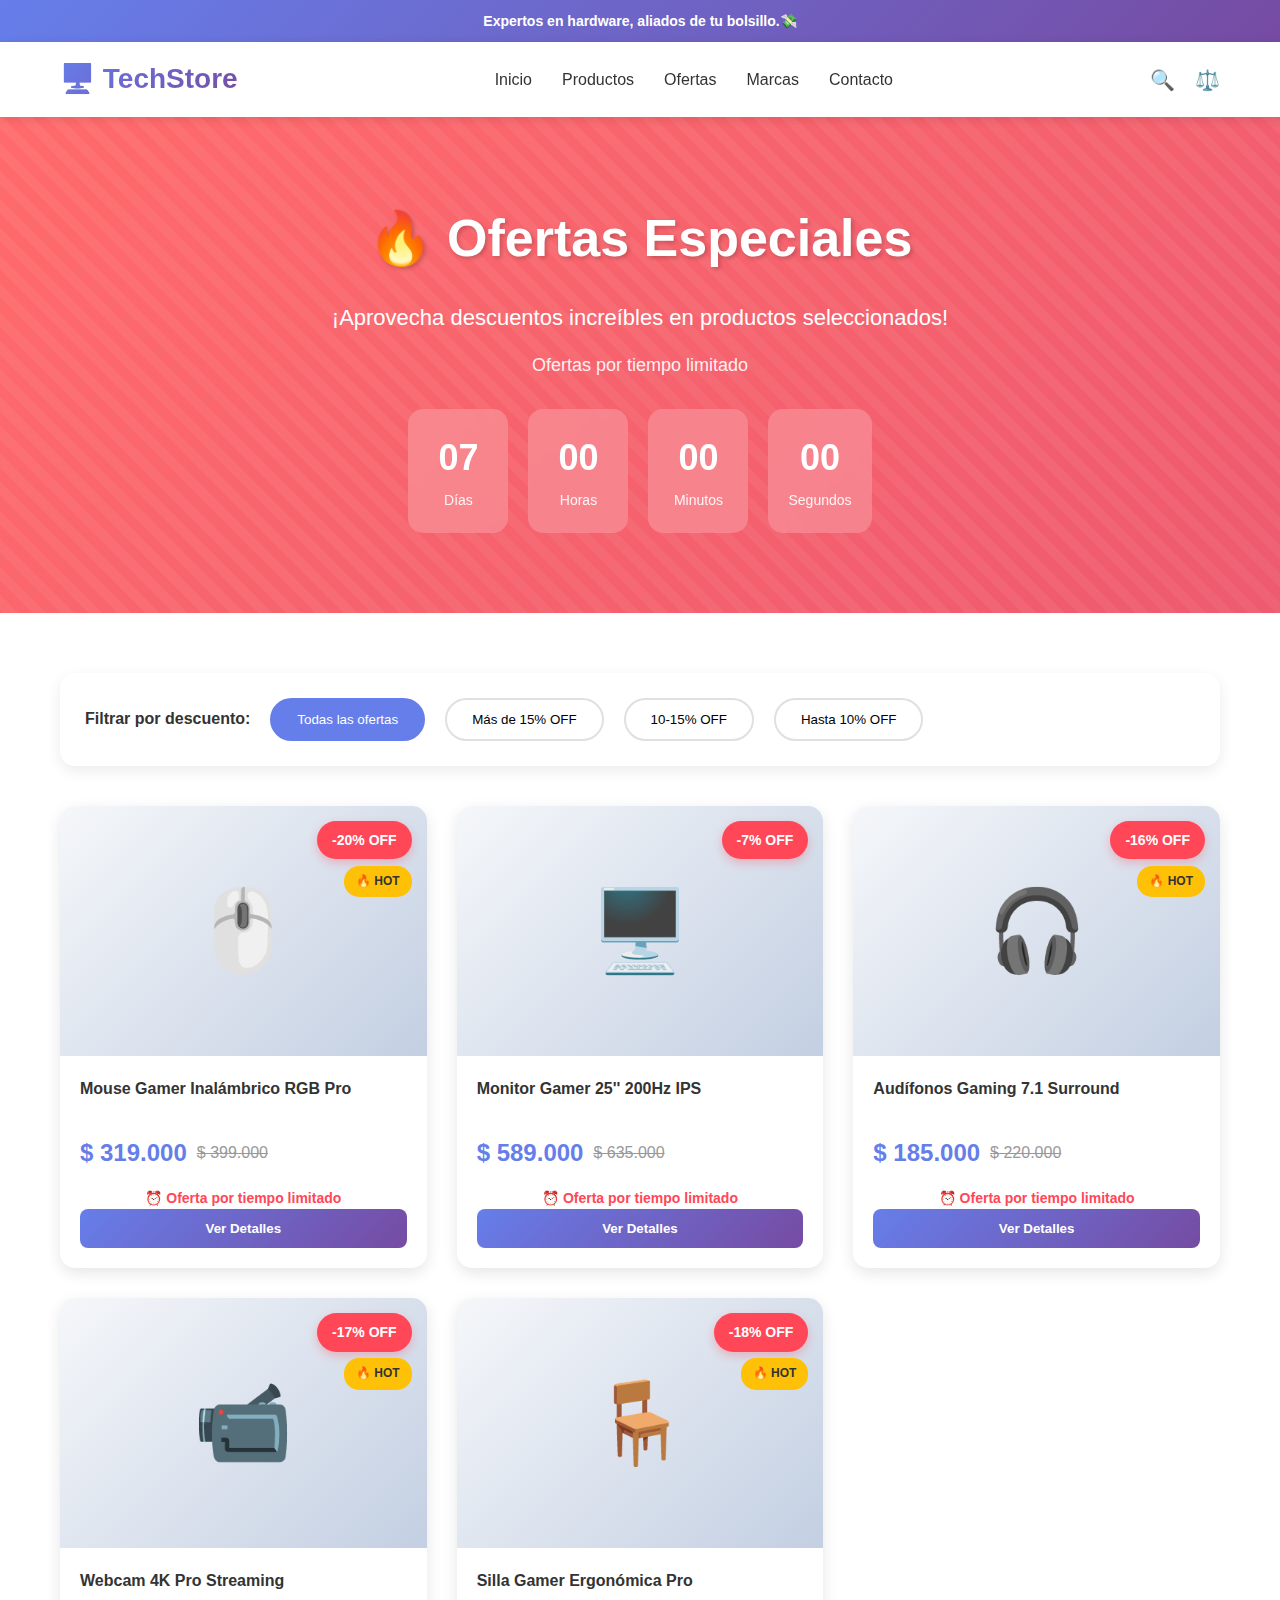
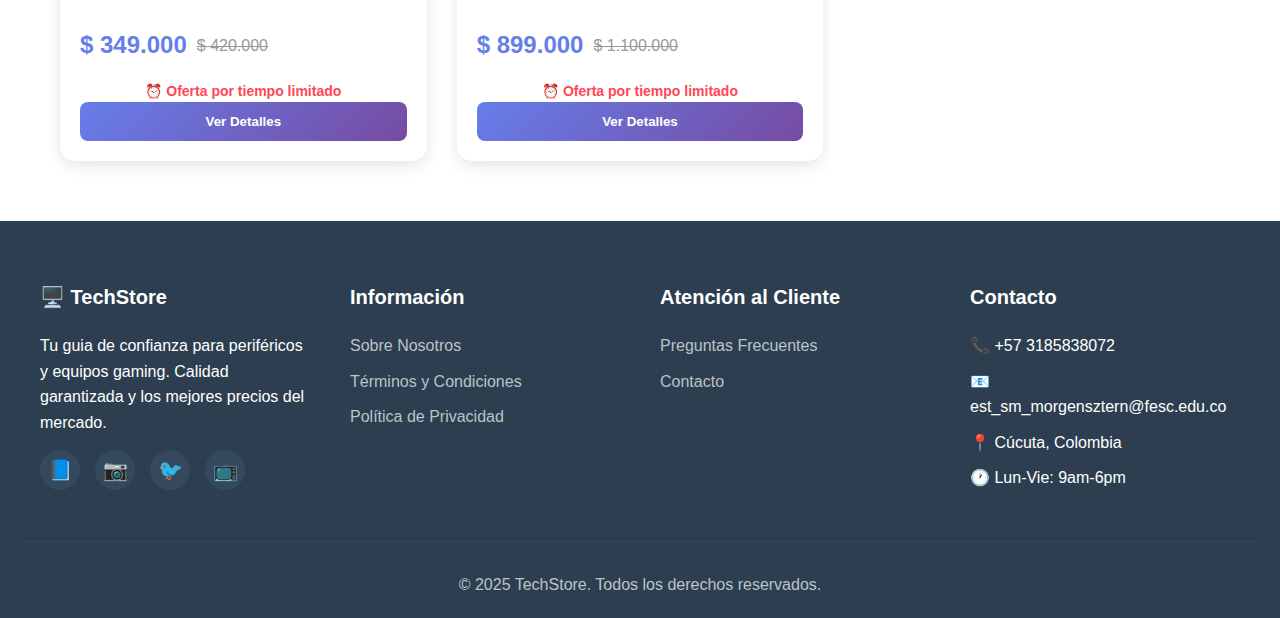
<file: ofertas.html>
<!DOCTYPE html>
<html lang="es">
<head>
    <meta charset="UTF-8">
    <meta name="viewport" content="width=device-width, initial-scale=1.0">
    <title>Ofertas - TechStore</title>
    <link rel="stylesheet" href="styles.css">
    <style>
        .offers-hero {
            background: linear-gradient(135deg, #ff6b6b 0%, #ee5a6f 100%);
            color: white;
            padding: 80px 20px;
            text-align: center;
            position: relative;
            overflow: hidden;
        }

        .offers-hero::before {
            content: "";
            position: absolute;
            top: -50%;
            left: -50%;
            width: 200%;
            height: 200%;
            background: repeating-linear-gradient(
                45deg,
                transparent,
                transparent 10px,
                rgba(255,255,255,0.05) 10px,
                rgba(255,255,255,0.05) 20px
            );
            animation: moveStripes 20s linear infinite;
        }

        @keyframes moveStripes {
            0% {transform: translate(0, 0);}
            100% {transform: translate(50px, 50px);}
        }

        .offers-hero-content {
            position: relative;
            z-index: 1;
        }

        .offers-hero h1 {
            font-size: 52px;
            margin-bottom: 20px;
            text-shadow: 2px 2px 4px rgba(0,0,0,0.2);
        }

        .offers-hero p {
            font-size: 22px;
            margin-bottom: 15px;
        }

        .timer-section {
            display: flex;
            justify-content: center;
            gap: 20px;
            margin-top: 30px;
        }

        .timer-box {
            background: rgba(255,255,255,0.2);
            backdrop-filter: blur(10px);
            padding: 20px;
            border-radius: 15px;
            min-width: 100px;
        }

        .timer-value {
            font-size: 36px;
            font-weight: bold;
            display: block;
        }

        .timer-label {
            font-size: 14px;
            opacity: 0.9;
        }

        .offers-container {
            max-width: 1200px;
            margin: 0 auto;
            padding: 60px 20px;
        }

        .offers-filter {
            background: white;
            padding: 25px;
            border-radius: 15px;
            box-shadow: 0 5px 15px rgba(0,0,0,0.08);
            margin-bottom: 40px;
            display: flex;
            gap: 20px;
            flex-wrap: wrap;
            align-items: center;
        }

        .filter-label {
            font-weight: 600;
            color: #333;
        }

        .filter-btn {
            padding: 12px 25px;
            background: white;
            border: 2px solid #e0e0e0;
            border-radius: 25px;
            cursor: pointer;
            transition: all 0.3s;
            font-weight: 500;
        }

        .filter-btn:hover, .filter-btn.active {
            background: #667eea;
            color: white;
            border-color: #667eea;
        }

        .offers-grid {
            display: grid;
            grid-template-columns: repeat(auto-fill, minmax(280px, 1fr));
            gap: 30px;
        }

        .offer-badge {
            position: absolute;
            top: 15px;
            right: 15px;
            background: #ff4757;
            color: white;
            padding: 8px 15px;
            border-radius: 20px;
            font-weight: bold;
            font-size: 14px;
            z-index: 10;
            box-shadow: 0 4px 10px rgba(255,71,87,0.3);
        }

        .product-card {
            position: relative;
        }

        .limited-badge {
            position: absolute;
            top: 60px;
            right: 15px;
            background: #ffc107;
            color: #333;
            padding: 6px 12px;
            border-radius: 15px;
            font-weight: bold;
            font-size: 12px;
            z-index: 10;
        }

        .offer-countdown {
            text-align: center;
            color: #ff4757;
            font-size: 14px;
            font-weight: 600;
            margin-top: 10px;
        }

        @media (max-width: 768px) {
            .offers-hero h1 {
                font-size: 36px;
            }

            .timer-section {
                gap: 10px;
            }

            .timer-box {
                padding: 15px;
                min-width: 70px;
            }

            .timer-value {
                font-size: 24px;
            }

            .offers-filter {
                flex-direction: column;
                align-items: stretch;
            }

            .filter-btn {
                width: 100%;
            }
        }
    </style>
</head>
<body>
    <!-- Header Top -->
    <div class="header-top">
        Expertos en hardware, aliados de tu bolsillo.💸
    </div>

    <!-- Header -->
    <header>
        <nav>
            <div class="logo">🖥️ TechStore</div>
            
            <button class="mobile-menu-btn" onclick="toggleMenu()">☰</button>
            
            <ul class="nav-links" id="navLinks">
                <li><a href="index.html">Inicio</a></li>
                <li><a href="producto.html">Productos</a></li>
                <li><a href="ofertas.html">Ofertas</a></li>
                <li><a href="marcas.html">Marcas</a></li>
                <li><a href="contacto.html">Contacto</a></li>
            </ul>

            <div class="nav-icons">
                <button class="icon-btn" onclick="window.location.href='index.html'">🔍</button>
                <button class="icon-btn" onclick="window.location.href='comparar.html'" title="Comparar productos">⚖️</button>
            </div>
        </nav>
    </header>

    <!-- Hero de Ofertas -->
    <section class="offers-hero">
        <div class="offers-hero-content">
            <h1>🔥 Ofertas Especiales</h1>
            <p>¡Aprovecha descuentos increíbles en productos seleccionados!</p>
            <p style="font-size: 18px; opacity: 0.9;">Ofertas por tiempo limitado</p>
            
            <div class="timer-section">
                <div class="timer-box">
                    <span class="timer-value" id="days">00</span>
                    <span class="timer-label">Días</span>
                </div>
                <div class="timer-box">
                    <span class="timer-value" id="hours">00</span>
                    <span class="timer-label">Horas</span>
                </div>
                <div class="timer-box">
                    <span class="timer-value" id="minutes">00</span>
                    <span class="timer-label">Minutos</span>
                </div>
                <div class="timer-box">
                    <span class="timer-value" id="seconds">00</span>
                    <span class="timer-label">Segundos</span>
                </div>
            </div>
        </div>
    </section>

    <!-- Contenedor de Ofertas -->
    <div class="offers-container">
        <!-- Filtros -->
        <div class="offers-filter">
            <span class="filter-label">Filtrar por descuento:</span>
            <button class="filter-btn active" onclick="filterOffers('all')">Todas las ofertas</button>
            <button class="filter-btn" onclick="filterOffers('high')">Más de 15% OFF</button>
            <button class="filter-btn" onclick="filterOffers('medium')">10-15% OFF</button>
            <button class="filter-btn" onclick="filterOffers('low')">Hasta 10% OFF</button>
        </div>

        <!-- Grid de ofertas -->
        <div class="offers-grid" id="offersGrid">
            <!-- Los productos se cargarán aquí dinámicamente -->
        </div>
    </div>

    <!-- Footer -->
    <footer>
        <div class="footer-content">
            <div class="footer-section">
                <h3>🖥️ TechStore</h3>
                <p>Tu guia de confianza para periféricos y equipos gaming. Calidad garantizada y los mejores precios del mercado.</p>
                <div class="social-icons">
                    <div class="social-icon">📘</div>
                    <div class="social-icon">📷</div>
                    <div class="social-icon">🐦</div>
                    <div class="social-icon">📺</div>
                </div>
            </div>
            
            <div class="footer-section">
                <h3>Información</h3>
                <ul>
                    <li><a href="#">Sobre Nosotros</a></li>
                    <li><a href="terminos.html">Términos y Condiciones</a></li>
                    <li><a href="faq.html">Política de Privacidad</a></li>
                </ul>
            </div>
            
            <div class="footer-section">
                <h3>Atención al Cliente</h3>
                <ul>
                    <li><a href="#">Preguntas Frecuentes</a></li>
                    <li><a href="contacto.html">Contacto</a></li>
                </ul>
            </div>
            
            <div class="footer-section">
                <h3>Contacto</h3>
                <ul>
                    <li>📞 +57 3185838072</li>
                    <li>📧est_sm_morgensztern@fesc.edu.co</li>
                    <li>📍 Cúcuta, Colombia</li>
                    <li>🕐 Lun-Vie: 9am-6pm</li>
                </ul>
            </div>
        </div>
        
        <div class="footer-bottom">
            <p>&copy; 2025 TechStore. Todos los derechos reservados.</p>
        </div>
    </footer>

    <script src="script.js"></script>
    <script src="ofertas.js"></script>
</body>
</html>
</file>
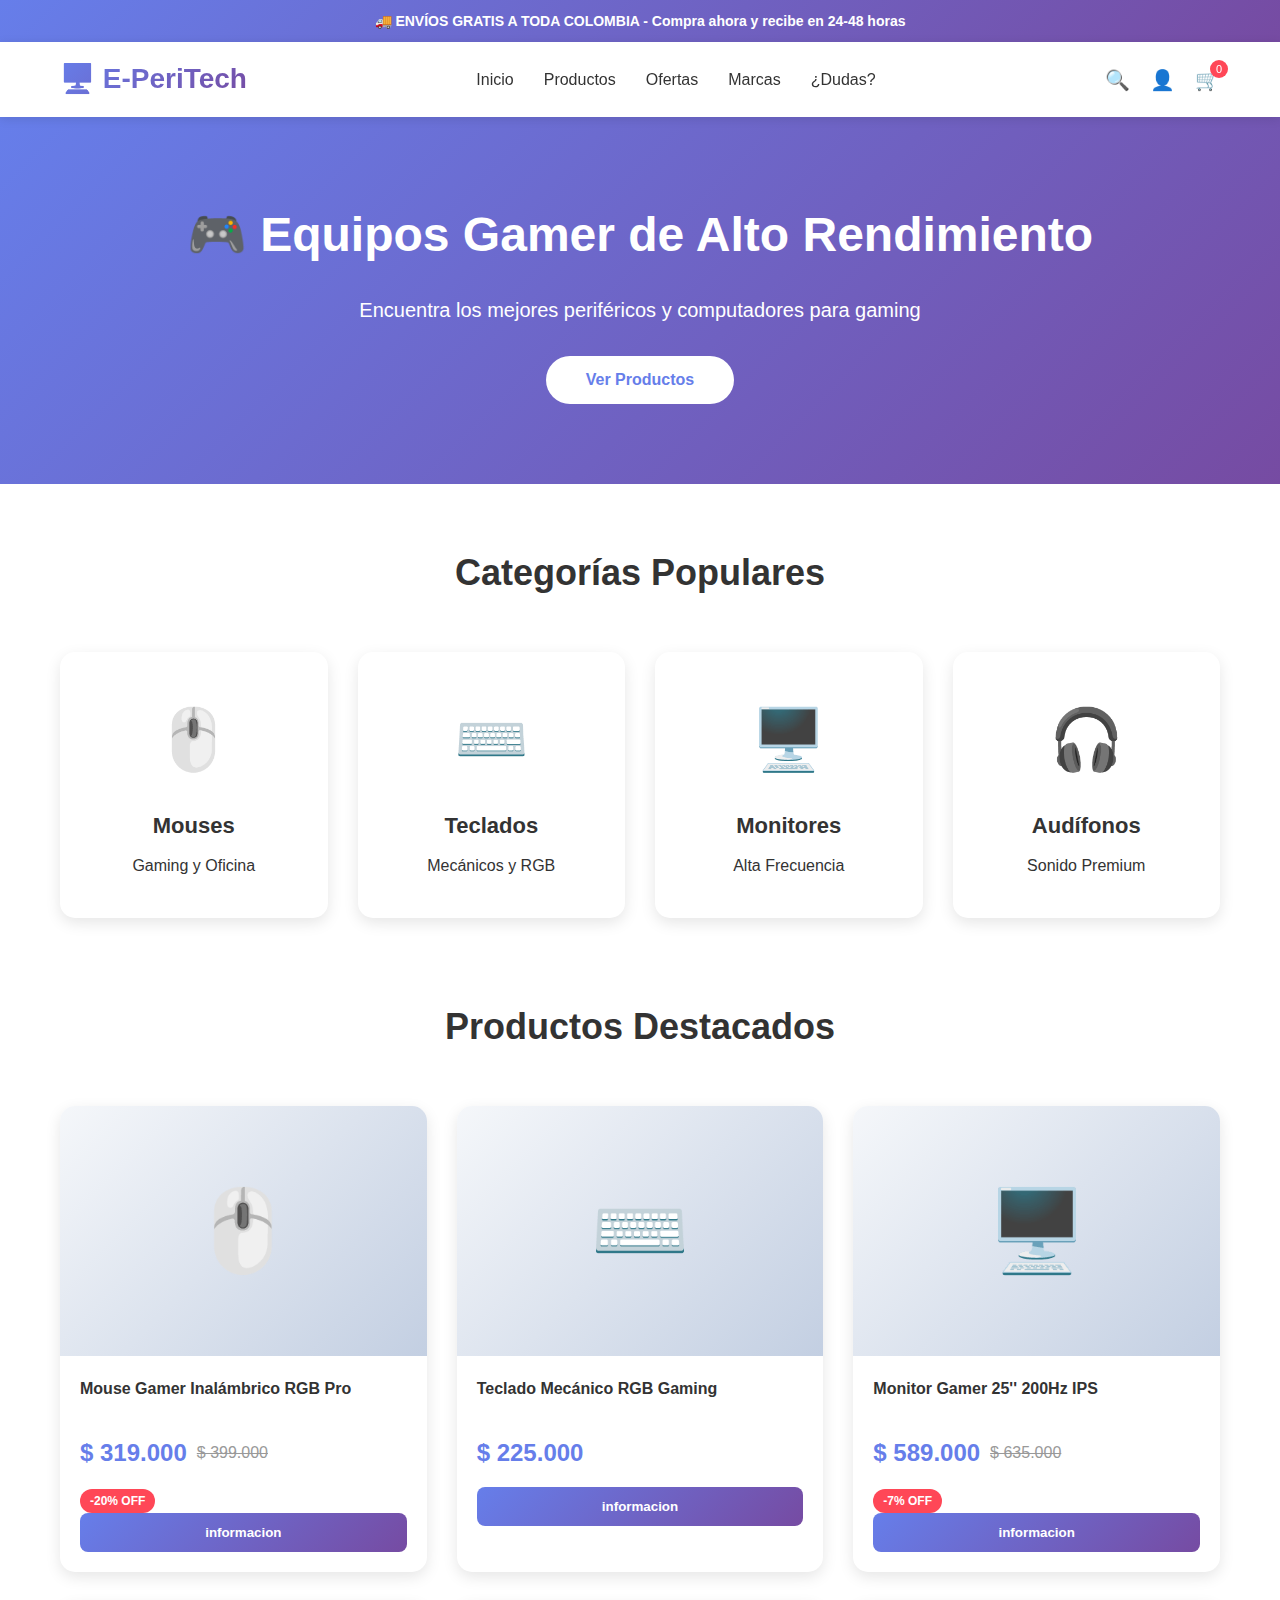
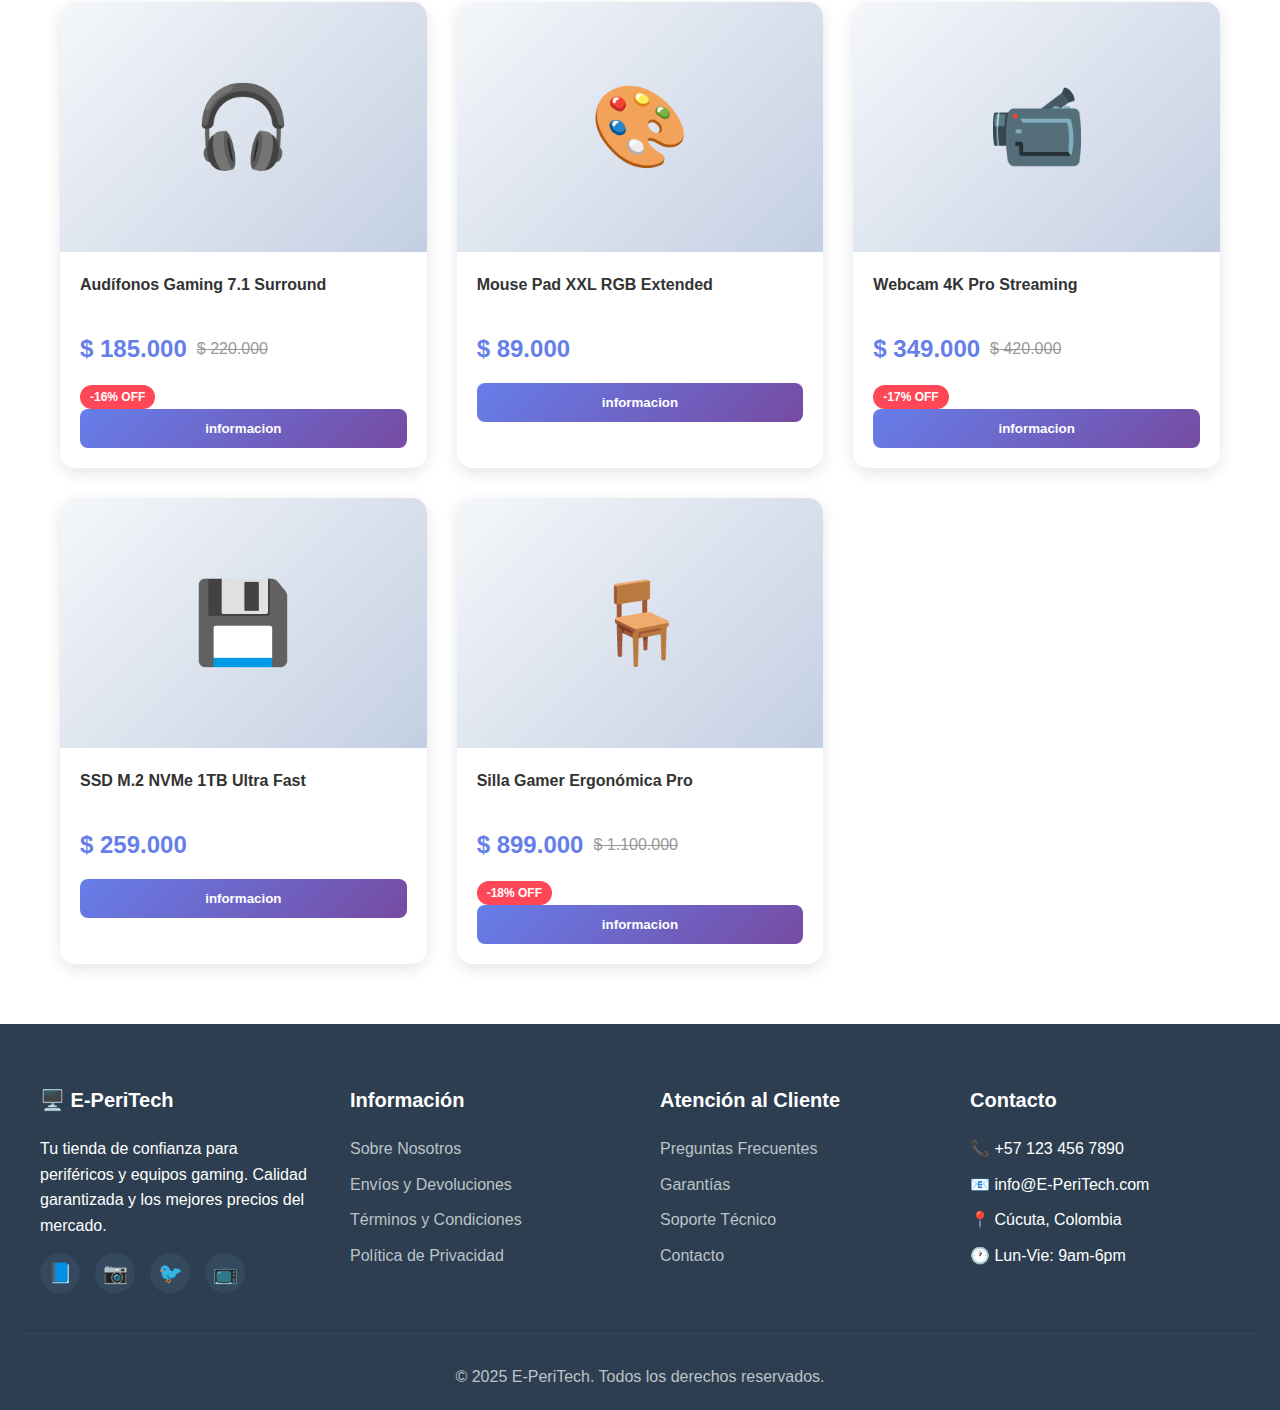
<file: producto.html>
<!DOCTYPE html>
<html lang="es">
<head>
    <meta charset="UTF-8">
    <meta name="viewport" content="width=device-width, initial-scale=1.0">
    <title>Detalles del Producto - TechStore</title>
    <link rel="stylesheet" href="styles.css">
    <style>
        .product-detail-container {
            max-width: 1200px;
            margin: 0 auto;
            padding: 60px 20px;
        }

        .breadcrumb {
            display: flex;
            gap: 10px;
            margin-bottom: 40px;
            font-size: 14px;
            color: #666;
        }

        .breadcrumb a {
            color: #667eea;
            text-decoration: none;
        }

        .breadcrumb a:hover {
            text-decoration: underline;
        }

        .product-detail-grid {
            display: grid;
            grid-template-columns: 1fr 1fr;
            gap: 60px;
            margin-bottom: 80px;
        }

        .product-image-section {
            position: sticky;
            top: 100px;
            height: fit-content;
        }

        .product-main-image {
            width: 100%;
            aspect-ratio: 1;
            background: linear-gradient(135deg, #f5f7fa 0%, #c3cfe2 100%);
            border-radius: 20px;
            display: flex;
            align-items: center;
            justify-content: center;
            font-size: 200px;
            margin-bottom: 20px;
            box-shadow: 0 10px 30px rgba(0,0,0,0.1);
        }

        .product-info-section h1 {
            font-size: 36px;
            color: #333;
            margin-bottom: 15px;
        }

        .product-rating {
            display: flex;
            align-items: center;
            gap: 10px;
            margin-bottom: 20px;
        }

        .stars {
            color: #ffc107;
            font-size: 20px;
        }

        .rating-text {
            color: #666;
            font-size: 14px;
        }

        .product-price-section {
            background: #f8f9fa;
            padding: 25px;
            border-radius: 15px;
            margin-bottom: 30px;
        }

        .current-price {
            font-size: 42px;
            font-weight: bold;
            color: #667eea;
            margin-bottom: 10px;
        }

        .old-price {
            font-size: 24px;
            color: #999;
            text-decoration: line-through;
            margin-right: 15px;
        }

        .savings {
            display: inline-block;
            background: #10b981;
            color: white;
            padding: 8px 15px;
            border-radius: 20px;
            font-size: 14px;
            font-weight: bold;
        }

        .product-description {
            margin-bottom: 30px;
        }

        .product-description h2 {
            font-size: 24px;
            margin-bottom: 15px;
            color: #333;
        }

        .product-description p {
            color: #666;
            line-height: 1.8;
            font-size: 16px;
        }

        .product-features {
            margin-bottom: 30px;
        }

        .product-features h3 {
            font-size: 20px;
            margin-bottom: 15px;
            color: #333;
        }

        .features-list {
            list-style: none;
            display: grid;
            gap: 12px;
        }

        .features-list li {
            display: flex;
            align-items: center;
            gap: 12px;
            color: #666;
            font-size: 15px;
        }

        .features-list li::before {
            content: "✓";
            display: flex;
            align-items: center;
            justify-content: center;
            width: 24px;
            height: 24px;
            background: #10b981;
            color: white;
            border-radius: 50%;
            font-weight: bold;
            flex-shrink: 0;
        }

        .product-actions {
            display: flex;
            gap: 15px;
            margin-bottom: 30px;
        }

        .btn-contact {
            flex: 1;
            background: linear-gradient(135deg, #667eea 0%, #764ba2 100%);
            color: white;
            padding: 18px;
            border: none;
            border-radius: 12px;
            font-size: 18px;
            font-weight: bold;
            cursor: pointer;
            transition: transform 0.3s, box-shadow 0.3s;
        }

        .btn-contact:hover {
            transform: translateY(-3px);
            box-shadow: 0 10px 25px rgba(102, 126, 234, 0.3);
        }

        .btn-compare {
            padding: 18px 30px;
            background: white;
            color: #667eea;
            border: 2px solid #667eea;
            border-radius: 12px;
            font-size: 18px;
            font-weight: bold;
            cursor: pointer;
            transition: all 0.3s;
        }

        .btn-compare:hover {
            background: #667eea;
            color: white;
        }

        .product-meta {
            display: grid;
            gap: 15px;
            padding: 25px;
            background: #f8f9fa;
            border-radius: 15px;
        }

        .meta-item {
            display: flex;
            justify-content: space-between;
            padding-bottom: 15px;
            border-bottom: 1px solid #e0e0e0;
        }

        .meta-item:last-child {
            border-bottom: none;
            padding-bottom: 0;
        }

        .meta-label {
            color: #666;
            font-weight: 500;
        }

        .meta-value {
            color: #333;
            font-weight: 600;
        }

        .related-products {
            margin-top: 80px;
        }

        .related-products h2 {
            font-size: 32px;
            text-align: center;
            margin-bottom: 40px;
            color: #333;
        }

        @media (max-width: 768px) {
            .product-detail-grid {
                grid-template-columns: 1fr;
                gap: 40px;
            }

            .product-image-section {
                position: static;
            }

            .product-main-image {
                font-size: 120px;
            }

            .product-info-section h1 {
                font-size: 28px;
            }

            .current-price {
                font-size: 32px;
            }

            .product-actions {
                flex-direction: column;
            }
        }
    </style>
</head>
<body>
    <!-- Header Top -->
    <div class="header-top">
        🚚 ENVÍOS GRATIS A TODA COLOMBIA - Compra ahora y recibe en 24-48 horas
    </div>

    <!-- Header -->
    <header>
        <nav>
            <div class="logo">🖥️ TechStore</div>
            
            <button class="mobile-menu-btn" onclick="toggleMenu()">☰</button>
            
            <ul class="nav-links" id="navLinks">
                <li><a href="index.html">Inicio</a></li>
                <li><a href="index.html#productos">Productos</a></li>
                <li><a href="ofertas.html">Ofertas</a></li>
                <li><a href="marcas.html">Marcas</a></li>
                <li><a href="contacto.html">Contacto</a></li>
            </ul>

            <div class="nav-icons">
                <button class="icon-btn" onclick="window.location.href='index.html'">🔍</button>
                <button class="icon-btn" onclick="alert('Iniciar sesión')">👤</button>
                <button class="icon-btn" onclick="window.location.href='comparar.html'" title="Comparar productos">⚖️</button>
            </div>
        </nav>
    </header>

    <!-- Detalles del Producto -->
    <div class="product-detail-container">
        <div class="breadcrumb">
            <a href="index.html">Inicio</a>
            <span>/</span>
            <a href="index.html#productos">Productos</a>
            <span>/</span>
            <span id="breadcrumbProduct">Producto</span>
        </div>

        <div class="product-detail-grid">
            <div class="product-image-section">
                <div class="product-main-image" id="productImage">🖱️</div>
            </div>

            <div class="product-info-section">
                <h1 id="productTitle">Cargando...</h1>
                
                <div class="product-rating">
                    <div class="stars">★★★★★</div>
                    <span class="rating-text">(4.8/5 - 247 reseñas)</span>
                </div>

                <div class="product-price-section">
                    <div class="current-price" id="productPrice">$0</div>
                    <div id="priceInfo"></div>
                </div>

                <div class="product-description">
                    <h2>Descripción</h2>
                    <p id="productDescription">Cargando descripción...</p>
                </div>

                <div class="product-features">
                    <h3>Características principales</h3>
                    <ul class="features-list" id="featuresList">
                        <li>Cargando características...</li>
                    </ul>
                </div>

                <div class="product-actions">
                    <button class="btn-contact" onclick="contactSeller()">
                        📞 Contactar para comprar
                    </button>
                    <button class="btn-compare" onclick="addToCompare()">
                        ⚖️ Comparar
                    </button>
                </div>

                <div class="product-meta">
                    <div class="meta-item">
                        <span class="meta-label">Categoría:</span>
                        <span class="meta-value" id="productCategory">-</span>
                    </div>
                    <div class="meta-item">
                        <span class="meta-label">Marca:</span>
                        <span class="meta-value" id="productBrand">-</span>
                    </div>
                    <div class="meta-item">
                        <span class="meta-label">SKU:</span>
                        <span class="meta-value" id="productSku">-</span>
                    </div>
                    <div class="meta-item">
                        <span class="meta-label">Disponibilidad:</span>
                        <span class="meta-value" style="color: #10b981;">✓ En stock</span>
                    </div>
                </div>
            </div>
        </div>

        <!-- Productos Relacionados -->
        <div class="related-products">
            <h2>Productos Relacionados</h2>
            <div class="products-grid" id="relatedProducts"></div>
        </div>
    </div>

    <!-- Footer -->
    <footer>
        <div class="footer-content">
            <div class="footer-section">
                <h3>🖥️ TechStore</h3>
                <p>Tu tienda de confianza para periféricos y equipos gaming. Calidad garantizada y los mejores precios del mercado.</p>
                <div class="social-icons">
                    <div class="social-icon">📘</div>
                    <div class="social-icon">📷</div>
                    <div class="social-icon">🐦</div>
                    <div class="social-icon">📺</div>
                </div>
            </div>
            
            <div class="footer-section">
                <h3>Información</h3>
                <ul>
                    <li><a href="#">Sobre Nosotros</a></li>
                    <li><a href="#">Envíos y Devoluciones</a></li>
                    <li><a href="#">Términos y Condiciones</a></li>
                    <li><a href="#">Política de Privacidad</a></li>
                </ul>
            </div>
            
            <div class="footer-section">
                <h3>Atención al Cliente</h3>
                <ul>
                    <li><a href="#">Preguntas Frecuentes</a></li>
                    <li><a href="#">Garantías</a></li>
                    <li><a href="#">Soporte Técnico</a></li>
                    <li><a href="contacto.html">Contacto</a></li>
                </ul>
            </div>
            
            <div class="footer-section">
                <h3>Contacto</h3>
                <ul>
                    <li>📞 +57 300 123 4567</li>
                    <li>📧 info@techstore.com</li>
                    <li>📍 Cúcuta, Colombia</li>
                    <li>🕐 Lun-Vie: 9am-7pm</li>
                </ul>
            </div>
        </div>
        
        <div class="footer-bottom">
            <p>&copy; 2025 TechStore. Todos los derechos reservados.</p>
        </div>
    </footer>

    <script src="script.js"></script>
    <script src="product-detail.js"></script>
</body>
</html>
</file>
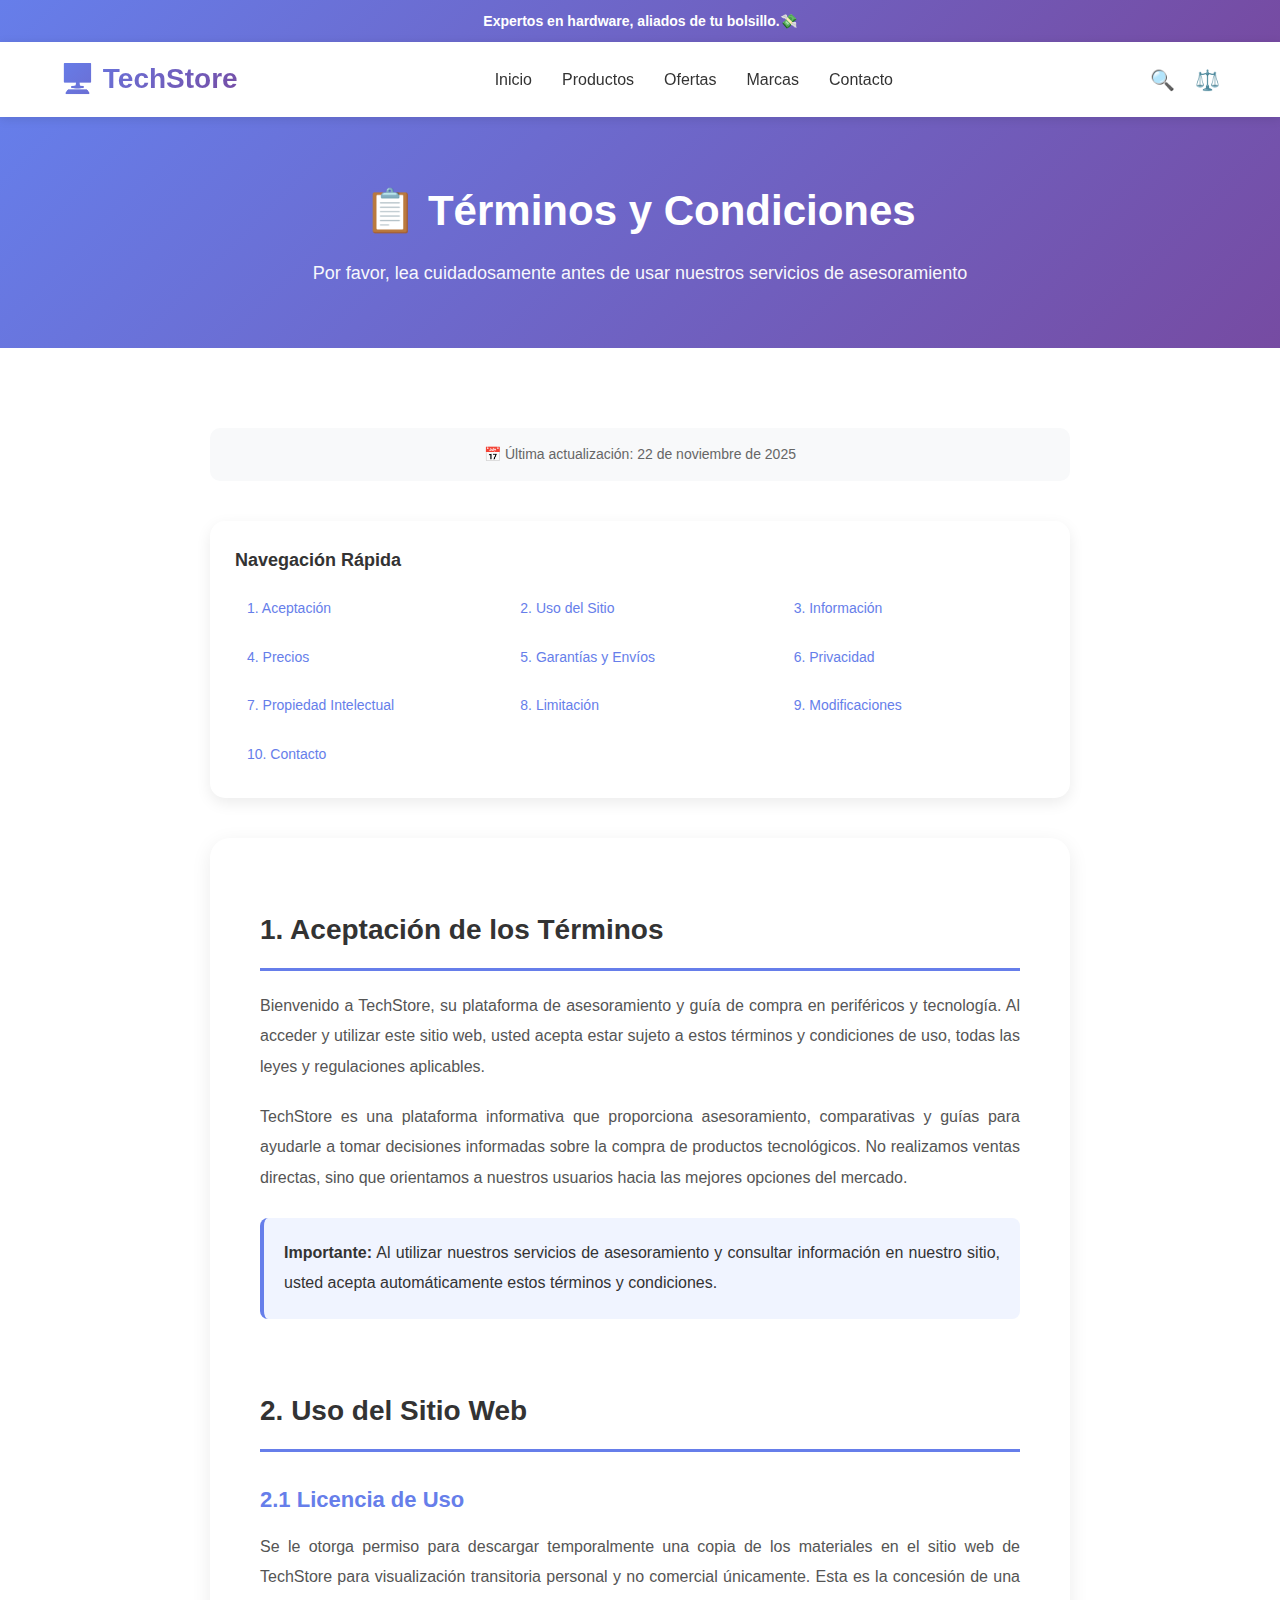
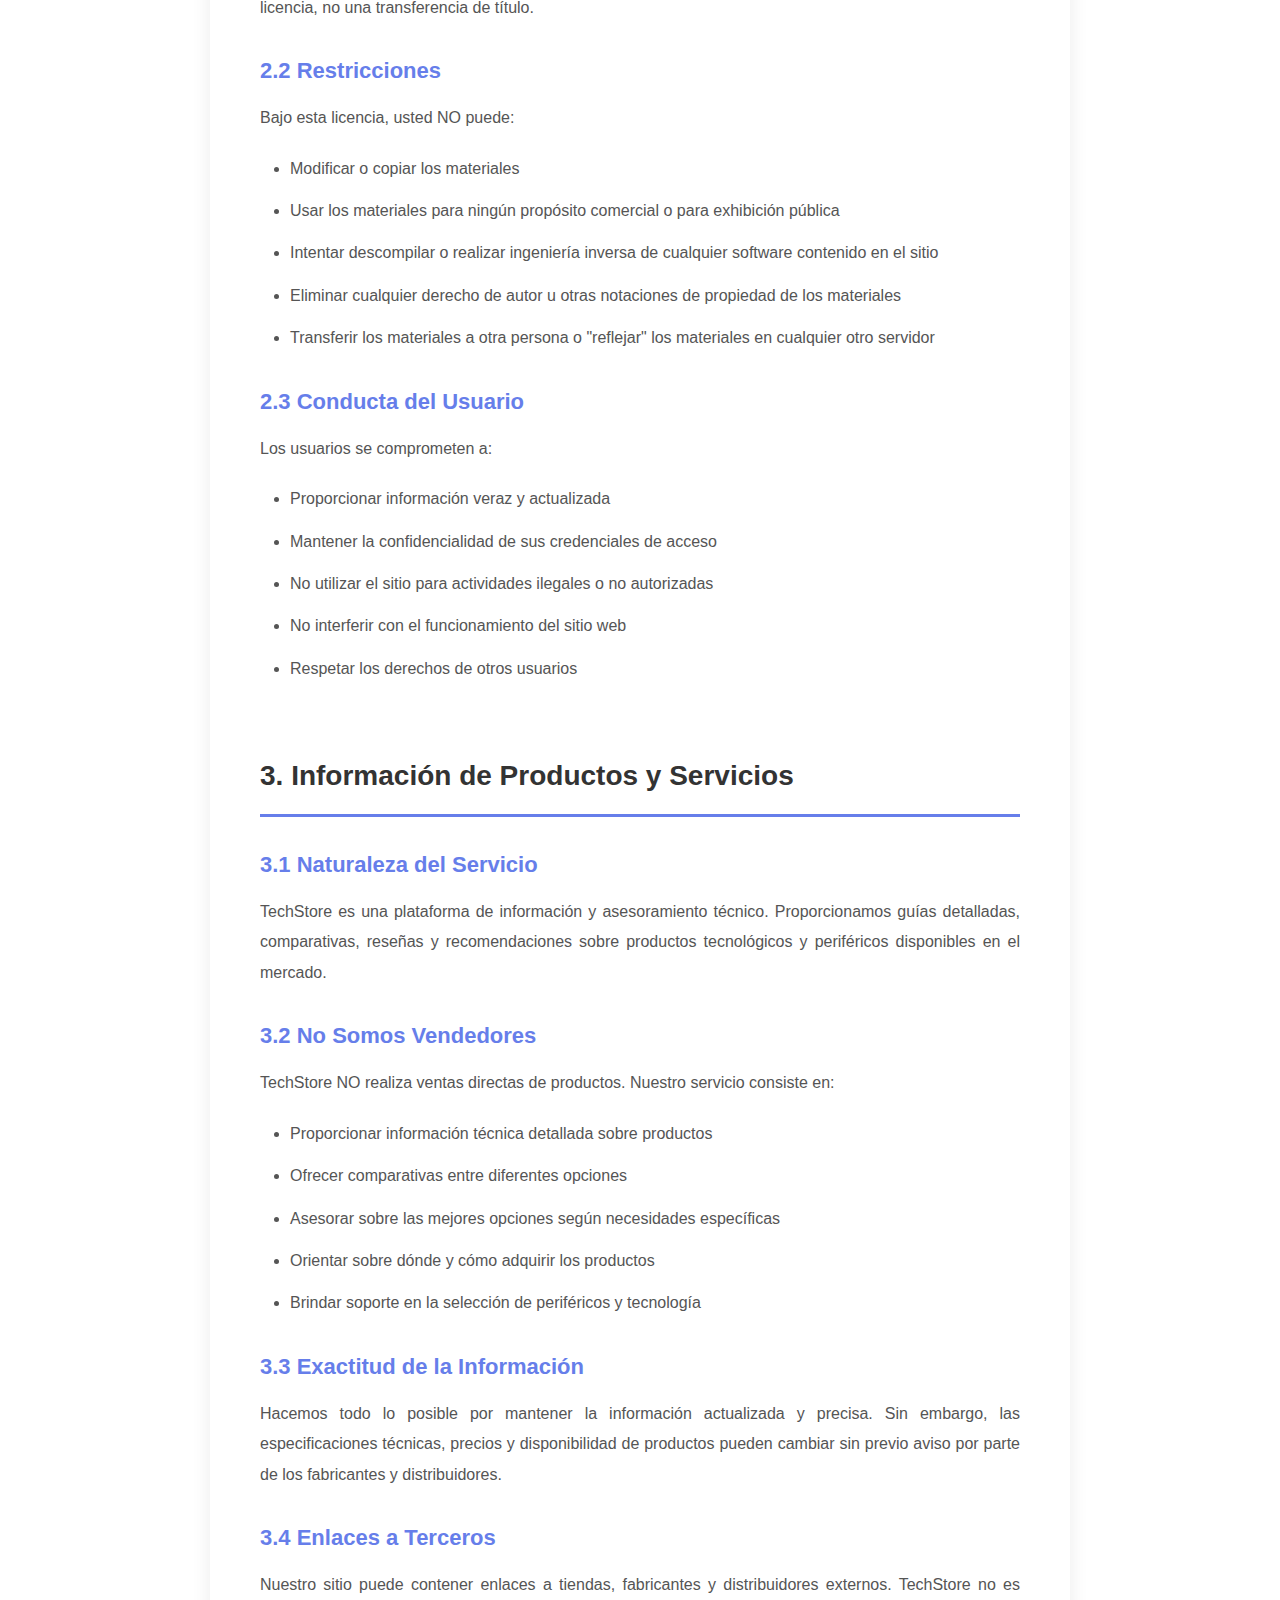
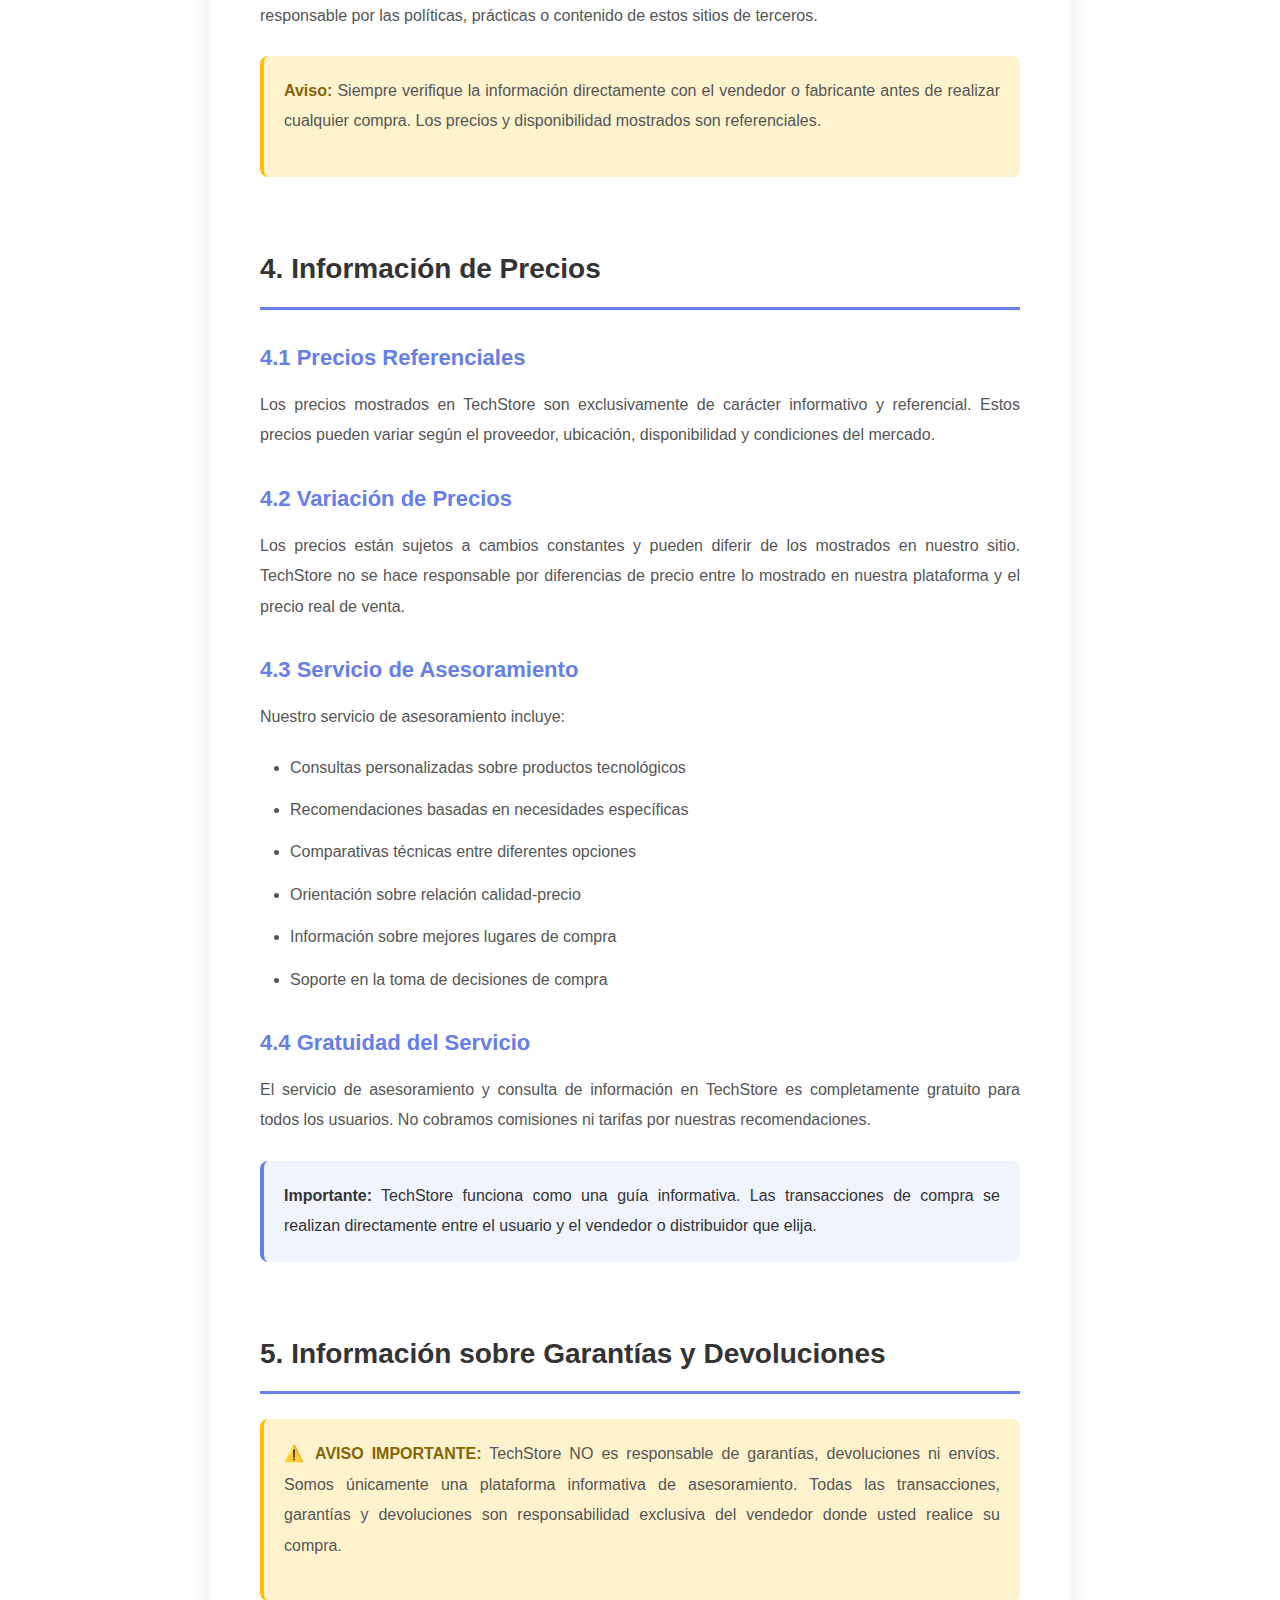
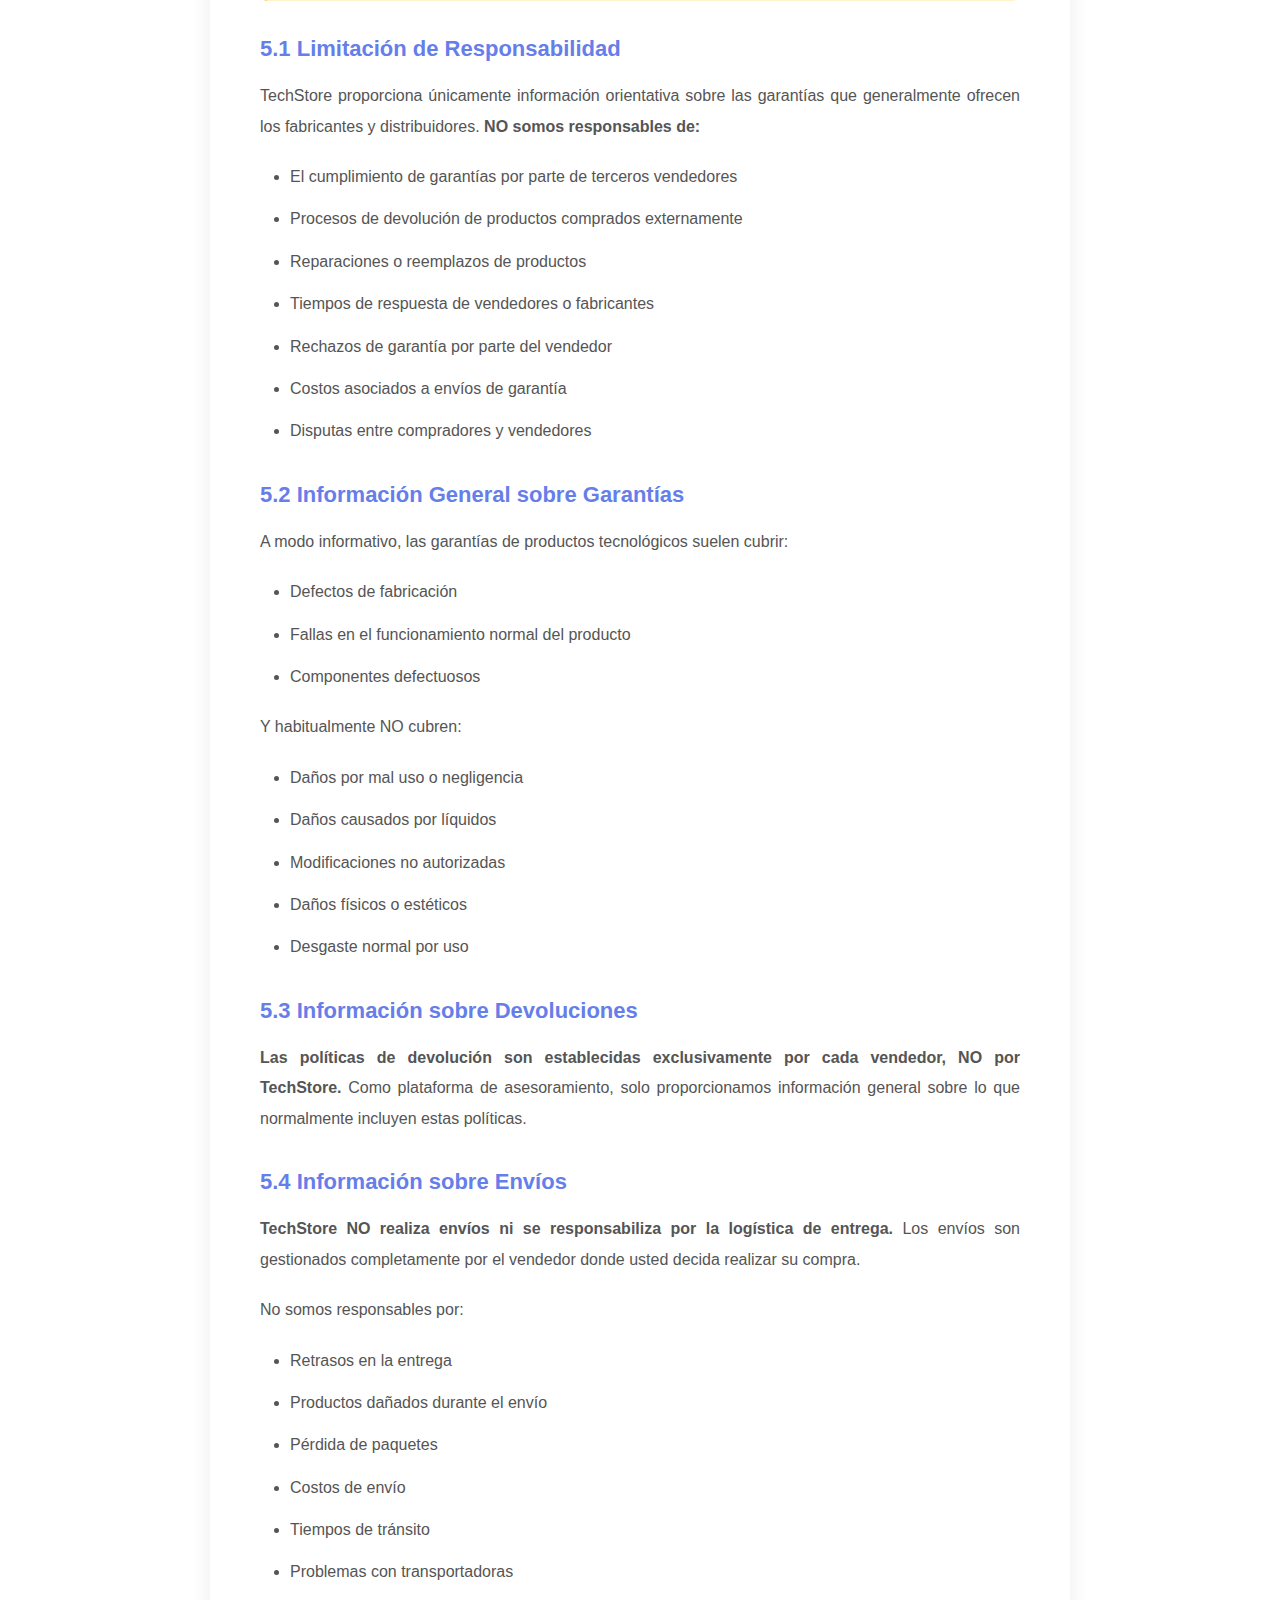
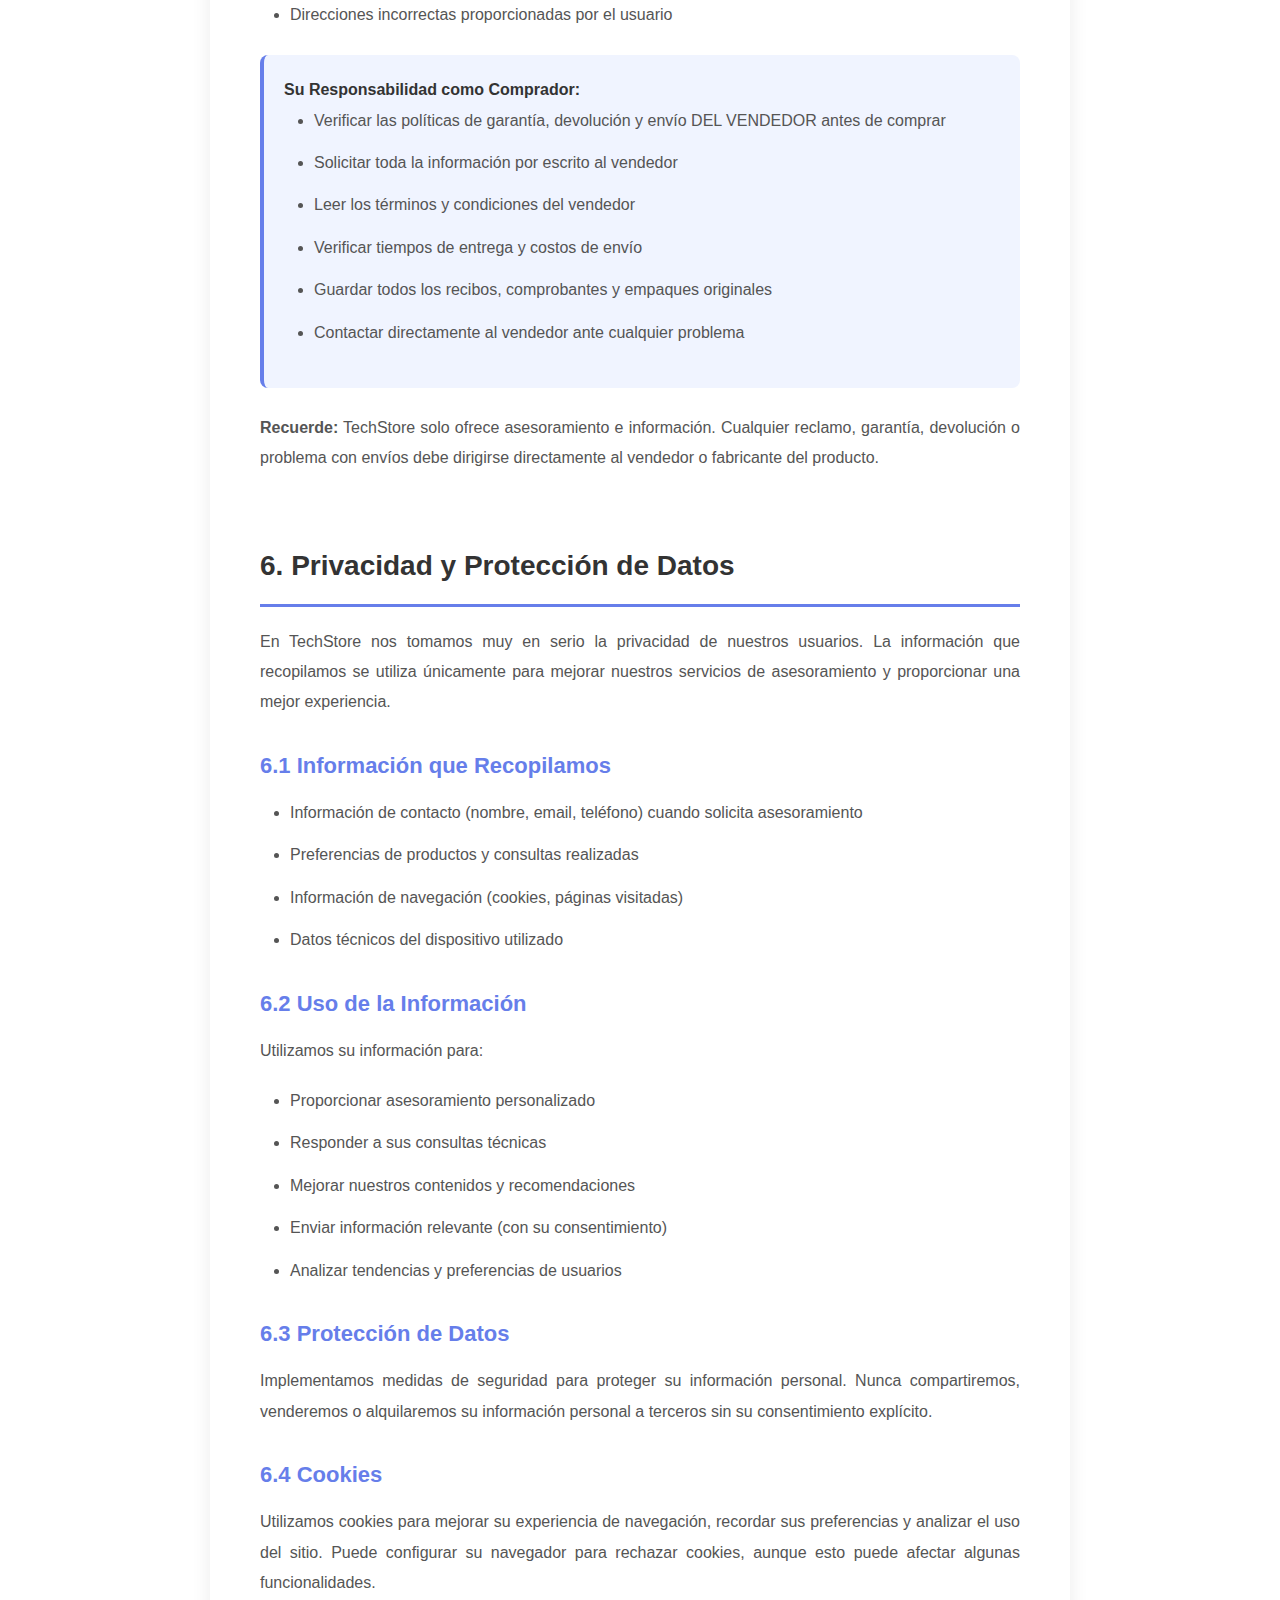
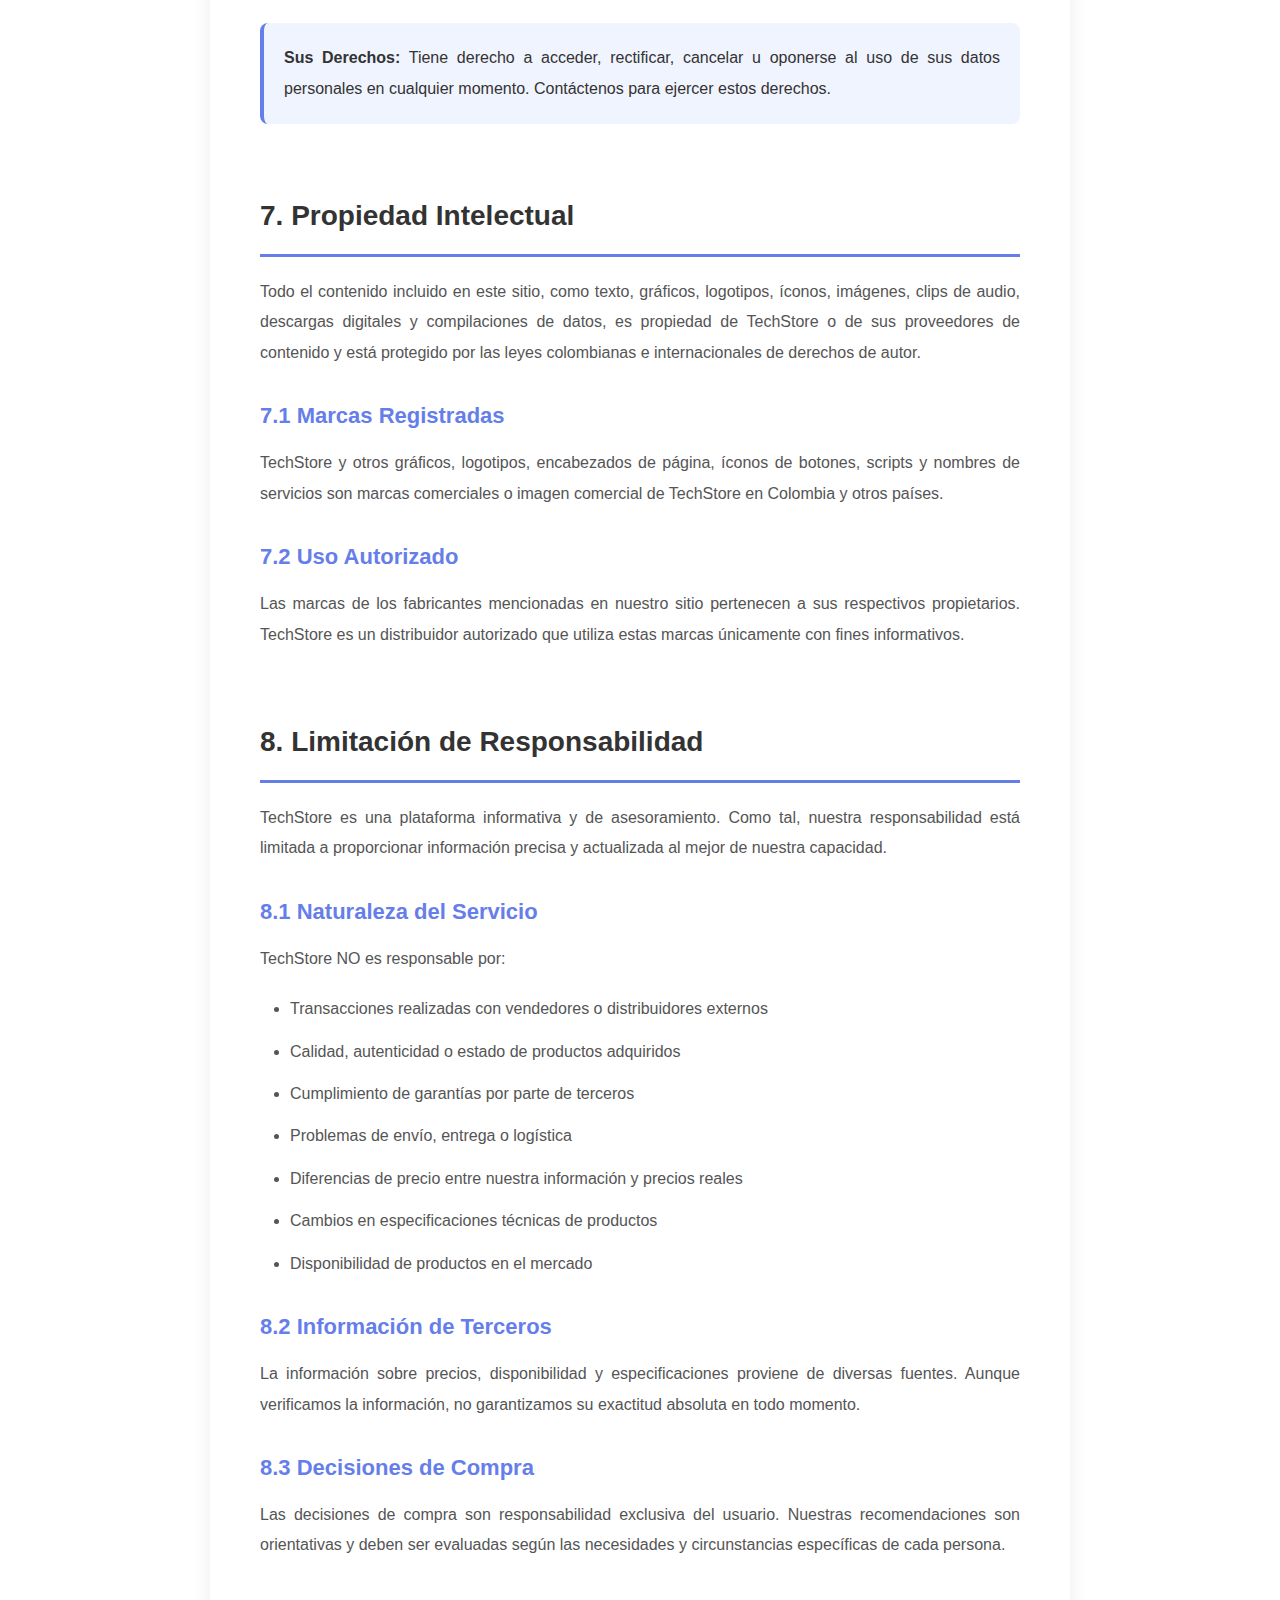
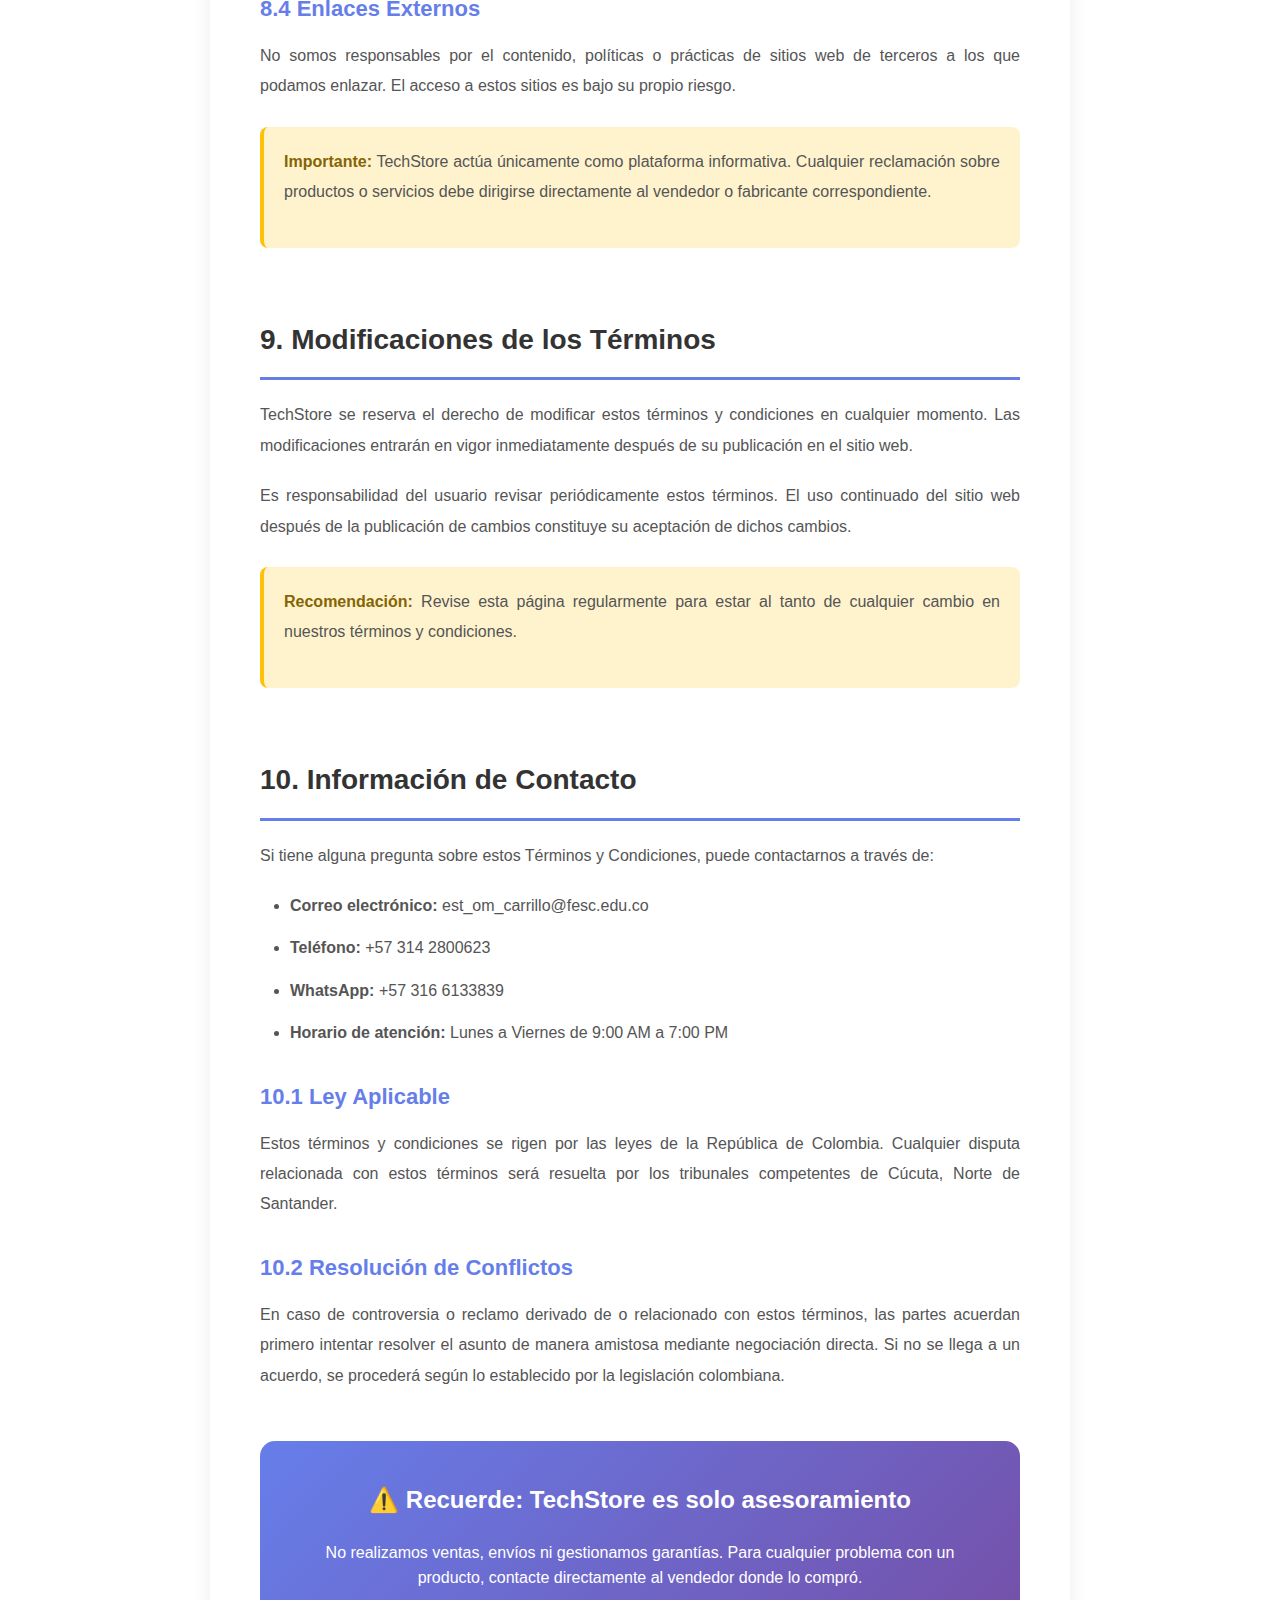
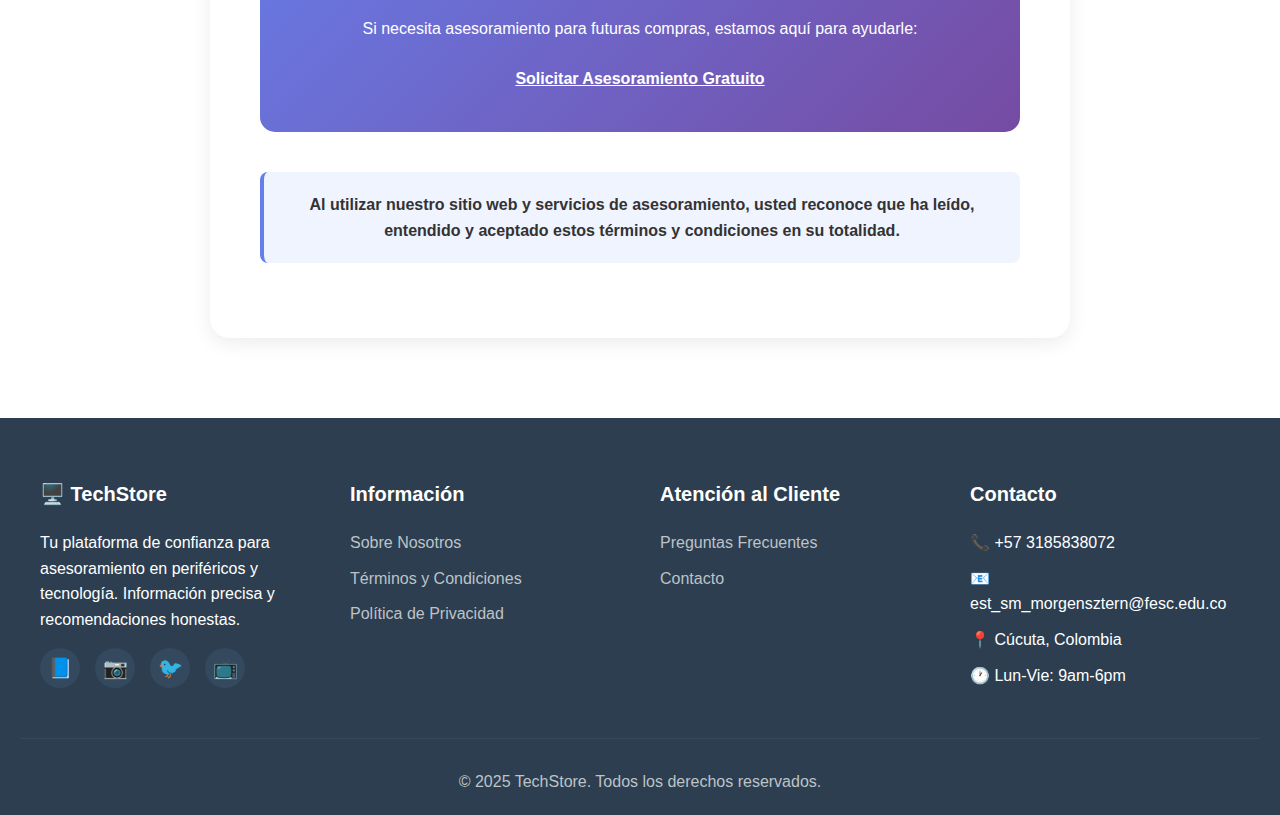
<file: terminos.html>
<!DOCTYPE html>
<html lang="es">
<head>
    <meta charset="UTF-8">
    <meta name="viewport" content="width=device-width, initial-scale=1.0">
    <title>Términos y Condiciones - TechStore</title>
    <link rel="stylesheet" href="styles.css">
    <style>
        .terms-hero {
            background: linear-gradient(135deg, #667eea 0%, #764ba2 100%);
            color: white;
            padding: 60px 20px;
            text-align: center;
        }

        .terms-hero h1 {
            font-size: 42px;
            margin-bottom: 15px;
        }

        .terms-hero p {
            font-size: 18px;
            opacity: 0.95;
        }

        .terms-container {
            max-width: 900px;
            margin: 0 auto;
            padding: 80px 20px;
        }

        .last-update {
            text-align: center;
            color: #666;
            font-size: 14px;
            margin-bottom: 40px;
            padding: 15px;
            background: #f8f9fa;
            border-radius: 10px;
        }

        .terms-nav {
            background: white;
            padding: 25px;
            border-radius: 15px;
            box-shadow: 0 5px 15px rgba(0,0,0,0.08);
            margin-bottom: 40px;
        }

        .terms-nav h3 {
            font-size: 18px;
            margin-bottom: 15px;
            color: #333;
        }

        .terms-nav ul {
            list-style: none;
            display: grid;
            grid-template-columns: repeat(auto-fit, minmax(200px, 1fr));
            gap: 10px;
        }

        .terms-nav a {
            color: #667eea;
            text-decoration: none;
            font-size: 14px;
            padding: 8px 12px;
            border-radius: 8px;
            transition: background 0.3s;
            display: block;
        }

        .terms-nav a:hover {
            background: #f0f0f0;
        }

        .terms-content {
            background: white;
            padding: 50px;
            border-radius: 20px;
            box-shadow: 0 5px 20px rgba(0,0,0,0.08);
        }

        .terms-section {
            margin-bottom: 50px;
            padding-top: 20px;
        }

        .terms-section:last-child {
            margin-bottom: 0;
        }

        .terms-section h2 {
            font-size: 28px;
            color: #333;
            margin-bottom: 20px;
            padding-bottom: 15px;
            border-bottom: 3px solid #667eea;
        }

        .terms-section h3 {
            font-size: 22px;
            color: #667eea;
            margin: 30px 0 15px;
        }

        .terms-section p {
            color: #555;
            line-height: 1.9;
            margin-bottom: 20px;
            font-size: 16px;
            text-align: justify;
        }

        .terms-section ul, .terms-section ol {
            color: #555;
            line-height: 1.9;
            margin-bottom: 20px;
            padding-left: 30px;
        }

        .terms-section li {
            margin-bottom: 12px;
            font-size: 16px;
        }

        .highlight-box {
            background: #f0f4ff;
            border-left: 4px solid #667eea;
            padding: 20px;
            margin: 25px 0;
            border-radius: 8px;
        }

        .highlight-box p {
            margin-bottom: 0;
            color: #333;
        }

        .warning-box {
            background: #fff3cd;
            border-left: 4px solid #ffc107;
            padding: 20px;
            margin: 25px 0;
            border-radius: 8px;
        }

        .warning-box strong {
            color: #856404;
        }

        .contact-box {
            background: linear-gradient(135deg, #667eea 0%, #764ba2 100%);
            color: white;
            padding: 40px;
            border-radius: 15px;
            text-align: center;
            margin-top: 50px;
        }

        .contact-box h3 {
            font-size: 24px;
            margin-bottom: 20px;
        }

        .contact-box p {
            margin-bottom: 25px;
            font-size: 16px;
        }

        .contact-box a {
            color: white;
            text-decoration: underline;
            font-weight: 600;
        }

        .btn-accept {
            display: inline-block;
            background: white;
            color: #764ba2;
            padding: 15px 40px;
            border-radius: 30px;
            text-decoration: none;
            font-weight: bold;
            transition: transform 0.3s;
        }

        .btn-accept:hover {
            transform: translateY(-3px);
        }

        @media (max-width: 768px) {
            .terms-hero h1 {
                font-size: 32px;
            }

            .terms-content {
                padding: 30px 20px;
            }

            .terms-section h2 {
                font-size: 24px;
            }

            .terms-section h3 {
                font-size: 20px;
            }

            .terms-nav {
                position: static;
            }

            .terms-nav ul {
                grid-template-columns: 1fr;
            }
        }
    </style>
</head>
<body>
    <!-- Header Top -->
    <div class="header-top">
        Expertos en hardware, aliados de tu bolsillo.💸
    </div>

    <!-- Header -->
    <header>
        <nav>
            <div class="logo">🖥️ TechStore</div>
            
            <button class="mobile-menu-btn" onclick="toggleMenu()">☰</button>
            
            <ul class="nav-links" id="navLinks">
                <li><a href="index.html">Inicio</a></li>
                <li><a href="index.html#productos">Productos</a></li>
                <li><a href="ofertas.html">Ofertas</a></li>
                <li><a href="marcas.html">Marcas</a></li>
                <li><a href="contacto.html">Contacto</a></li>
            </ul>

            <div class="nav-icons">
                <button class="icon-btn" onclick="window.location.href='index.html'">🔍</button>
                <button class="icon-btn" onclick="window.location.href='comparar.html'" title="Comparar productos">⚖️</button>
            </div>
        </nav>
    </header>

    <!-- Hero -->
    <section class="terms-hero">
        <h1>📋 Términos y Condiciones</h1>
        <p>Por favor, lea cuidadosamente antes de usar nuestros servicios de asesoramiento</p>
    </section>

    <!-- Contenedor de Términos -->
    <div class="terms-container">
        <div class="last-update">
            📅 Última actualización: 22 de noviembre de 2025
        </div>

        <!-- Navegación rápida -->
        <div class="terms-nav">
            <h3>Navegación Rápida</h3>
            <ul>
                <li><a href="#aceptacion">1. Aceptación</a></li>
                <li><a href="#uso">2. Uso del Sitio</a></li>
                <li><a href="#productos">3. Información</a></li>
                <li><a href="#precios">4. Precios</a></li>
                <li><a href="#garantias">5. Garantías y Envíos</a></li>
                <li><a href="#privacidad">6. Privacidad</a></li>
                <li><a href="#propiedad">7. Propiedad Intelectual</a></li>
                <li><a href="#limitacion">8. Limitación</a></li>
                <li><a href="#modificaciones">9. Modificaciones</a></li>
                <li><a href="#contacto">10. Contacto</a></li>
            </ul>
        </div>

        <div class="terms-content">
            <!-- Sección 1 -->
            <div class="terms-section" id="aceptacion">
                <h2>1. Aceptación de los Términos</h2>
                <p>
                    Bienvenido a TechStore, su plataforma de asesoramiento y guía de compra en periféricos y tecnología. Al acceder y utilizar este sitio web, usted acepta estar sujeto a estos términos y condiciones de uso, todas las leyes y regulaciones aplicables.
                </p>
                <p>
                    TechStore es una plataforma informativa que proporciona asesoramiento, comparativas y guías para ayudarle a tomar decisiones informadas sobre la compra de productos tecnológicos. No realizamos ventas directas, sino que orientamos a nuestros usuarios hacia las mejores opciones del mercado.
                </p>
                <div class="highlight-box">
                    <p><strong>Importante:</strong> Al utilizar nuestros servicios de asesoramiento y consultar información en nuestro sitio, usted acepta automáticamente estos términos y condiciones.</p>
                </div>
            </div>

            <!-- Sección 2 -->
            <div class="terms-section" id="uso">
                <h2>2. Uso del Sitio Web</h2>
                <h3>2.1 Licencia de Uso</h3>
                <p>
                    Se le otorga permiso para descargar temporalmente una copia de los materiales en el sitio web de TechStore para visualización transitoria personal y no comercial únicamente. Esta es la concesión de una licencia, no una transferencia de título.
                </p>
                
                <h3>2.2 Restricciones</h3>
                <p>Bajo esta licencia, usted NO puede:</p>
                <ul>
                    <li>Modificar o copiar los materiales</li>
                    <li>Usar los materiales para ningún propósito comercial o para exhibición pública</li>
                    <li>Intentar descompilar o realizar ingeniería inversa de cualquier software contenido en el sitio</li>
                    <li>Eliminar cualquier derecho de autor u otras notaciones de propiedad de los materiales</li>
                    <li>Transferir los materiales a otra persona o "reflejar" los materiales en cualquier otro servidor</li>
                </ul>

                <h3>2.3 Conducta del Usuario</h3>
                <p>Los usuarios se comprometen a:</p>
                <ul>
                    <li>Proporcionar información veraz y actualizada</li>
                    <li>Mantener la confidencialidad de sus credenciales de acceso</li>
                    <li>No utilizar el sitio para actividades ilegales o no autorizadas</li>
                    <li>No interferir con el funcionamiento del sitio web</li>
                    <li>Respetar los derechos de otros usuarios</li>
                </ul>
            </div>

            <!-- Sección 3 -->
            <div class="terms-section" id="productos">
                <h2>3. Información de Productos y Servicios</h2>
                <h3>3.1 Naturaleza del Servicio</h3>
                <p>
                    TechStore es una plataforma de información y asesoramiento técnico. Proporcionamos guías detalladas, comparativas, reseñas y recomendaciones sobre productos tecnológicos y periféricos disponibles en el mercado.
                </p>
                
                <h3>3.2 No Somos Vendedores</h3>
                <p>
                    TechStore NO realiza ventas directas de productos. Nuestro servicio consiste en:
                </p>
                <ul>
                    <li>Proporcionar información técnica detallada sobre productos</li>
                    <li>Ofrecer comparativas entre diferentes opciones</li>
                    <li>Asesorar sobre las mejores opciones según necesidades específicas</li>
                    <li>Orientar sobre dónde y cómo adquirir los productos</li>
                    <li>Brindar soporte en la selección de periféricos y tecnología</li>
                </ul>

                <h3>3.3 Exactitud de la Información</h3>
                <p>
                    Hacemos todo lo posible por mantener la información actualizada y precisa. Sin embargo, las especificaciones técnicas, precios y disponibilidad de productos pueden cambiar sin previo aviso por parte de los fabricantes y distribuidores.
                </p>

                <h3>3.4 Enlaces a Terceros</h3>
                <p>
                    Nuestro sitio puede contener enlaces a tiendas, fabricantes y distribuidores externos. TechStore no es responsable por las políticas, prácticas o contenido de estos sitios de terceros.
                </p>

                <div class="warning-box">
                    <p><strong>Aviso:</strong> Siempre verifique la información directamente con el vendedor o fabricante antes de realizar cualquier compra. Los precios y disponibilidad mostrados son referenciales.</p>
                </div>
            </div>

            <!-- Sección 4 -->
            <div class="terms-section" id="precios">
                <h2>4. Información de Precios</h2>
                <h3>4.1 Precios Referenciales</h3>
                <p>
                    Los precios mostrados en TechStore son exclusivamente de carácter informativo y referencial. Estos precios pueden variar según el proveedor, ubicación, disponibilidad y condiciones del mercado.
                </p>

                <h3>4.2 Variación de Precios</h3>
                <p>
                    Los precios están sujetos a cambios constantes y pueden diferir de los mostrados en nuestro sitio. TechStore no se hace responsable por diferencias de precio entre lo mostrado en nuestra plataforma y el precio real de venta.
                </p>

                <h3>4.3 Servicio de Asesoramiento</h3>
                <p>
                    Nuestro servicio de asesoramiento incluye:
                </p>
                <ul>
                    <li>Consultas personalizadas sobre productos tecnológicos</li>
                    <li>Recomendaciones basadas en necesidades específicas</li>
                    <li>Comparativas técnicas entre diferentes opciones</li>
                    <li>Orientación sobre relación calidad-precio</li>
                    <li>Información sobre mejores lugares de compra</li>
                    <li>Soporte en la toma de decisiones de compra</li>
                </ul>

                <h3>4.4 Gratuidad del Servicio</h3>
                <p>
                    El servicio de asesoramiento y consulta de información en TechStore es completamente gratuito para todos los usuarios. No cobramos comisiones ni tarifas por nuestras recomendaciones.
                </p>

                <div class="highlight-box">
                    <p><strong>Importante:</strong> TechStore funciona como una guía informativa. Las transacciones de compra se realizan directamente entre el usuario y el vendedor o distribuidor que elija.</p>
                </div>
            </div>

            <!-- Sección 5 -->
            <div class="terms-section" id="garantias">
                <h2>5. Información sobre Garantías y Devoluciones</h2>
                
                <div class="warning-box">
                    <p><strong>⚠️ AVISO IMPORTANTE:</strong> TechStore NO es responsable de garantías, devoluciones ni envíos. Somos únicamente una plataforma informativa de asesoramiento. Todas las transacciones, garantías y devoluciones son responsabilidad exclusiva del vendedor donde usted realice su compra.</p>
                </div>

                <h3>5.1 Limitación de Responsabilidad</h3>
                <p>
                    TechStore proporciona únicamente información orientativa sobre las garantías que generalmente ofrecen los fabricantes y distribuidores. <strong>NO somos responsables de:</strong>
                </p>
                <ul>
                    <li>El cumplimiento de garantías por parte de terceros vendedores</li>
                    <li>Procesos de devolución de productos comprados externamente</li>
                    <li>Reparaciones o reemplazos de productos</li>
                    <li>Tiempos de respuesta de vendedores o fabricantes</li>
                    <li>Rechazos de garantía por parte del vendedor</li>
                    <li>Costos asociados a envíos de garantía</li>
                    <li>Disputas entre compradores y vendedores</li>
                </ul>

                <h3>5.2 Información General sobre Garantías</h3>
                <p>A modo informativo, las garantías de productos tecnológicos suelen cubrir:</p>
                <ul>
                    <li>Defectos de fabricación</li>
                    <li>Fallas en el funcionamiento normal del producto</li>
                    <li>Componentes defectuosos</li>
                </ul>

                <p>Y habitualmente NO cubren:</p>
                <ul>
                    <li>Daños por mal uso o negligencia</li>
                    <li>Daños causados por líquidos</li>
                    <li>Modificaciones no autorizadas</li>
                    <li>Daños físicos o estéticos</li>
                    <li>Desgaste normal por uso</li>
                </ul>

                <h3>5.3 Información sobre Devoluciones</h3>
                <p>
                    <strong>Las políticas de devolución son establecidas exclusivamente por cada vendedor, NO por TechStore.</strong> Como plataforma de asesoramiento, solo proporcionamos información general sobre lo que normalmente incluyen estas políticas.
                </p>

                <h3>5.4 Información sobre Envíos</h3>
                <p>
                    <strong>TechStore NO realiza envíos ni se responsabiliza por la logística de entrega.</strong> Los envíos son gestionados completamente por el vendedor donde usted decida realizar su compra.
                </p>
                <p>
                    No somos responsables por:
                </p>
                <ul>
                    <li>Retrasos en la entrega</li>
                    <li>Productos dañados durante el envío</li>
                    <li>Pérdida de paquetes</li>
                    <li>Costos de envío</li>
                    <li>Tiempos de tránsito</li>
                    <li>Problemas con transportadoras</li>
                    <li>Direcciones incorrectas proporcionadas por el usuario</li>
                </ul>

                <div class="highlight-box">
                    <p><strong>Su Responsabilidad como Comprador:</strong></p>
                    <ul>
                        <li>Verificar las políticas de garantía, devolución y envío DEL VENDEDOR antes de comprar</li>
                        <li>Solicitar toda la información por escrito al vendedor</li>
                        <li>Leer los términos y condiciones del vendedor</li>
                        <li>Verificar tiempos de entrega y costos de envío</li>
                        <li>Guardar todos los recibos, comprobantes y empaques originales</li>
                        <li>Contactar directamente al vendedor ante cualquier problema</li>
                    </ul>
                </div>

                <p style="margin-top: 20px;">
                    <strong>Recuerde:</strong> TechStore solo ofrece asesoramiento e información. Cualquier reclamo, garantía, devolución o problema con envíos debe dirigirse directamente al vendedor o fabricante del producto.
                </p>
            </div>

            <!-- Sección 6 -->
            <div class="terms-section" id="privacidad">
                <h2>6. Privacidad y Protección de Datos</h2>
                <p>
                    En TechStore nos tomamos muy en serio la privacidad de nuestros usuarios. La información que recopilamos se utiliza únicamente para mejorar nuestros servicios de asesoramiento y proporcionar una mejor experiencia.
                </p>

                <h3>6.1 Información que Recopilamos</h3>
                <ul>
                    <li>Información de contacto (nombre, email, teléfono) cuando solicita asesoramiento</li>
                    <li>Preferencias de productos y consultas realizadas</li>
                    <li>Información de navegación (cookies, páginas visitadas)</li>
                    <li>Datos técnicos del dispositivo utilizado</li>
                </ul>

                <h3>6.2 Uso de la Información</h3>
                <p>Utilizamos su información para:</p>
                <ul>
                    <li>Proporcionar asesoramiento personalizado</li>
                    <li>Responder a sus consultas técnicas</li>
                    <li>Mejorar nuestros contenidos y recomendaciones</li>
                    <li>Enviar información relevante (con su consentimiento)</li>
                    <li>Analizar tendencias y preferencias de usuarios</li>
                </ul>

                <h3>6.3 Protección de Datos</h3>
                <p>
                    Implementamos medidas de seguridad para proteger su información personal. Nunca compartiremos, venderemos o alquilaremos su información personal a terceros sin su consentimiento explícito.
                </p>

                <h3>6.4 Cookies</h3>
                <p>
                    Utilizamos cookies para mejorar su experiencia de navegación, recordar sus preferencias y analizar el uso del sitio. Puede configurar su navegador para rechazar cookies, aunque esto puede afectar algunas funcionalidades.
                </p>

                <div class="highlight-box">
                    <p><strong>Sus Derechos:</strong> Tiene derecho a acceder, rectificar, cancelar u oponerse al uso de sus datos personales en cualquier momento. Contáctenos para ejercer estos derechos.</p>
                </div>
            </div>

            <!-- Sección 7 -->
            <div class="terms-section" id="propiedad">
                <h2>7. Propiedad Intelectual</h2>
                <p>
                    Todo el contenido incluido en este sitio, como texto, gráficos, logotipos, íconos, imágenes, clips de audio, descargas digitales y compilaciones de datos, es propiedad de TechStore o de sus proveedores de contenido y está protegido por las leyes colombianas e internacionales de derechos de autor.
                </p>

                <h3>7.1 Marcas Registradas</h3>
                <p>
                    TechStore y otros gráficos, logotipos, encabezados de página, íconos de botones, scripts y nombres de servicios son marcas comerciales o imagen comercial de TechStore en Colombia y otros países.
                </p>

                <h3>7.2 Uso Autorizado</h3>
                <p>
                    Las marcas de los fabricantes mencionadas en nuestro sitio pertenecen a sus respectivos propietarios. TechStore es un distribuidor autorizado que utiliza estas marcas únicamente con fines informativos.
                </p>
            </div>

            <!-- Sección 8 -->
            <div class="terms-section" id="limitacion">
                <h2>8. Limitación de Responsabilidad</h2>
                <p>
                    TechStore es una plataforma informativa y de asesoramiento. Como tal, nuestra responsabilidad está limitada a proporcionar información precisa y actualizada al mejor de nuestra capacidad.
                </p>

                <h3>8.1 Naturaleza del Servicio</h3>
                <p>
                    TechStore NO es responsable por:
                </p>
                <ul>
                    <li>Transacciones realizadas con vendedores o distribuidores externos</li>
                    <li>Calidad, autenticidad o estado de productos adquiridos</li>
                    <li>Cumplimiento de garantías por parte de terceros</li>
                    <li>Problemas de envío, entrega o logística</li>
                    <li>Diferencias de precio entre nuestra información y precios reales</li>
                    <li>Cambios en especificaciones técnicas de productos</li>
                    <li>Disponibilidad de productos en el mercado</li>
                </ul>

                <h3>8.2 Información de Terceros</h3>
                <p>
                    La información sobre precios, disponibilidad y especificaciones proviene de diversas fuentes. Aunque verificamos la información, no garantizamos su exactitud absoluta en todo momento.
                </p>

                <h3>8.3 Decisiones de Compra</h3>
                <p>
                    Las decisiones de compra son responsabilidad exclusiva del usuario. Nuestras recomendaciones son orientativas y deben ser evaluadas según las necesidades y circunstancias específicas de cada persona.
                </p>

                <h3>8.4 Enlaces Externos</h3>
                <p>
                    No somos responsables por el contenido, políticas o prácticas de sitios web de terceros a los que podamos enlazar. El acceso a estos sitios es bajo su propio riesgo.
                </p>

                <div class="warning-box">
                    <p><strong>Importante:</strong> TechStore actúa únicamente como plataforma informativa. Cualquier reclamación sobre productos o servicios debe dirigirse directamente al vendedor o fabricante correspondiente.</p>
                </div>
            </div>

            <!-- Sección 9 -->
            <div class="terms-section" id="modificaciones">
                <h2>9. Modificaciones de los Términos</h2>
                <p>
                    TechStore se reserva el derecho de modificar estos términos y condiciones en cualquier momento. Las modificaciones entrarán en vigor inmediatamente después de su publicación en el sitio web.
                </p>
                
                <p>
                    Es responsabilidad del usuario revisar periódicamente estos términos. El uso continuado del sitio web después de la publicación de cambios constituye su aceptación de dichos cambios.
                </p>

                <div class="warning-box">
                    <p><strong>Recomendación:</strong> Revise esta página regularmente para estar al tanto de cualquier cambio en nuestros términos y condiciones.</p>
                </div>
            </div>

            <!-- Sección 10 -->
            <div class="terms-section" id="contacto">
                <h2>10. Información de Contacto</h2>
                <p>
                    Si tiene alguna pregunta sobre estos Términos y Condiciones, puede contactarnos a través de:
                </p>
                
                <ul>
                    <li><strong>Correo electrónico:</strong> est_om_carrillo@fesc.edu.co</li>
                    <li><strong>Teléfono:</strong> +57 314 2800623</li>
                    <li><strong>WhatsApp:</strong> +57 316 6133839</li>
                    <li><strong>Horario de atención:</strong> Lunes a Viernes de 9:00 AM a 7:00 PM</li>
                </ul>

                <h3>10.1 Ley Aplicable</h3>
                <p>
                    Estos términos y condiciones se rigen por las leyes de la República de Colombia. Cualquier disputa relacionada con estos términos será resuelta por los tribunales competentes de Cúcuta, Norte de Santander.
                </p>

                <h3>10.2 Resolución de Conflictos</h3>
                <p>
                    En caso de controversia o reclamo derivado de o relacionado con estos términos, las partes acuerdan primero intentar resolver el asunto de manera amistosa mediante negociación directa. Si no se llega a un acuerdo, se procederá según lo establecido por la legislación colombiana.
                </p>
            </div>

            <!-- Caja de Contacto -->
            <div class="contact-box">
                <h3>⚠️ Recuerde: TechStore es solo asesoramiento</h3>
                <p>No realizamos ventas, envíos ni gestionamos garantías. Para cualquier problema con un producto, contacte directamente al vendedor donde lo compró.</p>
                <p style="margin-top: 20px; font-size: 16px;">Si necesita asesoramiento para futuras compras, estamos aquí para ayudarle:</p>
                <a href="contacto.html" class="btn-solicitar">Solicitar Asesoramiento Gratuito</a>

            </div>

            <!-- Última nota -->
            <div class="highlight-box" style="margin-top: 40px;">
                <p style="text-align: center;">
                    <strong>Al utilizar nuestro sitio web y servicios de asesoramiento, usted reconoce que ha leído, entendido y aceptado estos términos y condiciones en su totalidad.</strong>
                </p>
            </div>
        </div>
    </div>

    <!-- Footer -->
    <footer>
        <div class="footer-content">
            <div class="footer-section">
                <h3>🖥️ TechStore</h3>
                <p>Tu plataforma de confianza para asesoramiento en periféricos y tecnología. Información precisa y recomendaciones honestas.</p>
                <div class="social-icons">
                    <div class="social-icon">📘</div>
                    <div class="social-icon">📷</div>
                    <div class="social-icon">🐦</div>
                    <div class="social-icon">📺</div>
                </div>
            </div>
            
            <div class="footer-section">
                <h3>Información</h3>
                <ul>
                    <li><a href="nosotros.html">Sobre Nosotros</a></li>
                    <li><a href="terminos.html">Términos y Condiciones</a></li>
                    <li><a href="faq.html">Política de Privacidad</a></li>
                </ul>
            </div>
            
            <div class="footer-section">
                <h3>Atención al Cliente</h3>
                <ul>
                    <li><a href="#">Preguntas Frecuentes</a></li>
                    <li><a href="contacto.html">Contacto</a></li>
                </ul>
            </div>
            
            <div class="footer-section">
                <h3>Contacto</h3>
                <ul>
                    <li>📞 +57 3185838072</li>
                    <li>📧est_sm_morgensztern@fesc.edu.co</li>
                    <li>📍 Cúcuta, Colombia</li>
                    <li>🕐 Lun-Vie: 9am-6pm</li>
                </ul>
            </div>
        </div>
        
        <div class="footer-bottom">
            <p>&copy; 2025 TechStore. Todos los derechos reservados.</p>
        </div>
    </footer>

    <script>
        function toggleMenu() {
            const navLinks = document.getElementById('navLinks');
            navLinks.classList.toggle('active');
        }

        // Smooth scroll para los enlaces de navegación
        document.querySelectorAll('.terms-nav a').forEach(anchor => {
            anchor.addEventListener('click', function (e) {
                e.preventDefault();
                const target = document.querySelector(this.getAttribute('href'));
                if (target) {
                    target.scrollIntoView({
                        behavior: 'smooth',
                        block: 'start'
                    });
                }
            });
        });
    </script>
</body>
</html>
</file>
<file: styles.css>
* {
    margin: 0;
    padding: 0;
    box-sizing: border-box;
}

/* Estilos para botones de acción en productos */
.product-actions {
    display: flex;
    gap: 10px;
    margin-top: 15px;
}

.btn-add-cart {
    flex: 1;
    background: linear-gradient(135deg, #667eea 0%, #764ba2 100%);
    color: white;
    padding: 12px 20px;
    border: none;
    border-radius: 8px;
    font-weight: bold;
    cursor: pointer;
    transition: transform 0.3s, box-shadow 0.3s;
}

.btn-add-cart:hover {
    transform: translateY(-2px);
    box-shadow: 0 5px 15px rgba(102, 126, 234, 0.3);
}

.btn-compare-quick {
    width: 45px;
    height: 45px;
    background: white;
    color: #667eea;
    border: 2px solid #667eea;
    border-radius: 8px;
    font-size: 18px;
    cursor: pointer;
    transition: all 0.3s;
    display: flex;
    align-items: center;
    justify-content: center;
}

.btn-compare-quick:hover {
    background: #667eea;
    color: white;
    transform: scale(1.1);
}

/* Badge de comparación en header */
.compare-btn {
    position: relative;
}

.compare-badge {
    position: absolute;
    top: -5px;
    right: -5px;
    background: #ef4444;
    color: white;
    font-size: 11px;
    font-weight: bold;
    min-width: 20px;
    height: 20px;
    border-radius: 10px;
    display: none;
    align-items: center;
    justify-content: center;
    padding: 0 5px;
}

/* Responsivo */
@media (max-width: 768px) {
    .product-actions {
        flex-direction: column;
    }
    
    .btn-compare-quick {
        width: 100%;
    }
}

body {
    font-family: 'Segoe UI', Tahoma, Geneva, Verdana, sans-serif;
    line-height: 1.6;
    color: #333;
}

/* Header */
.header-top {
    background: linear-gradient(135deg, #667eea 0%, #764ba2 100%);
    color: white;
    padding: 10px 0;
    text-align: center;
    font-size: 14px;
    font-weight: 600;
}

header {
    background: white;
    box-shadow: 0 2px 10px rgba(0,0,0,0.1);
    position: sticky;
    top: 0;
    z-index: 1000;
}

nav {
    max-width: 1200px;
    margin: 0 auto;
    display: flex;
    justify-content: space-between;
    align-items: center;
    padding: 15px 20px;
}

.logo {
    font-size: 28px;
    font-weight: bold;
    background: linear-gradient(135deg, #667eea 0%, #764ba2 100%);
    -webkit-background-clip: text;
    -webkit-text-fill-color: transparent;
    background-clip: text;
}

.nav-links {
    display: flex;
    gap: 30px;
    list-style: none;
}

.nav-links a {
    text-decoration: none;
    color: #333;
    font-weight: 500;
    transition: color 0.3s;
}

.nav-links a:hover {
    color: #667eea;
}

.nav-icons {
    display: flex;
    gap: 20px;
    align-items: center;
}

.icon-btn {
    background: none;
    border: none;
    font-size: 20px;
    cursor: pointer;
    position: relative;
    transition: transform 0.2s;
}

.icon-btn:hover {
    transform: scale(1.1);
}

.cart-count {
    position: absolute;
    top: -8px;
    right: -8px;
    background: #ff4757;
    color: white;
    border-radius: 50%;
    width: 18px;
    height: 18px;
    font-size: 11px;
    display: flex;
    align-items: center;
    justify-content: center;
}

/* Hero Banner */
.hero {
    background: linear-gradient(135deg, #667eea 0%, #764ba2 100%);
    color: white;
    padding: 80px 20px;
    text-align: center;
}

.hero h1 {
    font-size: 48px;
    margin-bottom: 20px;
}

.hero p {
    font-size: 20px;
    margin-bottom: 30px;
}

.btn-primary {
    background: white;
    color: #667eea;
    padding: 15px 40px;
    border: none;
    border-radius: 30px;
    font-size: 16px;
    font-weight: bold;
    cursor: pointer;
    transition: transform 0.3s, box-shadow 0.3s;
}

.btn-primary:hover {
    transform: translateY(-3px);
    box-shadow: 0 10px 20px rgba(0,0,0,0.2);
}

/* Container */
.container {
    max-width: 1200px;
    margin: 0 auto;
    padding: 60px 20px;
}

.section-title {
    text-align: center;
    font-size: 36px;
    margin-bottom: 50px;
    color: #333;
}

/* Categories */
.categories {
    display: grid;
    grid-template-columns: repeat(auto-fit, minmax(250px, 1fr));
    gap: 30px;
    margin-bottom: 80px;
}

.category-card {
    background: white;
    border-radius: 15px;
    padding: 40px;
    text-align: center;
    box-shadow: 0 5px 15px rgba(0,0,0,0.1);
    transition: transform 0.3s, box-shadow 0.3s;
    cursor: pointer;
}

.category-card:hover {
    transform: translateY(-10px);
    box-shadow: 0 15px 30px rgba(0,0,0,0.2);
}

.category-icon {
    font-size: 60px;
    margin-bottom: 20px;
}

.category-card h3 {
    font-size: 22px;
    margin-bottom: 10px;
}

/* Products Grid */
.products-grid {
    display: grid;
    grid-template-columns: repeat(auto-fill, minmax(280px, 1fr));
    gap: 30px;
}

.product-card {
    background: white;
    border-radius: 15px;
    overflow: hidden;
    box-shadow: 0 5px 15px rgba(0,0,0,0.1);
    transition: transform 0.3s, box-shadow 0.3s;
    cursor: pointer;
}

.product-card:hover {
    transform: translateY(-10px);
    box-shadow: 0 15px 30px rgba(0,0,0,0.2);
}

.product-image {
    width: 100%;
    height: 250px;
    background: linear-gradient(135deg, #f5f7fa 0%, #c3cfe2 100%);
    display: flex;
    align-items: center;
    justify-content: center;
    font-size: 80px;
    color: #667eea;
}

.product-info {
    padding: 20px;
}

.product-title {
    font-size: 16px;
    margin-bottom: 10px;
    color: #333;
    min-height: 48px;
}

.product-price {
    display: flex;
    align-items: center;
    gap: 10px;
    margin-bottom: 15px;
}

.price-current {
    font-size: 24px;
    font-weight: bold;
    color: #667eea;
}

.price-old {
    font-size: 16px;
    color: #999;
    text-decoration: line-through;
}

.discount-badge {
    background: #ff4757;
    color: white;
    padding: 5px 10px;
    border-radius: 20px;
    font-size: 12px;
    font-weight: bold;
}

.btn-add-cart {
    width: 100%;
    background: linear-gradient(135deg, #667eea 0%, #764ba2 100%);
    color: white;
    border: none;
    padding: 12px;
    border-radius: 8px;
    font-weight: bold;
    cursor: pointer;
    transition: opacity 0.3s;
}

.btn-add-cart:hover {
    opacity: 0.9;
}

/* Footer */
footer {
    background: #2c3e50;
    color: white;
    padding: 60px 20px 20px;
}

.footer-content {
    max-width: 1200px;
    margin: 0 auto;
    display: grid;
    grid-template-columns: repeat(auto-fit, minmax(250px, 1fr));
    gap: 40px;
    margin-bottom: 40px;
}

.footer-section h3 {
    margin-bottom: 20px;
    font-size: 20px;
}

.footer-section ul {
    list-style: none;
}

.footer-section ul li {
    margin-bottom: 10px;
}

.footer-section a {
    color: #bdc3c7;
    text-decoration: none;
    transition: color 0.3s;
}

.footer-section a:hover {
    color: white;
}

.footer-bottom {
    text-align: center;
    padding-top: 30px;
    border-top: 1px solid #34495e;
    color: #bdc3c7;
}

.social-icons {
    display: flex;
    gap: 15px;
    margin-top: 15px;
}

.social-icon {
    width: 40px;
    height: 40px;
    background: #34495e;
    border-radius: 50%;
    display: flex;
    align-items: center;
    justify-content: center;
    font-size: 20px;
    transition: background 0.3s;
    cursor: pointer;
}

.social-icon:hover {
    background: #667eea;
}

/* Mobile Menu */
.mobile-menu-btn {
    display: none;
    background: none;
    border: none;
    font-size: 24px;
    cursor: pointer;
}

/* Search Bar */
.search-container {
    display: none;
    background: white;
    padding: 20px;
    box-shadow: 0 5px 15px rgba(0,0,0,0.1);
    animation: slideDown 0.3s ease;
}

.search-container.active {
    display: block;
}

@keyframes slideDown {
    from {
        opacity: 0;
        transform: translateY(-20px);
    }
    to {
        opacity: 1;
        transform: translateY(0);
    }
}

.search-box {
    max-width: 1200px;
    margin: 0 auto;
    display: flex;
    gap: 10px;
    align-items: center;
}

#searchInput {
    flex: 1;
    padding: 15px 20px;
    border: 2px solid #667eea;
    border-radius: 30px;
    font-size: 16px;
    outline: none;
    transition: box-shadow 0.3s;
}

#searchInput:focus {
    box-shadow: 0 0 0 3px rgba(102, 126, 234, 0.2);
}

.search-close-btn {
    background: #ff4757;
    color: white;
    border: none;
    width: 40px;
    height: 40px;
    border-radius: 50%;
    font-size: 20px;
    cursor: pointer;
    transition: background 0.3s;
}

.search-close-btn:hover {
    background: #ff3838;
}

.search-info {
    text-align: center;
    margin-bottom: 30px;
    font-size: 18px;
    color: #667eea;
    font-weight: 500;
}

.no-results {
    text-align: center;
    padding: 60px 20px;
    color: #999;
}

.no-results h3 {
    font-size: 32px;
    margin-bottom: 15px;
}

.no-results p {
    font-size: 18px;
    margin-bottom: 30px;
}

.btn-secondary {
    background: #667eea;
    color: white;
    padding: 12px 30px;
    border: none;
    border-radius: 25px;
    font-size: 16px;
    font-weight: bold;
    cursor: pointer;
    transition: transform 0.3s;
}

.btn-secondary:hover {
    transform: translateY(-3px);
}

/* Responsive */
@media (max-width: 768px) {
    .nav-links {
        display: none;
        position: absolute;
        top: 100%;
        left: 0;
        right: 0;
        background: white;
        flex-direction: column;
        padding: 20px;
        box-shadow: 0 5px 15px rgba(0,0,0,0.1);
    }

    .nav-links.active {
        display: flex;
    }

    .mobile-menu-btn {
        display: block;
    }

    .hero h1 {
        font-size: 32px;
    }

    .hero p {
        font-size: 16px;
    }

    .section-title {
        font-size: 28px;
    }

    .products-grid {
        grid-template-columns: repeat(auto-fill, minmax(150px, 1fr));
        gap: 15px;
    }

    .product-image {
        height: 180px;
        font-size: 50px;
    }
}
</file>
